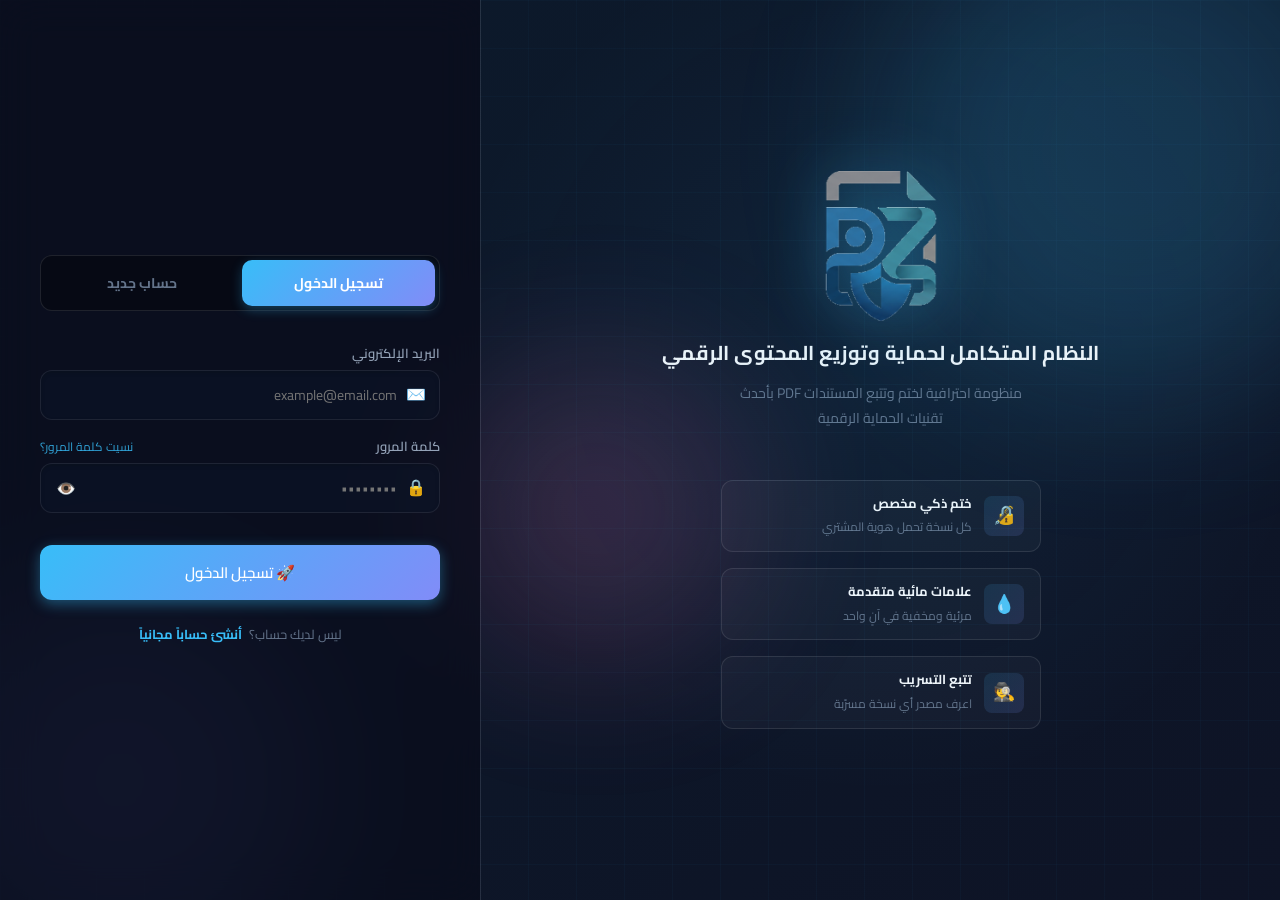
<file: frontend/pages/admin.html>
<!DOCTYPE html>
<html lang="ar" dir="rtl">

<head>
    <meta charset="UTF-8" />
    <meta name="viewport" content="width=device-width, initial-scale=1.0" />
    <title>لوحة التحكم — Z-PACT</title>
  <link rel="icon" href="/frontend/assets/logo.png">

    <!-- Fonts -->
    <link rel="preconnect" href="https://fonts.googleapis.com">
    <link href="https://fonts.googleapis.com/css2?family=Cairo:wght@400;600;700;800&family=Outfit:wght@600;800&display=swap" rel="stylesheet">


    <!-- API Core -->
    <script src="/frontend/js/api.js?v=2.1.0"></script>
    <script src="/frontend/js/chat_notif.js?v=2.1.0"></script>

    <!-- Local Libraries (Zero Tracking Prevention blocks & 100% Offline) -->
    <script src="/frontend/js/vendor/fabric.min.js"></script>
    <script src="/frontend/js/vendor/pdf.min.js"></script>
    <script>
        const pdfjsLib = window['pdfjs-dist/build/pdf'];
        if (pdfjsLib) {
            pdfjsLib.GlobalWorkerOptions.workerSrc = '/frontend/js/vendor/pdf.worker.min.js';
        }
    </script>
    <script src="/frontend/js/vendor/chart.min.js"></script>

    <!-- Global Styles -->
    <link rel="stylesheet" href="/frontend/css/global.css?v=2.1.0">

    <style>
        :root {
            --sidebar-width: 290px;
            --admin-bg-base: #070b16;
            --admin-surface: rgba(13, 20, 38, 0.78);
            --admin-surface-hover: rgba(22, 33, 62, 0.85);
            --admin-border: rgba(255, 255, 255, 0.08);
            --admin-border-glow: rgba(56, 189, 248, 0.3);
            --admin-primary: #38bdf8;
            --admin-secondary: #818cf8;
            --admin-emerald: #10b981;
            --admin-amber: #f59e0b;
            --admin-purple: #a855f7;
            --admin-rose: #f43f5e;
        }

        * {
            box-sizing: border-box;
        }

        body {
            display: flex;
            background: var(--admin-bg-base);
            background-image: 
                radial-gradient(circle at 15% 15%, rgba(56, 189, 248, 0.07) 0%, transparent 45%),
                radial-gradient(circle at 85% 85%, rgba(129, 140, 248, 0.07) 0%, transparent 45%),
                linear-gradient(rgba(255, 255, 255, 0.018) 1px, transparent 1px),
                linear-gradient(90deg, rgba(255, 255, 255, 0.018) 1px, transparent 1px);
            background-size: 100% 100%, 100% 100%, 48px 48px, 48px 48px;
            background-attachment: fixed;
            min-height: 100vh;
            overflow-x: hidden;
            color: #f1f5f9;
            font-family: 'Cairo', sans-serif;
            margin: 0;
            padding: 0;
        }

        /* Ambient Glow Backdrop */
        .ambient-mesh {
            position: fixed;
            inset: 0;
            pointer-events: none;
            z-index: 0;
            overflow: hidden;
        }
        .ambient-orb {
            position: absolute;
            border-radius: 50%;
            filter: blur(100px);
            opacity: 0.15;
            pointer-events: none;
        }
        .ambient-orb-1 { width: 500px; height: 500px; background: #38bdf8; top: -150px; right: -100px; }
        .ambient-orb-2 { width: 450px; height: 450px; background: #6366f1; bottom: -100px; left: -100px; }

        /* ===== Executive Sidebar ===== */
        aside {
            width: var(--sidebar-width);
            background: rgba(10, 15, 30, 0.92);
            backdrop-filter: blur(28px) saturate(190%);
            -webkit-backdrop-filter: blur(28px) saturate(190%);
            border-left: 1px solid var(--admin-border);
            color: var(--text-primary);
            display: flex;
            flex-direction: column;
            position: fixed;
            top: 0;
            bottom: 0;
            right: 0;
            z-index: 100;
            box-shadow: -10px 0 40px rgba(0, 0, 0, 0.65);
        }

        .sidebar-header {
            padding: 1.8rem 1.75rem 1.25rem;
            border-bottom: 1px solid var(--admin-border);
        }

        .sidebar-brand-wrap {
            display: flex;
            align-items: center;
            gap: 12px;
        }

        .sidebar-brand-wrap img {
            width: 42px;
            height: 42px;
            object-fit: contain;
            filter: drop-shadow(0 0 10px rgba(56, 189, 248, 0.5));
            border-radius: 10px;
        }

        .sidebar-brand-title {
            font-family: 'Outfit', sans-serif;
            font-size: 26px;
            font-weight: 900;
            background: linear-gradient(135deg, var(--admin-primary) 0%, var(--admin-secondary) 100%);
            -webkit-background-clip: text;
            background-clip: text;
            -webkit-text-fill-color: transparent;
            letter-spacing: -0.5px;
            margin: 0;
            line-height: 1;
        }

        .sidebar-badge-hq {
            display: inline-flex;
            align-items: center;
            gap: 5px;
            margin-top: 8px;
            padding: 3px 10px;
            border-radius: 20px;
            font-size: 11px;
            font-weight: 800;
            background: rgba(56, 189, 248, 0.1);
            color: var(--admin-primary);
            border: 1px solid rgba(56, 189, 248, 0.25);
            letter-spacing: 0.5px;
        }

        .sidebar-store-link {
            display: flex;
            align-items: center;
            justify-content: space-between;
            margin: 1rem 1.25rem 0.5rem;
            padding: 10px 14px;
            border-radius: 12px;
            background: linear-gradient(135deg, rgba(245, 158, 11, 0.12), rgba(217, 119, 6, 0.05));
            border: 1px solid rgba(245, 158, 11, 0.3);
            color: #fbbf24;
            font-size: 13px;
            font-weight: 800;
            text-decoration: none;
            transition: all 0.25s ease;
        }
        .sidebar-store-link:hover {
            background: linear-gradient(135deg, rgba(245, 158, 11, 0.22), rgba(217, 119, 6, 0.12));
            border-color: rgba(245, 158, 11, 0.6);
            transform: translateY(-2px);
            box-shadow: 0 4px 15px rgba(245, 158, 11, 0.2);
            color: #fff;
        }

        nav {
            flex: 1;
            padding: 1rem 1rem;
            display: flex;
            flex-direction: column;
            gap: 6px;
            overflow-y: auto;
        }

        .nav-item {
            display: flex;
            align-items: center;
            gap: 12px;
            padding: 11px 16px;
            border-radius: 14px;
            color: rgba(255, 255, 255, 0.65);
            font-weight: 700;
            font-size: 14px;
            text-decoration: none;
            transition: all 0.22s cubic-bezier(0.4, 0, 0.2, 1);
            position: relative;
        }

        .nav-item i {
            font-size: 18px;
            display: flex;
            align-items: center;
            justify-content: center;
            width: 28px;
            height: 28px;
            border-radius: 8px;
            background: rgba(255, 255, 255, 0.04);
            transition: all 0.2s;
        }

        .nav-item:hover {
            background: rgba(56, 189, 248, 0.08);
            color: #ffffff;
            transform: translateX(-4px);
        }
        .nav-item:hover i {
            background: rgba(56, 189, 248, 0.18);
            transform: scale(1.1);
        }

        .nav-item.active {
            background: linear-gradient(135deg, rgba(56, 189, 248, 0.16) 0%, rgba(99, 102, 241, 0.1) 100%);
            border-right: 3px solid var(--admin-primary);
            color: #38bdf8;
            font-weight: 800;
            box-shadow: 0 4px 20px rgba(56, 189, 248, 0.12);
        }
        .nav-item.active i {
            background: rgba(56, 189, 248, 0.25);
            color: #fff;
            filter: drop-shadow(0 0 6px rgba(56, 189, 248, 0.6));
        }

        .sidebar-footer {
            padding: 1.25rem 1.25rem;
            border-top: 1px solid var(--admin-border);
            display: flex;
            flex-direction: column;
            gap: 10px;
            background: rgba(7, 11, 24, 0.6);
        }

        .admin-profile-pill {
            display: flex;
            align-items: center;
            gap: 10px;
            padding: 8px 12px;
            border-radius: 12px;
            background: rgba(255, 255, 255, 0.03);
            border: 1px solid rgba(255, 255, 255, 0.06);
        }

        .admin-avatar {
            width: 34px;
            height: 34px;
            border-radius: 50%;
            background: linear-gradient(135deg, #0284c7, #6366f1);
            display: flex;
            align-items: center;
            justify-content: center;
            font-size: 16px;
            box-shadow: 0 0 10px rgba(56, 189, 248, 0.4);
            flex-shrink: 0;
        }

        .admin-info-text {
            flex: 1;
            overflow: hidden;
        }
        .admin-info-name {
            font-size: 13px;
            font-weight: 800;
            color: #fff;
            white-space: nowrap;
            overflow: hidden;
            text-overflow: ellipsis;
        }
        .admin-info-role {
            font-size: 11px;
            color: var(--admin-primary);
            font-weight: 700;
        }

        /* ===== Main Content Area ===== */
        main {
            flex: 1;
            margin-right: var(--sidebar-width);
            padding: 2rem 2.5rem;
            max-width: 1400px;
            width: calc(100% - var(--sidebar-width));
            position: relative;
            z-index: 1;
        }

        /* Executive Header */
        .executive-header {
            display: flex;
            justify-content: space-between;
            align-items: center;
            margin-bottom: 2rem;
            padding-bottom: 1.25rem;
            border-bottom: 1px solid var(--admin-border);
            flex-wrap: wrap;
            gap: 1rem;
        }

        .header-title-box h1 {
            font-size: 26px;
            font-weight: 900;
            margin: 0;
            color: #fff;
            letter-spacing: -0.5px;
            display: flex;
            align-items: center;
            gap: 12px;
        }

        .header-meta-box {
            display: flex;
            align-items: center;
            gap: 12px;
            flex-wrap: wrap;
        }

        .system-pulse-badge {
            display: inline-flex;
            align-items: center;
            gap: 8px;
            background: rgba(16, 185, 129, 0.1);
            border: 1px solid rgba(16, 185, 129, 0.25);
            padding: 6px 14px;
            border-radius: 20px;
            font-size: 12px;
            font-weight: 800;
            color: #10b981;
        }
        .pulse-dot {
            width: 8px;
            height: 8px;
            border-radius: 50%;
            background: #10b981;
            box-shadow: 0 0 10px #10b981;
            animation: pulseDot 2s infinite ease-in-out;
        }
        @keyframes pulseDot {
            0% { transform: scale(0.9); opacity: 0.7; }
            50% { transform: scale(1.3); opacity: 1; box-shadow: 0 0 15px #10b981; }
            100% { transform: scale(0.9); opacity: 0.7; }
        }

        .date-live-badge {
            display: inline-flex;
            align-items: center;
            gap: 6px;
            background: rgba(255, 255, 255, 0.04);
            border: 1px solid var(--admin-border);
            padding: 6px 14px;
            border-radius: 20px;
            font-size: 12px;
            font-weight: 700;
            color: #94a3b8;
        }

        .header-store-btn {
            display: inline-flex;
            align-items: center;
            gap: 6px;
            background: linear-gradient(135deg, rgba(56, 189, 248, 0.15), rgba(99, 102, 241, 0.1));
            border: 1px solid rgba(56, 189, 248, 0.35);
            color: #38bdf8;
            padding: 7px 16px;
            border-radius: 12px;
            font-size: 13px;
            font-weight: 800;
            text-decoration: none;
            transition: all 0.2s;
        }
        .header-store-btn:hover {
            background: linear-gradient(135deg, rgba(56, 189, 248, 0.25), rgba(99, 102, 241, 0.2));
            border-color: #38bdf8;
            color: #fff;
            transform: translateY(-2px);
            box-shadow: 0 4px 15px rgba(56, 189, 248, 0.3);
        }

        /* ===== Quick Actions Hub ===== */
        .admin-quick-hub {
            background: linear-gradient(145deg, rgba(17, 24, 46, 0.7) 0%, rgba(11, 17, 33, 0.85) 100%);
            border: 1px solid var(--admin-border);
            border-radius: 20px;
            padding: 1.25rem 1.5rem;
            margin-bottom: 2rem;
            box-shadow: 0 8px 30px rgba(0, 0, 0, 0.35);
            backdrop-filter: blur(16px);
        }
        .quick-hub-title {
            font-size: 14px;
            font-weight: 800;
            color: #cbd5e1;
            margin-bottom: 12px;
            display: flex;
            align-items: center;
            gap: 8px;
        }
        .quick-hub-actions {
            display: flex;
            gap: 12px;
            flex-wrap: wrap;
        }
        .quick-hub-btn {
            border: none;
            padding: 10px 18px;
            border-radius: 14px;
            font-size: 13px;
            font-weight: 800;
            display: flex;
            align-items: center;
            gap: 8px;
            cursor: pointer;
            transition: all 0.22s cubic-bezier(0.4, 0, 0.2, 1);
            font-family: inherit;
            text-decoration: none;
        }
        .quick-hub-btn:hover {
            transform: translateY(-2px);
        }
        .btn-glow-primary {
            background: linear-gradient(135deg, #0ea5e9, #2563eb);
            color: #fff;
            box-shadow: 0 4px 18px rgba(14, 165, 233, 0.4);
        }
        .btn-glow-cyan {
            background: rgba(56, 189, 248, 0.1);
            border: 1px solid rgba(56, 189, 248, 0.35);
            color: #38bdf8;
        }
        .btn-glow-amber {
            background: rgba(245, 158, 11, 0.1);
            border: 1px solid rgba(245, 158, 11, 0.35);
            color: #fbbf24;
        }
        .btn-glow-emerald {
            background: rgba(16, 185, 129, 0.1);
            border: 1px solid rgba(16, 185, 129, 0.35);
            color: #34d399;
        }

        /* ===== Bento-Grid KPI Stat Cards ===== */
        .stats-grid {
            display: grid;
            grid-template-columns: repeat(auto-fit, minmax(230px, 1fr));
            gap: 1.25rem;
            margin-bottom: 2rem;
        }

        .stat-card {
            background: linear-gradient(145deg, rgba(17, 24, 46, 0.8) 0%, rgba(11, 17, 33, 0.95) 100%);
            border: 1px solid var(--admin-border);
            border-radius: 20px;
            padding: 1.4rem;
            display: flex;
            align-items: center;
            gap: 1rem;
            position: relative;
            overflow: hidden;
            box-shadow: 0 8px 30px rgba(0, 0, 0, 0.35);
            backdrop-filter: blur(16px);
            transition: all 0.25s cubic-bezier(0.34, 1.56, 0.64, 1);
        }

        .stat-card:hover {
            transform: translateY(-4px);
            box-shadow: 0 16px 40px rgba(0, 0, 0, 0.55);
        }

        .stat-icon {
            width: 54px;
            height: 54px;
            border-radius: 16px;
            display: flex;
            align-items: center;
            justify-content: center;
            font-size: 24px;
            flex-shrink: 0;
            transition: transform 0.25s ease;
        }
        .stat-card:hover .stat-icon {
            transform: scale(1.1);
        }

        .stat-info {
            flex: 1;
            overflow: hidden;
        }

        .stat-info h3 {
            font-size: 13px;
            color: #94a3b8;
            margin: 0 0 4px;
            font-weight: 700;
        }

        .stat-info div {
            font-family: 'Outfit', 'Cairo', sans-serif;
            font-size: 28px;
            font-weight: 900;
            color: #fff;
            line-height: 1.1;
            letter-spacing: -0.5px;
        }

        .stat-trend {
            display: inline-flex;
            align-items: center;
            gap: 4px;
            margin-top: 6px;
            font-size: 11px;
            font-weight: 700;
            color: #cbd5e1;
            opacity: 0.85;
        }

        /* Neon Color Variations for KPI Cards */
        .stat-card.stat-cyan {
            border-color: rgba(56, 189, 248, 0.25);
        }
        .stat-card.stat-cyan .stat-icon {
            background: rgba(56, 189, 248, 0.12);
            color: #38bdf8;
            border: 1px solid rgba(56, 189, 248, 0.3);
            box-shadow: 0 0 16px rgba(56, 189, 248, 0.25);
        }
        .stat-card.stat-cyan:hover {
            border-color: rgba(56, 189, 248, 0.5);
            box-shadow: 0 16px 40px rgba(56, 189, 248, 0.2);
        }

        .stat-card.stat-emerald {
            border-color: rgba(16, 185, 129, 0.25);
        }
        .stat-card.stat-emerald .stat-icon {
            background: rgba(16, 185, 129, 0.12);
            color: #10b981;
            border: 1px solid rgba(16, 185, 129, 0.3);
            box-shadow: 0 0 16px rgba(16, 185, 129, 0.25);
        }
        .stat-card.stat-emerald:hover {
            border-color: rgba(16, 185, 129, 0.5);
            box-shadow: 0 16px 40px rgba(16, 185, 129, 0.2);
        }

        .stat-card.stat-amber {
            border-color: rgba(245, 158, 11, 0.25);
        }
        .stat-card.stat-amber .stat-icon {
            background: rgba(245, 158, 11, 0.12);
            color: #fbbf24;
            border: 1px solid rgba(245, 158, 11, 0.3);
            box-shadow: 0 0 16px rgba(245, 158, 11, 0.25);
        }
        .stat-card.stat-amber:hover {
            border-color: rgba(245, 158, 11, 0.5);
            box-shadow: 0 16px 40px rgba(245, 158, 11, 0.2);
        }

        .stat-card.stat-purple {
            border-color: rgba(168, 85, 247, 0.25);
        }
        .stat-card.stat-purple .stat-icon {
            background: rgba(168, 85, 247, 0.12);
            color: #c084fc;
            border: 1px solid rgba(168, 85, 247, 0.3);
            box-shadow: 0 0 16px rgba(168, 85, 247, 0.25);
        }
        .stat-card.stat-purple:hover {
            border-color: rgba(168, 85, 247, 0.5);
            box-shadow: 0 16px 40px rgba(168, 85, 247, 0.2);
        }

        .stat-card.stat-rose {
            border-color: rgba(244, 63, 94, 0.25);
        }
        .stat-card.stat-rose .stat-icon {
            background: rgba(244, 63, 94, 0.12);
            color: #fb7185;
            border: 1px solid rgba(244, 63, 94, 0.3);
            box-shadow: 0 0 16px rgba(244, 63, 94, 0.25);
        }
        .stat-card.stat-rose:hover {
            border-color: rgba(244, 63, 94, 0.5);
            box-shadow: 0 16px 40px rgba(244, 63, 94, 0.2);
        }

        /* ===== Cards & Containers ===== */
        .card {
            background: linear-gradient(145deg, rgba(17, 24, 46, 0.75) 0%, rgba(11, 17, 33, 0.9) 100%);
            border: 1px solid var(--admin-border);
            border-radius: 20px;
            padding: 1.6rem;
            box-shadow: 0 10px 30px rgba(0, 0, 0, 0.35);
            backdrop-filter: blur(20px);
            margin-bottom: 1.5rem;
        }

        .panel {
            display: none;
            animation: panelFadeIn 0.32s cubic-bezier(0.4, 0, 0.2, 1);
        }
        .panel.active {
            display: block;
        }
        @keyframes panelFadeIn {
            from { opacity: 0; transform: translateY(8px); }
            to { opacity: 1; transform: translateY(0); }
        }

        /* ===== Tables Styling ===== */
        .table-container {
            background: rgba(11, 17, 33, 0.75);
            border-radius: 18px;
            border: 1px solid var(--admin-border);
            overflow: hidden;
            margin-top: 1.25rem;
            box-shadow: 0 8px 30px rgba(0, 0, 0, 0.3);
        }

        table {
            width: 100%;
            border-collapse: collapse;
            text-align: right;
        }

        th {
            background: rgba(255, 255, 255, 0.035);
            padding: 14px 18px;
            font-size: 13px;
            font-weight: 800;
            color: #94a3b8;
            border-bottom: 1px solid var(--admin-border);
            letter-spacing: 0.3px;
        }

        td {
            padding: 14px 18px;
            border-bottom: 1px solid rgba(255, 255, 255, 0.05);
            font-size: 14px;
            vertical-align: middle;
            color: #e2e8f0;
            transition: background 0.15s ease;
        }

        tr:hover td {
            background: rgba(56, 189, 248, 0.03);
        }

        tr:last-child td {
            border-bottom: none;
        }

        .material-title {
            font-weight: 800;
            display: flex;
            align-items: center;
            gap: 12px;
            color: #fff;
        }

        .material-icon {
            font-size: 24px;
            width: 38px;
            height: 38px;
            border-radius: 10px;
            background: rgba(56, 189, 248, 0.1);
            display: flex;
            align-items: center;
            justify-content: center;
            border: 1px solid rgba(56, 189, 248, 0.2);
            flex-shrink: 0;
        }

        .actions {
            display: flex;
            gap: 8px;
            align-items: center;
        }

        /* Advanced Designer Essentials */
        #layout-modal.show {
            display: block;
            opacity: 1;
            pointer-events: auto;
        }

        .designer-overlay {
            position: fixed;
            inset: 0;
            background: #1e293b;
            z-index: 2000;
            display: flex;
            flex-direction: column;
            color: #f1f5f9;
            opacity: 0;
            pointer-events: none;
            transition: opacity 0.3s ease;
            width: 100vw;
            height: 100vh;
            overflow: hidden; /* Overlay itself never scrolls */
        }

        .designer-overlay.show {
            opacity: 1;
            pointer-events: all;
        }

        .designer-header {
            height: 60px;
            background: #0f172a;
            border-bottom: 1px solid #334155;
            display: flex;
            align-items: center;
            padding: 0 1.5rem;
            justify-content: space-between;
        }

        .designer-body {
            position: relative;
            flex: 1;
            display: flex;
            flex-direction: row;
            width: 100%;
            height: calc(100vh - 60px); /* Explicit height limit */
            min-height: 0;
            overflow: hidden;
        }

        /* Sidebars */
        .designer-sidebar {
            width: 300px;
            height: 100%;
            background: #1e293b;
            border-left: 1px solid #334155;
            border-right: 1px solid #334155;
            display: flex;
            flex-direction: column;
            padding: 1.5rem;
            overflow-y: auto;
            flex-shrink: 0;
            min-height: 0;
        }

        .designer-tool-btn {
            width: 100%;
            background: #334155;
            border: 1px solid #475569;
            color: #fff;
            padding: 12px;
            border-radius: 8px;
            margin-bottom: 10px;
            display: flex;
            align-items: center;
            gap: 10px;
            font-weight: 600;
            transition: all 0.2s;
        }

        .designer-tool-btn:hover {
            background: #475569;
        }

        /* Canvas Workspace */
        .designer-workspace {
            flex: 1;
            height: 100%;
            background: #0f172a;
            display: flex;
            flex-direction: column;
            position: relative;
            overflow: hidden;
            min-width: 0;
            min-height: 0;
        }

        .canvas-container-wrapper {
            flex: 1;
            overflow: auto !important;
            padding: 100px;
            background: #020617;
            /* Extra styles for debug scrollbar prominence */
            scrollbar-width: thick;
            scrollbar-color: #4338ca #1e293b;
            display: flex; /* Still flex, but we'll use margin:auto on child */
        }

        /* Make scrollbars clearly visible */
        .canvas-container-wrapper::-webkit-scrollbar {
            width: 12px;
            height: 12px;
        }
        .canvas-container-wrapper::-webkit-scrollbar-track {
            background: #1e293b;
        }
        .canvas-container-wrapper::-webkit-scrollbar-thumb {
            background: #475569;
            border-radius: 6px;
            border: 3px solid #1e293b;
        }
        .canvas-container-wrapper::-webkit-scrollbar-thumb:hover {
            background: #64748b;
        }

        .designer-canvas-container {
            background: #fff;
            box-shadow: 0 0 50px rgba(0, 0, 0, 0.5);
            position: relative;
            margin: auto; /* Force alignment but allow overflow scrolling */
        }

        /* HTML Overlay for Arabic stamp labels */
        #stamp-labels-overlay {
            position: absolute;
            top: 0; left: 0;
            width: 100%; height: 100%;
            pointer-events: none;
            overflow: hidden;
            z-index: 20;
        }
        .stamp-label-html {
            position: absolute;
            transform: translate(-50%, -50%);
            background: rgba(255,255,255,0.92);
            border: 2px solid #6366f1;
            border-radius: 6px;
            padding: 4px 10px;
            font-family: 'Cairo', Arial, sans-serif;
            font-size: 13px;
            font-weight: 700;
            color: #1e293b;
            white-space: nowrap;
            direction: rtl;
            unicode-bidi: embed;
            box-shadow: 0 2px 8px rgba(0,0,0,0.15);
            pointer-events: none;
        }
        .stamp-label-html.global {
            border-color: #3b82f6;
            background: rgba(239,246,255,0.95);
        }

        /* Responsive Controls in Header */
        .header-nav {
            display: flex;
            align-items: center;
            gap: 1.5rem;
            background: rgba(255, 255, 255, 0.05);
            padding: 4px 16px;
            border-radius: 8px;
            border: 1px solid rgba(255, 255, 255, 0.1);
        }

        .strip-btn {
            background: none;
            border: none;
            color: #fff;
            display: flex;
            align-items: center;
            gap: 8px;
            font-size: 13px;
            font-weight: 700;
            cursor: pointer;
            padding: 8px 12px;
            border-radius: 20px;
            transition: background 0.2s;
        }

        .strip-btn:hover {
            background: rgba(255, 255, 255, 0.1);
        }

        .strip-btn.primary {
            background: var(--primary);
            color: #fff;
            padding: 8px 20px;
        }

        .strip-btn.primary:hover {
            background: #4f46e5;
        }

        /* Properties Panel */
        .prop-group {
            margin-bottom: 1.5rem;
        }

        .prop-label {
            display: block;
            font-size: 12px;
            color: #94a3b8;
            margin-bottom: 6px;
        }

        .prop-input {
            width: 100%;
            background: #0f172a;
            border: 1px solid #334155;
            color: #fff;
            padding: 8px;
            border-radius: 6px;
            font-size: 14px;
        }

        /* Pagination UI */
        .page-nav {
            display: flex;
            align-items: center;
            gap: 10px;
            color: #fff;
        }

        .page-btn {
            background: #334155;
            border: none;
            color: #fff;
            width: 30px;
            height: 30px;
            border-radius: 4px;
            display: flex;
            align-items: center;
            justify-content: center;
        }

        .page-btn:disabled {
            opacity: 0.3;
        }

        /* Tracking Results */
        #leak-results {
            margin-top: 2rem;
            padding: 2rem;
            border: 2px solid var(--success);
            background: var(--success-light);
            border-radius: var(--radius-lg);
        }

        .result-item {
            display: flex;
            justify-content: space-between;
            padding: 10px 0;
            border-bottom: 1px solid rgba(0, 0, 0, 0.05);
        }

        .result-item:last-child {
            border-bottom: none;
        }

        .result-label {
            font-weight: 700;
            color: var(--text-secondary);
        }

        /* Toast */
        #toast {
            position: fixed;
            bottom: 2rem;
            left: 2rem;
            z-index: 99999;
            animation: fadeIn 0.3s ease;
        }

        @media (max-width: 900px) {
            aside {
                transform: translateX(100%);
            }

            main {
                margin-right: 0;
            }
        }
        .modal-overlay.show {
            display: flex !important;
            opacity: 1;
            pointer-events: all;
        }
    
        /* Native-App Mobile Layout Optimization */
        @media (max-width: 768px) {
            aside {
                bottom: 0;
                top: auto;
                left: 0;
                right: 0;
                width: 100%;
                height: 75px;
                flex-direction: row;
                border-left: none;
                border-top: 1px solid var(--border);
                z-index: 1000;
                padding: 0;
                background: rgba(15, 23, 42, 0.95);
            }
            .sidebar-header, .sidebar-footer { display: none !important; }
            nav {
                flex-direction: row;
                justify-content: space-around;
                align-items: center;
                padding: 0;
                width: 100%;
            }
            .nav-item {
                flex-direction: column;
                gap: 4px;
                font-size: 11px;
                padding: 8px;
                background: transparent !important;
            }
            .nav-item i { font-size: 20px; margin-bottom: 2px; }
            .nav-item.active { color: var(--primary); }
            main {
                margin-right: 0;
                padding: 1rem;
                padding-bottom: 90px; /* space for bottom nav */
            }
            .stats-grid {
                grid-template-columns: 1fr;
            }
            .grid-2, .grid-3 { grid-template-columns: 1fr !important; }
            .table-container { overflow-x: auto; }
            .modal.card { width: 95% !important; margin: 10px; }
            .executive-header { flex-direction: column; align-items: flex-start; gap: 10px; }
            .header-meta-box { width: 100%; justify-content: space-between; }
        }

        /* Mobile Drawer for Aside */
        @media (max-width: 900px) {
            aside {
                position: fixed !important;
                top: 0 !important;
                bottom: 0 !important;
                right: 0 !important;
                width: 280px !important;
                height: 100vh !important;
                flex-direction: column !important;
                z-index: 3500 !important;
                transform: translateX(100%);
                transition: transform 0.3s cubic-bezier(0.4, 0, 0.2, 1);
                display: flex !important;
                background: rgba(10, 15, 30, 0.96) !important;
            }
            aside.show {
                transform: translateX(0) !important;
            }
            .sidebar-header, .sidebar-footer {
                display: flex !important;
            }
            nav {
                flex-direction: column !important;
                padding: 1rem !important;
            }
            .nav-item {
                flex-direction: row !important;
                font-size: 14px !important;
                padding: 11px 16px !important;
                gap: 12px !important;
            }
            main {
                margin-right: 0 !important;
                padding: 1.25rem !important;
                width: 100% !important;
            }
            .mobile-menu-btn {
                display: flex !important;
            }
        }
    </style>
</head>

<body>

    <!-- Ambient Background Lighting Mesh -->
    <div class="ambient-mesh">
        <div class="ambient-orb ambient-orb-1"></div>
        <div class="ambient-orb ambient-orb-2"></div>
    </div>

    <!-- Sidebar Overlay for Mobile -->
    <div id="sidebar-overlay" class="modal-overlay hidden" onclick="toggleSidebar()" style="background:rgba(0,0,0,0.65);z-index:3400;"></div>

    <!-- Fullscreen Loader (For Test Download) -->
    <div id="fullscreen-loader" class="modal-overlay hidden" style="z-index: 9999; flex-direction: column; background: rgba(15, 23, 42, 0.95); backdrop-filter: blur(12px);">
        <div class="spinner" style="width: 54px; height: 54px; border-width: 4px; border-top-color: var(--admin-primary);"></div>
        <h3 class="mt-2" style="color: white; font-weight: 800; font-size: 18px;">جاري تجهيز النسخة التجريبية...</h3>
        <p style="color: #94a3b8; font-size: 14px; margin-top: 5px;">قد تستغرق العملية بضع ثواني، يرجى الانتظار.</p>
    </div>

    <!-- Sidebar -->
    <aside id="sidebar">
        <div class="sidebar-header">
            <div class="sidebar-brand-wrap">
                <img id="admin-logo-img" src="/frontend/assets/logo.png" alt="Z-PACT">
                <div>
                    <h1 class="sidebar-brand-title" id="admin-logo-text">Z-PACT</h1>
                    <div class="sidebar-badge-hq"><span>🛡️</span> مركز القيادة والتحكم</div>
                </div>
            </div>
        </div>

        <!-- Direct Store Link -->
        <a href="store.html" class="sidebar-store-link" target="_blank" title="تصفح متجر المنصة">
            <span>🏪 متجر المواد المحمية</span>
            <span style="font-size:11px;opacity:0.85;">معاينة ↗</span>
        </a>

        <nav>
            <a href="#" class="nav-item active" onclick="switchPanel('dashboard', event)">
                <i>📊</i> <span>نظرة عامة</span>
            </a>
            <a href="#" class="nav-item" onclick="switchPanel('materials', event)">
                <i>📄</i> <span>الملفات والمعروضات</span>
            </a>
            <a href="#" class="nav-item" onclick="switchPanel('tracking', event)">
                <i>🔍</i> <span>تتبع التسريبات</span>
            </a>
            <a href="#" class="nav-item" onclick="switchPanel('users', event)">
                <i>👥</i> <span>إدارة المستخدمين</span>
            </a>
            <a href="#" class="nav-item" id="nav-spending" onclick="switchPanel('spending', event)">
                <i>💎</i> <span>مستويات الولاء</span>
            </a>
            <a href="#" class="nav-item" onclick="switchPanel('blacklist', event)">
                <i>🚫</i> <span>القائمة السوداء</span>
            </a>
            <a href="#" class="nav-item" onclick="switchPanel('downloads', event)">
                <i>📥</i> <span>سجل التحميلات</span>
            </a>
            <a href="#" class="nav-item" onclick="switchPanel('system-tools', event)">
                <i>🛠️</i> <span>أدوات النظام</span>
            </a>
            <a href="settings.html" class="nav-item">
                <i>⚙️</i> <span>الإعدادات</span>
            </a>
        </nav>

        <div class="sidebar-footer">
            <div class="admin-profile-pill">
                <div class="admin-avatar">👤</div>
                <div class="admin-info-text">
                    <div class="admin-info-name" id="sidebar-admin-name">مصطفى (المدير)</div>
                    <div class="admin-info-role">Super Admin</div>
                </div>
            </div>
            <button class="btn btn-ghost btn-full" style="color:#ef4444; border:1px solid rgba(239,68,68,0.25); background:rgba(239,68,68,0.06); font-weight:800; border-radius:12px;" onclick="handleLogout()">
                <i>🚪</i> تسجيل الخروج
            </button>
        </div>
    </aside>

    <!-- Main Content -->
    <main>

        <!-- Executive Top Command Bar -->
        <header class="executive-header">
            <div class="flex gap-2 align-center">
                <button class="btn btn-ghost mobile-menu-btn" onclick="toggleSidebar()" style="display:none; padding:8px 12px; font-size:20px; border:1px solid var(--admin-border); border-radius:10px;">☰</button>
                <div class="header-title-box">
                    <h1 id="panel-title">
                        <span>📊</span> <span>لوحة التحكم الإدارية</span>
                    </h1>
                </div>
            </div>
            <div class="header-meta-box">
                <div class="system-pulse-badge">
                    <span class="pulse-dot"></span>
                    <span>النظام متصل ومحمى بالكامل</span>
                </div>
                <div class="date-live-badge" id="admin-date-badge">
                    <span>📅</span> <span id="admin-current-date">اليوم</span>
                </div>
                <a href="store.html" target="_blank" class="header-store-btn">
                    <span>🏪</span> <span>زيارة المتجر</span>
                </a>
                <div class="badge badge-primary" style="background:linear-gradient(135deg, rgba(56,189,248,0.2), rgba(99,102,241,0.15)); border:1px solid rgba(56,189,248,0.4); color:#38bdf8; padding:6px 14px; border-radius:12px; font-weight:800; font-size:13px;">
                    <span id="admin-name">مصطفى</span> (مسؤول)
                </div>
            </div>
        </header>

        <!-- UI Alert -->
        <div id="ui-alert" class="hidden"></div>

        <!-- ===== PANEL: DASHBOARD ===== -->
        <div id="panel-dashboard" class="panel active">
            <!-- Quick Hub Actions -->
            <div class="admin-quick-hub">
                <div class="quick-hub-title">
                    <span>⚡ إجراءات المشرف السريعة</span>
                </div>
                <div class="quick-hub-actions">
                    <button class="quick-hub-btn btn-glow-primary" onclick="openUploadModal()">
                        <i>➕</i> <span>رفع مذكرة جديدة</span>
                    </button>
                    <button class="quick-hub-btn btn-glow-cyan" onclick="switchPanel('tracking', event)">
                        <i>🔍</i> <span>كشف تسريب ملف</span>
                    </button>
                    <button class="quick-hub-btn btn-glow-amber" onclick="switchPanel('users', event)">
                        <i>👥</i> <span>إدارة الأرصدة والمستخدمين</span>
                    </button>
                    <a href="store.html" class="quick-hub-btn btn-glow-emerald" target="_blank">
                        <i>🏪</i> <span>تصفح متجر المنصة</span>
                    </a>
                </div>
            </div>

            <!-- Bento-Grid KPI Stat Cards -->
            <div class="stats-grid">
                <div class="stat-card stat-cyan">
                    <div class="stat-icon">📄</div>
                    <div class="stat-info">
                        <h3>إجمالي الملفات</h3>
                        <div id="stat-total-materials">0</div>
                        <span class="stat-trend"><span>⚡</span> ملفات رقمية محمية</span>
                    </div>
                </div>
                <div class="stat-card stat-emerald">
                    <div class="stat-icon">✅</div>
                    <div class="stat-info">
                        <h3>ملفات منشورة</h3>
                        <div id="stat-published-materials">0</div>
                        <span class="stat-trend"><span>🟢</span> جاهزة للبيع بالمتجر</span>
                    </div>
                </div>
                <div class="stat-card stat-amber">
                    <div class="stat-icon">🪙</div>
                    <div class="stat-info">
                        <h3>متوسط السعر</h3>
                        <div id="stat-avg-price">0 كوينز</div>
                        <span class="stat-trend"><span>💎</span> تسعير متوازن</span>
                    </div>
                </div>
                <div class="stat-card stat-purple">
                    <div class="stat-icon">👥</div>
                    <div class="stat-info">
                        <h3>إجمالي المستخدمين</h3>
                        <div id="stat-total-users">0</div>
                        <span class="stat-trend"><span>📈</span> حسابات موثقة</span>
                    </div>
                </div>
                <div class="stat-card stat-rose">
                    <div class="stat-icon">💰</div>
                    <div class="stat-info">
                        <h3>إجمالي الأرباح والمبيعات</h3>
                        <div id="stat-total-revenue">0 ج.م</div>
                        <span class="stat-trend"><span>🔥</span> إجمالي العمليات</span>
                    </div>
                </div>
            </div>

            <div class="grid-2 gap-2 mb-3">
                <div class="card">
                    <h2 class="mb-2" style="font-size: 16px; font-weight: 800; color: #fff; display: flex; align-items: center; gap: 8px;">
                        <span>📊</span> <span>اتجاه الأرباح (آخر 30 يوم)</span>
                    </h2>
                    <canvas id="revenueChart" height="200"></canvas>
                </div>
                <div class="card">
                    <h2 class="mb-2" style="font-size: 16px; font-weight: 800; color: #fff; display: flex; align-items: center; gap: 8px;">
                        <span>👥</span> <span>نمو المستخدمين والعملاء</span>
                    </h2>
                    <canvas id="usersChart" height="200"></canvas>
                </div>
            </div>

            <div class="grid-2 gap-2">
                <div class="card">
                    <h2 class="mb-2" style="font-size: 16px; font-weight: 800; color: #fff; display: flex; align-items: center; gap: 8px;">
                        <span>🔝</span> <span>الأكثر طلباً ومبيعاً</span>
                    </h2>
                    <div id="top-selling-list" class="flex flex-column gap-2">
                        <!-- JS Injected -->
                    </div>
                </div>
                <div class="card">
                    <h2 class="mb-2" style="font-size: 16px; font-weight: 800; color: #fff; display: flex; align-items: center; gap: 8px;">
                        <span>🔔</span> <span>تنبيهات وحالة النظام</span>
                    </h2>
                    <div id="system-alerts" style="font-size: 13px; color: var(--text-muted); line-height: 1.6;">
                        لا توجد تنبيهات عاجلة حالياً. حماية التتبع والأختام الذكية تعمل بكفاءة 100%.
                    </div>
                </div>
            </div>
        </div>

        <!-- ===== PANEL: MATERIALS ===== -->
        <div id="panel-materials" class="panel">
            <div class="flex-between mb-2">
                <h2 style="font-size: 18px; font-weight: 700;">قائمة الملفات</h2>
                <button class="btn btn-primary" onclick="openUploadModal()">
                    <i>➕</i> رفع ملف جديد
                </button>
            </div>

            <div class="table-container">
                <table id="materials-table">
                    <thead>
                        <tr>
                            <th>الملف</th>
<!-- <th>السعر النقدي</th> -->
                            <th>سعر الكوينز</th>
                            <th>الصفحات</th>
                            <th>الحالة</th>
                            <th>الإجراءات</th>
                        </tr>
                    </thead>
                    <tbody id="materials-tbody">
                        <!-- Rows will be injected here -->
                    </tbody>
                </table>
                <div id="table-loader" class="text-center p-3 hidden">
                    <div class="spinner" style="margin: 0 auto;"></div>
                </div>
            </div>
        </div>

        <!-- ===== PANEL: TRACKING ===== -->
        <div id="panel-tracking" class="panel">
            <div class="card">
                <h2 class="mb-1" style="font-size: 18px;">تتبع مصدر الملف المسرّب</h2>
                <p class="text-muted mb-2">أدخل كود العلامة المخفية (Hidden Mark) المستخرج من الملف المسرّب للكشف عن هوية المشتري.</p>

                <div class="flex gap-2">
                    <input type="text" id="tracking-input" class="form-input"
                        placeholder="مثال: PID:123|PAGE:1|abc12345" style="flex:1">
                    <button class="btn btn-primary" id="track-btn" onclick="handleTrackLeak()">بحث وتتبع</button>
                </div>

                <div id="tracking-loader" class="text-center mt-3 hidden">
                    <div class="spinner" style="margin: 0 auto;"></div>
                    <p class="mt-1">جارِ البحث في قاعدة البيانات الرقمية...</p>
                </div>

                <div id="leak-results" class="hidden">
                    <h3 class="mb-2 text-success">✓ تم العثور على المسرّب!</h3>
                    <div class="grid-2 gap-2 mb-2">
                        <div style="background:var(--bg-input); padding:15px; border-radius:var(--radius-md); border:1px solid var(--border)">
                            <h4 style="margin-bottom:10px; font-weight:700; color:var(--primary)">👤 بيانات المستخدم الأصلية</h4>
                            <div class="result-item"><span class="result-label">ID النظام:</span> <span id="res-user-id"></span></div>
                            <div class="result-item"><span class="result-label">الاسم الحقيقي:</span> <span id="res-user-name"></span></div>
                            <div class="result-item"><span class="result-label">الإيميل:</span> <span id="res-user-email"></span></div>
                            <button id="ban-btn-leak" class="btn btn-sm btn-danger btn-full mt-2" onclick="handleBanUserFromLeak()">🚫 حظر هذا المستخدم فوراً</button>
                        </div>
                        <div style="background:rgba(239,68,68,0.1); padding:15px; border-radius:var(--radius-md); border:1px solid rgba(239,68,68,0.3)">
                            <h4 style="margin-bottom:10px; font-weight:700; color:#ef4444">📄 بيانات المذكرة المسرّبة</h4>
                            <div class="result-item"><span class="result-label">رقم العملية:</span> <span id="res-purchase-id"></span></div>
                            <div class="result-item"><span class="result-label">المذكرة:</span> <span id="res-mat-name"></span></div>
                            <div class="result-item"><span class="result-label">تاريخ الشراء:</span> <span id="res-date"></span></div>
                            <div class="result-item"><span class="result-label">اسم الختم:</span> <span id="res-stamp-name"></span></div>
                            <div class="result-item"><span class="result-label">هاتف الختم:</span> <span id="res-stamp-phone"></span></div>
                        </div>
                    </div>
                    <div style="background:var(--bg-input); padding:15px; border-radius:var(--radius-md); border:1px solid var(--border); margin-top:10px">
                        <h4 style="margin-bottom:10px; font-weight:700">📜 سجل الملفات المحتمل تسريبها (<span id="res-history-count">0</span>)</h4>
                        <div id="res-history-list" style="max-height: 200px; overflow-y:auto; font-size:13px;"></div>
                    </div>
                </div>
            </div>
        </div>

        <!-- ===== PANEL: USERS ===== -->
        <div id="panel-users" class="panel">
            <div class="card">
                <div class="flex-between mb-2">
                    <h2 style="font-size: 18px; font-weight: 700;">👥 إدارة الحسابات والأرصدة</h2>
                    <div style="display:flex; gap:10px;">
                        <input type="text" id="user-search" placeholder="ابحث بالاسم، الإيميل أو الـ ID..." class="input" style="width:250px" onkeyup="if(event.key==='Enter') loadUsers()">
                        <button class="btn btn-primary" onclick="loadUsers()">🔍 بحث</button>
                    </div>
                </div>
                <div class="table-container">
                    <table id="users-table">
                        <thead>
                            <tr>
                                <th>ID</th>
                                <th>المستخدم</th>
                                <th>الإيميل</th>
                                <th>الرصيد (كوينز)</th>
                                <th>التاريخ</th>
                                <th>الحالة</th>
                                <th>الأجهزة</th>
                                <th>الإجراءات</th>
                            </tr>
                        </thead>
                        <tbody id="users-tbody">
                            <!-- Rows injected via JS -->
                        </tbody>
                    </table>
                </div>
            </div>
        </div>

        <!-- ===== PANEL: SPENDING LEVELS ===== -->
        <div id="panel-spending" class="panel">
            <div class="card">
                <div class="flex-between mb-2">
                    <h2 style="font-size: 18px; font-weight: 700;">💎 مستويات الإنفاق والولاء</h2>
                    <button class="btn btn-primary" onclick="openSpendingModal()">+ إضافة مستوى جديد</button>
                </div>
                <p class="text-muted mb-3">حدد مستويات الإنفاق لتقديم كوبونات هدايا تلقائية للطلاب عند الوصول إليها.</p>
                <table class="table">
                    <thead>
                        <tr>
                            <th>الحد الأدنى (كوينز)</th>
                            <th>المكافأة (كوينز)</th>
                            <th>الإجراءات</th>
                        </tr>
                    </thead>
                    <tbody id="spending-tbody"></tbody>
                </table>
            </div>
        </div>

        <!-- ===== PANEL: BLACKLIST ===== -->
        <div id="panel-blacklist" class="panel">
            <div class="card">
                <div class="flex-between mb-2">
                    <h2 style="font-size: 18px; font-weight: 700;">🚫 القائمة السوداء (Blacklist)</h2>
                    <button class="btn btn-primary" onclick="openModal('blacklist-modal')">+ إضافة بيان محظور</button>
                </div>
                <p class="text-muted mb-3">هنا يمكنك حظر أرقام هواتف أو أسماء لمنع المسرّبين المعروفين من استخدام بياناتهم مرة أخرى.</p>
                
                <table class="table">
                    <thead>
                        <tr>
                            <th>النوع</th>
                            <th>القيمة المحظورة</th>
                            <th>السبب</th>
                            <th>التاريخ</th>
                            <th>الإجراءات</th>
                        </tr>
                    </thead>
                    <tbody id="blacklist-tbody">
                        <!-- Content via JS -->
                    </tbody>
                </table>
            </div>
        </div>

        <!-- ===== PANEL: DOWNLOADS ===== -->
        <div id="panel-downloads" class="panel">
            <div class="card">
                <div class="flex-between mb-2">
                    <div>
                        <h2 style="font-size: 18px; font-weight:700">📥 التحميلات الجاهزة</h2>
                        <p class="text-muted" style="font-size:13px">كل الملفات التي جربتها أو حملتها مؤخراً.</p>
                    </div>
                    <button class="btn btn-ghost btn-sm" onclick="loadRecentJobsList()">🔄 تحديث</button>
                </div>
                <div class="materials-grid" id="downloads-grid" style="grid-template-columns: repeat(auto-fill, minmax(280px, 1fr));">
                    <!-- JS Injected -->
                </div>
            </div>
        </div>

        <!-- ===== PANEL: SYSTEM TOOLS ===== -->
        <div id="panel-system-tools" class="panel">
            <div class="grid-2 gap-2">
                <!-- Database Management -->
                <div class="card">
                    <h2 class="mb-2" style="font-size: 18px; font-weight: 700;">🗄️ إدارة قاعدة البيانات</h2>
                    <p class="text-muted mb-3">يمكنك تحميل نسخة احتياطية كاملة من قاعدة البيانات الحالية (SQLite) مباشرة إلى جهازك.</p>
                    <button class="btn btn-primary btn-full" onclick="downloadDatabase()">
                        <i>📥</i> تحميل نسخة احتياطية (database.db)
                    </button>
                </div>

                <!-- GitHub Auto Sync -->
                <div class="card p-5 bg-card border border-border rounded-xl shadow-lg hover:shadow-cyan-500/20 transition-all">
                    <div style="display: flex; align-items: center; justify-content: space-between; margin-bottom: 0.5rem;">
                        <h2 style="font-size: 18px; font-weight: 700; color: #fff; margin: 0;">🚀 الرفع التلقائي إلى GitHub</h2>
                        <span style="background: rgba(56, 189, 248, 0.15); color: var(--admin-primary); padding: 2px 8px; border-radius: 6px; font-size: 11px; font-weight: 800;">1-CLICK</span>
                    </div>
                    <p class="text-muted mb-3" style="font-size: 13px;">يقوم بمسح كافة سكريبتات الاختبار والملفات المؤقتة ثم رفع المشروع بالكامل تلقائياً إلى مستودع GitHub بضغطة زر واحدة.</p>
                    <div style="display: flex; gap: 8px; align-items: center;">
                        <button id="btn-github-sync" class="btn btn-primary w-full flex items-center justify-center gap-2" style="background: linear-gradient(135deg, #0284c7 0%, #2563eb 100%); font-weight: 700;" onclick="handleSyncGitHub()">
                            <i id="github-sync-icon">⚡</i> <span id="github-sync-text">تنظيف ورفع المشروع الآن</span>
                        </button>
                        <a href="https://github.com/oooppp637849-creator/Z-PACT" target="_blank" class="btn" style="background: rgba(255,255,255,0.06); border: 1px solid var(--admin-border); color: #fff; padding: 8px 14px; text-decoration: none; border-radius: 8px;" title="فتح المستودع">
                            🔗
                        </a>
                    </div>
                </div>

                
                <!-- Restore DB -->
                <div class="card p-5 bg-card border border-border rounded-xl shadow-lg hover:shadow-cyan-500/20 transition-all">
                    <h2 class="mb-2 text-lg font-bold text-white">🔄 استعادة قاعدة البيانات</h2>
                    <p class="text-sm text-gray-400 mb-3">رفع ملف database.db لاستبدال القاعدة الحالية.</p>
                    <input type="file" id="db-upload" accept=".db,.sqlite" class="w-full text-sm text-gray-400 file:mr-4 file:py-2 file:px-4 file:rounded-md file:border-0 file:text-sm file:font-semibold file:bg-primary/20 file:text-primary hover:file:bg-primary/30 mb-3">
                    <button class="btn btn-danger w-full flex items-center justify-center gap-2" onclick="handleRestoreDB()">
                        <i>⚠️</i> استعادة الآن
                    </button>
                </div>

                <!-- Restore Materials -->
                <div class="card p-5 bg-card border border-border rounded-xl shadow-lg hover:shadow-indigo-500/20 transition-all">
                    <h2 class="mb-2 text-lg font-bold text-white">📚 استيراد المذكرات (ZIP)</h2>
                    <p class="text-sm text-gray-400 mb-3">رفع ملف بصيغة ZIP يحتوي على ملفات PDF الأصلية.</p>
                    <input type="file" id="materials-upload" accept=".zip" class="w-full text-sm text-gray-400 file:mr-4 file:py-2 file:px-4 file:rounded-md file:border-0 file:text-sm file:font-semibold file:bg-indigo-500/20 file:text-indigo-400 hover:file:bg-indigo-500/30 mb-3">
                    <button class="btn btn-primary w-full flex items-center justify-center gap-2" style="background: var(--secondary)" onclick="handleRestoreMaterials()">
                        <i>📦</i> رفع وفك الضغط
                    </button>
                </div>

                <!-- Broadcast System -->
                <div class="card">
                    <h2 class="mb-2" style="font-size: 18px; font-weight: 700;">📢 إشعارات النظام</h2>
                    <p class="text-muted mb-3">أرسل تنبيهاً أو رسالة هامة لجميع المستخدمين أو مستخدم محدد.</p>
                    <div class="form-group mb-2">
                        <input type="text" id="notif-target" class="input" placeholder="ID المستخدم (اتركه فارغاً للجميع)">
                    </div>
                    <div class="form-group mb-2">
                        <input type="text" id="notif-title" class="input" placeholder="عنوان الإشعار">
                    </div>
                    <div class="form-group mb-2">
                        <textarea id="notif-message" class="input" placeholder="نص الرسالة" rows="2"></textarea>
                    </div>
                    <button class="btn btn-secondary btn-full" onclick="sendAdminNotification()">
                        <i>🚀</i> إرسال الإشعار
                    </button>
                </div>
            </div>

            <div class="card mt-2">
                <h2 class="mb-2" style="font-size: 18px; font-weight: 700;">🔧 معلومات السيرفر</h2>
                <div id="system-stats-content">
                    <p class="text-muted">جاري الاتصال بالسيرفر...</p>
                </div>
            </div>
        </div>

    </main>

    <!-- ===== MODAL: UPLOAD/EDIT MATERIAL ===== -->
    <div id="material-modal" class="modal-overlay">
        <div class="modal">
            <div class="modal-header">
                <h2 class="modal-title" id="m-modal-title">رفع ملف جديد</h2>
                <button class="modal-close" onclick="closeModal('material-modal')">&times;</button>
            </div>
            <form id="material-form" onsubmit="handleMaterialSubmit(event)">
                <input type="hidden" id="m-id">
                <div class="form-group">
                    <label class="form-label">عنوان الملف</label>
                    <input type="text" id="m-title" class="form-input" placeholder="اسم الكتاب أو المذكرة" required>
                </div>
                <div class="form-group">
                    <label class="form-label">التاج (Tag) - للعلامة المائية (اختياري)</label>
                    <input type="text" id="m-tag" class="form-input" placeholder="مثال: الرياضيات، كيمياء... يستبدل {tag}">
                </div>
                <div class="form-group">
                    <label class="form-label">الوصف</label>
                    <textarea id="m-desc" class="form-input" rows="3" placeholder="وصف موجز للمحتوى"></textarea>
                </div>
                <div class="form-group" id="cover-field">
                    <label class="form-label">صورة الغلاف (Cover Image) - اختياري</label>
                    <input type="file" id="m-cover" class="form-input" accept="image/*">
                </div>
                <div class="grid-2">
                    <div class="form-group" style="display:none;">
                        <label class="form-label">السعر (ج.م)</label>
                        <input type="number" id="m-price" class="form-input" value="0.00" step="0.01">
                    </div>
                    <div class="form-group">
                        <label class="form-label">السعر (كوينز)</label>
                        <input type="number" id="m-price-coins" class="form-input" placeholder="0" step="1" required>
                    </div>
                </div>
                <div id="file-field" class="form-group">
                    <label class="form-label">ملف PDF</label>
                    <input type="file" id="m-file" class="form-input" accept="application/pdf">
                </div>
                <div class="form-group flex gap-2">
                    <input type="checkbox" id="m-compress" checked>
                    <label for="m-compress" style="font-size: 13px;">تفعيل ضغط الملف (لتقليل الحجم)</label>
                </div>
                <div class="mt-2 flex gap-2">
                    <button type="submit" id="m-submit-btn" class="btn btn-primary flex-1">حفظ البيانات</button>
                    <button type="button" class="btn btn-secondary"
                        onclick="closeModal('material-modal')">إلغاء</button>
                </div>
            </form>
        </div>
    </div>
    <!-- ===== MODAL: RECHARGE COINS ===== -->
    <div id="recharge-modal" class="modal-overlay">
        <div class="modal" style="max-width: 400px;">
            <div class="modal-header">
                <h2 class="modal-title">💰 شحن رصيد مستخدم</h2>
                <button class="modal-close" onclick="closeModal('recharge-modal')">&times;</button>
            </div>
            <form onsubmit="handleRechargeSubmit(event)">
                <input type="hidden" id="recharge-user-id">
                <div class="form-group">
                    <label class="form-label">المبلغ (كوينز)</label>
                    <input type="number" id="recharge-amount" class="form-input" placeholder="مثلاً: 50" required min="1">
                </div>
                <div class="form-group">
                    <label class="form-label">ملاحظات (اختياري)</label>
                    <input type="text" id="recharge-desc" class="form-input" placeholder="مثلاً: شحن رصيد مكافأة">
                </div>
                <div class="mt-2 flex gap-2">
                    <button type="submit" class="btn btn-primary flex-1">شحن الرصيد الآن</button>
                    <button type="button" class="btn btn-secondary" onclick="closeModal('recharge-modal')">إلغاء</button>
                </div>
            </form>
        </div>
    </div>

    <!-- ===== MODAL: PURCHASE DETAILS (Admin Only) ===== -->
    <div id="purchase-details-modal" class="modal-overlay" style="z-index: 4000;">
        <div class="modal" style="max-width: 500px;">
            <div class="modal-header">
                <h2 class="modal-title">📄 تفاصيل بيانات الختم</h2>
                <button class="modal-close" onclick="closeModal('purchase-details-modal')">&times;</button>
            </div>
            <div class="modal-body" id="pd-modal-content">
                <!-- Content injected here -->
            </div>
        </div>
    </div>

    <!-- ===== MODAL: ADD BLACKLIST ===== -->
    <div id="blacklist-modal" class="modal-overlay">
        <div class="modal" style="max-width: 400px;">
            <div class="modal-header">
                <h2 class="modal-title">🚫 إضافة للقائمة السوداء</h2>
                <button class="modal-close" onclick="closeModal('blacklist-modal')">&times;</button>
            </div>
            <div class="modal-body">
                <form id="blacklist-form" onsubmit="handleAddBlacklist(event)">
                    <div class="form-group">
                        <label>نوع البيان</label>
                        <select id="bl-type" class="input" required>
                            <option value="phone">رقم هاتف</option>
                            <option value="name">اسم شخص / مدرس</option>
                            <option value="text">نص مخصص / علامة مائية</option>
                        </select>
                    </div>
                    <div class="form-group">
                        <label>القيمة (الرقم أو الاسم)</label>
                        <input type="text" id="bl-value" class="input" placeholder="مثلاً: 01012345678" required>
                    </div>
                    <div class="form-group">
                        <label>السبب (اختياري)</label>
                        <input type="text" id="bl-reason" class="input" placeholder="مثلاً: مسرّب سابق لمذكرة س">
                    </div>
                    <button type="submit" id="bl-submit-btn" class="btn btn-primary btn-full mt-2">إضافة للحظر</button>
                </form>
            </div>
        </div>
    </div>

    <!-- ===== MODAL: CHOOSE LAYOUT TYPE ===== -->
    <div id="choose-layout-modal" class="modal" style="position:fixed;inset:0;z-index:9999;background:rgba(15,23,42,0.85);backdrop-filter:blur(8px);display:none;align-items:center;justify-content:center;padding:2rem;">
        <div class="modal-content" style="max-width: 500px; background: #0f172a; border: 1px solid #334155; border-radius: 16px; padding: 2rem; color: #fff; text-align: center; box-shadow: var(--shadow-lg);">
            <h3 style="font-size: 18px; font-weight: bold; margin-bottom: 1.5rem;">اختر نوع التنسيق المراد تعديله 🎨</h3>
            <p style="font-size: 13.5px; color: #94a3b8; margin-bottom: 2rem; line-height: 1.6;">كل مادة لها تنسيقان منفصلان تماماً لتسهيل ضبط الأماكن والشفافية لكل منهما بشكل مستقل:</p>
            <div style="display: flex; flex-direction: column; gap: 1rem; margin-bottom: 1.5rem;">
                <button class="btn btn-primary" onclick="selectLayoutAndOpen('default_text')" style="background: linear-gradient(135deg, #0ea5e9, #2563eb); border: none; padding: 16px; font-weight: bold; font-size: 14px; border-radius: 12px; cursor: pointer; color: white;">
                    🛡️ تنسيق العلامة المائية النصية (Text Watermark)
                </button>
                <button class="btn btn-primary" onclick="selectLayoutAndOpen('default_logo')" style="background: linear-gradient(135deg, #818cf8, #4f46e5); border: none; padding: 16px; font-weight: bold; font-size: 14px; border-radius: 12px; cursor: pointer; color: white;">
                    🖼️ تنسيق لوجو المنصة / المعلم (Logo Watermark)
                </button>
            </div>
            <button class="btn btn-ghost" onclick="document.getElementById('choose-layout-modal').style.display = 'none'" style="color: #94a3b8; font-weight: bold;">إلغلاق</button>
        </div>
    </div>

    <!-- ===== MODAL: LAYOUT DESIGNER ===== -->
    <!-- ===== ADVANCED STAMP DESIGNER OVERLAY ===== -->
    <div id="layout-modal" class="designer-overlay">
        <div class="designer-header">
            <div class="flex gap-2">
                <span class="badge badge-primary">محرر الأختام المتقدم</span>
                <h2 style="font-size: 14px;" id="designer-title">تحميل الملف...</h2>
            </div>

            <!-- Page & Zoom Controls in Header -->
            <div class="header-nav">
                <div class="page-nav">
                    <button class="page-btn" id="prev-page" onclick="designer.prevPage()">◀</button>
                    <span style="font-size: 13px; font-weight: bold; min-width: 90px; text-align: center;">
                        صفحة <span id="current-page">1</span> من <span id="total-pages">1</span>
                    </span>
                    <button class="page-btn" id="next-page" onclick="designer.nextPage()">▶</button>
                </div>
                <div style="width:1px; height:16px; background:rgba(255,255,255,0.1)"></div>
                <div class="page-nav">
                    <button class="page-btn" onclick="designer.zoomOut()">-</button>
                    <span id="zoom-level" style="font-size: 13px; font-weight: bold; min-width: 45px; text-align:center">100%</span>
                    <button class="page-btn" onclick="designer.zoomIn()">+</button>
                </div>
            </div>

            <div class="flex gap-2">
                <button class="btn btn-sm btn-primary" onclick="designer.downloadTest()" title="تحميل نسخة تجريبية لمعاينة الأختام">
                    <i>📥</i> تحميل نسخة تجريبية
                </button>
                <button class="btn btn-sm btn-success" onclick="designer.save()">حفظ التنسيق</button>
                <button class="btn btn-sm btn-danger" onclick="designer.close()">إغلاق</button>
            </div>
        </div>

        <div class="designer-body">
            <!-- Left Sidebar: Tools -->
            <div class="designer-sidebar" style="border-right: none; border-left: 1px solid #334155; overflow-y: auto;">
                <h3 class="mb-2" style="font-size: 14px; color: var(--primary); font-weight: bold;">أدوات الإضافة (النصوص)</h3>
                <button class="designer-tool-btn" onclick="designer.addStamp('name')">
                    <span>👤</span> الاسم الشخصي للمشتري
                </button>
                <button class="designer-tool-btn" onclick="designer.addStamp('phone')">
                    <span>📱</span> رقم هاتف المشتري
                </button>
                <button class="designer-tool-btn" onclick="designer.addStamp('doc_name')">
                    <span>📚</span> اسم المذكرة
                </button>
                
                <div class="divider" style="background: #334155;" id="watermark-text-tool-divider"></div>
                <h3 class="mb-2" style="font-size: 14px; color: var(--success); font-weight: bold;" id="watermark-text-tool-title">العلامة المائية (نص ثابت)</h3>
                <button class="designer-tool-btn" onclick="designer.addStamp('watermark')" id="add-watermark-btn">
                    <span>🛡️</span> إضافة علامة مائية
                </button>

                <div class="divider" style="background: #334155;" id="logo-tool-divider"></div>
                <h3 class="mb-2" style="font-size: 14px; color: #818cf8; font-weight: bold;" id="logo-tool-title">اللوجو / الشعار (صورة)</h3>
                <button class="designer-tool-btn" onclick="designer.addStamp('logo')" id="add-logo-btn">
                    <span>🖼️</span> إضافة اللوجو بالصفحة
                </button>
                <div style="padding: 0 8px; margin-top: 5px;" id="logo-upload-container">
                    <input type="file" id="logo-upload" accept="image/png, image/jpeg" style="display:none" onchange="designer.uploadLogo(event)">
                    <button class="designer-tool-btn" style="background:#1e293b; border-color:#334155; padding: 6px; font-size: 11px;" onclick="document.getElementById('logo-upload').click()">
                        <span>📤</span> رفع/تغيير اللوجو الخاص بك
                    </button>
                    <p style="font-size: 10px; color: #94a3b8; margin-top: 4px; text-align: center;">(يتم إزالة الخلفية البيضاء تلقائياً)</p>
                </div>

                <div class="divider" style="background: #334155;"></div>
                <h3 class="mb-2" style="font-size: 14px; opacity: 0.8;">قوالب الأختام</h3>
                <button class="designer-tool-btn" style="background: #0ea5e9; border-color: #0284c7" onclick="designer.openSavePresetModal()">
                    <span>💾</span> حفظ كقالب جديد
                </button>
                <button class="designer-tool-btn" style="background: #6366f1; border-color: #4f46e5" onclick="designer.openLoadPresetModal()">
                    <span>📂</span> تحميل قالب جاهز
                </button>

                <div class="divider" style="background: #334155;"></div>
                <p style="font-size: 12px; color: #94a3b8; line-height: 1.4;">
                    * الأختام المضافة ستظهر للمشتري ببياناته الحقيقية عند التحميل.
                </p>
            </div>

            <!-- Center: Workspace -->
            <div class="designer-workspace">
                <div class="canvas-container-wrapper" id="canvas-wrapper">
                    <div class="designer-canvas-container">
                        <canvas id="designer-canvas"></canvas>
                        <div id="stamp-labels-overlay"></div>
                    </div>
                </div>
            </div>

            <!-- Right Sidebar: Properties -->
            <div class="designer-sidebar" id="props-sidebar">
                <h3 class="mb-2" style="font-size: 14px; opacity: 0.8;">خصائص العنصر</h3>

                <div id="no-selection" class="text-center p-3 text-muted" style="font-size: 13px;">
                    حدد عنصراً لتعديله
                </div>

                <div id="selection-props" class="hidden">

                <div id="designer-tabs" style="display:flex; border-bottom:1px solid #334155; margin-bottom:15px;">
                    <button class="btn btn-ghost btn-sm active" style="flex:1; border-radius:0; border-bottom:2px solid var(--primary);" onclick="switchDesignerTab('text', this)">نص</button>
                    <button class="btn btn-ghost btn-sm" style="flex:1; border-radius:0; border-bottom:2px solid transparent;" onclick="switchDesignerTab('logo', this)">لوجو</button>
                </div>

                    <div class="prop-group">
                        <span style="font-size: 11px; opacity: 0.6;">النص (اختياري)</span>
                        <input type="text" id="prop-text" class="prop-input" placeholder="نص مخصص للختم..."
                            oninput="designer.updateFromUI()">
                    </div>

                    <div class="prop-group">
                        <span id="size-label" style="font-size: 11px; opacity: 0.6;">الحجم</span>
                        <input type="number" id="prop-size" class="prop-input" step="1"
                            oninput="designer.updateFromUI()">
                    </div>

                    <div class="prop-group">
                        <label class="prop-label">الموقع (نسبة مئوية)</label>
                        <div class="grid-2">
                            <div>
                                <span style="font-size: 11px; opacity: 0.6;">X%</span>
                                <input type="number" id="prop-x" class="prop-input" step="1"
                                    oninput="designer.updateFromUI()">
                            </div>
                            <div>
                                <span style="font-size: 11px; opacity: 0.6;">Y%</span>
                                <input type="number" id="prop-y" class="prop-input" step="0.1"
                                    oninput="designer.updateFromUI()">
                            </div>
                        </div>
                    </div>

                    <div class="prop-group">
                        <label class="prop-label">التنسيق والشكل</label>
                        <div class="grid-2">
                            <div>
                                <span style="font-size: 11px; opacity: 0.6;">الشفافية</span>
                                <input type="number" id="prop-opacity" class="prop-input" step="0.05" min="0" max="1"
                                    oninput="designer.updateFromUI()">
                            </div>
                            <div>
                                <span style="font-size: 11px; opacity: 0.6;">الدوران (درجة)</span>
                                <input type="number" id="prop-rotate" class="prop-input" oninput="designer.updateFromUI()">
                            </div>
                        </div>
                    </div>

                    <div class="prop-group">
                        <span style="font-size: 11px; opacity: 0.6;">اللون</span>
                        <input type="color" id="prop-color" class="prop-input" style="height: 38px; padding: 2px;"
                            oninput="designer.updateFromUI()">
                    </div>

                    <div class="prop-group" id="watermark-pattern-area" class="hidden">
                        <span style="font-size: 11px; opacity: 0.6;">نمط العلامة المائية</span>
                        <select id="prop-pattern" class="prop-input" onchange="designer.updateFromUI()">
                            <option value="single">ختم واحد</option>
                            <option value="diagonal">مائل (Diagonal)</option>
                            <option value="tiled">مكرر (Tiled)</option>
                        </select>
                    </div>

                    <div class="divider" style="background: #334155;"></div>

                    <div class="flex gap-2 mb-2">
                        <input type="checkbox" id="prop-global" onchange="designer.updateFromUI()">
                        <label for="prop-global" style="font-size: 13px;">على جميع الصفحات</label>
                    </div>

                    <div class="flex gap-2 mb-2">
                        <input type="checkbox" id="prop-under-content" onchange="designer.updateFromUI()">
                        <label for="prop-under-content" style="font-size: 13px;">خلفية (تحت محتوى المذكرة)</label>
                    </div>

                    <div id="exclusions-area" class="prop-group hidden">
                        <span style="font-size: 11px; opacity: 0.6;">استبعاد صفحات (مثلاً: 1, 2)</span>
                        <input type="text" id="prop-exclusions" class="prop-input" placeholder="1, 2, 5"
                            oninput="designer.updateFromUI()">
                    </div>

                    <button class="btn btn-danger btn-full btn-sm" onclick="designer.deleteSelected()">حذف
                        العنصر</button>
                </div>
            </div>
        </div>
    </div>

    <!-- ===== MODAL: SPENDING LEVEL ===== -->
    <div id="spending-modal" class="modal-overlay">
        <div class="modal" style="max-width: 400px;">
            <div class="modal-header">
                <h2 class="modal-title">إضافة مستوى إنفاق</h2>
                <button class="modal-close" onclick="closeModal('spending-modal')">&times;</button>
            </div>
            <div class="form-group">
                <label class="form-label">الحد الأدنى للإنفاق (كوينز)</label>
                <input type="number" id="spending-threshold" class="form-input" required>
            </div>
            <div class="form-group">
                <label class="form-label">قيمة المكافأة (كوينز)</label>
                <input type="number" id="spending-reward" class="form-input" required>
            </div>
            <button class="btn btn-primary btn-full" onclick="handleSpendingSubmit()">حفظ المستوى</button>
        </div>
    </div>

    <!-- ===== MODAL: AUDIT LOG ===== -->
    <div id="audit-modal" class="modal-overlay">
        <div class="modal" style="max-width: 600px;">
            <div class="modal-header">
                <h2 class="modal-title">سجل التعديلات والأمان</h2>
                <button class="modal-close" onclick="closeModal('audit-modal')">&times;</button>
            </div>
            <div id="audit-list" style="max-height: 400px; overflow-y: auto;"></div>
        </div>
    </div>

    <!-- Modal: Device Management -->
    <div id="devices-modal" class="modal-overlay hidden">
        <div class="modal card" style="width: 700px; max-width: 95%;">
            <div class="flex-between mb-2">
                <h2 style="font-size: 18px; font-weight: 700;">📱 الأجهزة المسجلة للطالب</h2>
                <button class="btn btn-ghost" onclick="closeModal('devices-modal')">✖</button>
            </div>
            <p class="text-muted mb-2" style="font-size: 13px;">هنا تظهر المتصفحات أو الأجهزة التي سجل منها الطالب دخوله. الحد الأقصى للطالب هو جهازين.</p>
            
            <div class="table-container mb-2">
                <table class="table">
                    <thead>
                        <tr>
                            <th>Device ID</th>
                            <th>المتصفح</th>
                            <th>آخر IP</th>
                            <th>الحالة</th>
                            <th>الإجراءات</th>
                        </tr>
                    </thead>
                    <tbody id="devices-tbody"></tbody>
                </table>
            </div>

            <div class="flex-between">
                <button class="btn btn-ghost" onclick="closeModal('devices-modal')">إغلاق</button>
                <button id="reset-devices-btn" class="btn btn-danger" onclick="handleResetAllDevices()">
                    🔄 إعادة تعيين كل الأجهزة
                </button>
            </div>
        </div>
    </div>

    <!-- Modal: Presets -->
    <div id="preset-modal" class="modal-overlay" style="z-index: 3000;">
        <div class="modal" style="max-width: 400px;">
            <div class="modal-header">
                <h2 class="modal-title" id="preset-modal-title">القوالب</h2>
                <button class="modal-close" onclick="closeModal('preset-modal')">&times;</button>
            </div>
            <div id="preset-save-ui" class="hidden">
                <div class="form-group">
                    <label class="form-label">اسم القالب</label>
                    <input type="text" id="preset-name" class="form-input" placeholder="مثلاً: ختم الحماية الأساسي">
                </div>
                <button class="btn btn-primary btn-full" onclick="designer.savePreset()">حفظ</button>
            </div>
            <div id="preset-load-ui" class="hidden">
                <div id="preset-list" style="max-height: 300px; overflow-y: auto;">
                    <!-- سيتم حقن القوالب هنا -->
                </div>
            </div>
        </div>
    </div>

    <!-- Toast -->
    <div id="toast" class="hidden"></div>

    <script>
        // استخدام الكائنات العالمية المحملة من api.js

        
        window.switchDesignerTab = (tab, btn) => {
            const btns = document.querySelectorAll('#designer-tabs button');
            btns.forEach(b => b.style.borderBottomColor = 'transparent');
            btn.style.borderBottomColor = 'var(--primary)';
            
            // Logic to hide/show logo vs text props
            const textProps = document.getElementById('prop-text').parentElement;
            const sizeProps = document.getElementById('prop-size').parentElement;
            const colorProps = document.getElementById('prop-color').parentElement;
            
            if(tab === 'logo') {
                textProps.style.display = 'none';
                colorProps.style.display = 'none';
                // logos usually still use size (width/height)
            } else {
                textProps.style.display = 'block';
                colorProps.style.display = 'block';
            }
        };

        
        window.uploadSmartMergeDB = async (e) => {
            const file = e.target.files[0];
            if (!file) return;
            if (!confirm("هل أنت متأكد من بدء عملية الدمج الذكي؟ قد تستغرق بعض الوقت بناءً على حجم الداتا بيز.")) return;
            
            const formData = new FormData();
            formData.append("file", file);
            
            showToast("جاري تحليل ودمج البيانات، يرجى الانتظار...", "info", 5000);
            try {
                const res = await window.apiCall("/api/admin-tools/merge-db", {
                    method: "POST",
                    body: formData
                });
                alert(`✅ اكتمل الدمج بنجاح!
الملخص:
` + JSON.stringify(res.summary, null, 2));
            } catch(err) {
                showToast("خطأ أثناء الدمج: " + err.message, "error", 5000);
            }
            e.target.value = "";
        };

        // 1. التحقق من الصلاحية
        if (!requireAuth(true)) {
            // سيتم التوجيه تلقائياً لو مش Admin
        }

        // الحالة العامة
        let materials = [];

        // عند التحميل
        window.onload = () => {
            const user = getCurrentUser();
            if (user) {
                const nameEl = document.getElementById("admin-name");
                if (nameEl) nameEl.textContent = user.full_name;
                const sideAdmin = document.getElementById("sidebar-admin-name");
                if (sideAdmin) sideAdmin.textContent = user.full_name;
            }
            
            // تحديث التاريخ الحالي بالعربية
            try {
                const dateEl = document.getElementById("admin-current-date");
                if (dateEl) {
                    const now = new Date();
                    dateEl.textContent = now.toLocaleDateString('ar-EG', { weekday: 'long', year: 'numeric', month: 'long', day: 'numeric' });
                }
            } catch(e) {}

            loadDashboard();
            checkPendingJobs(); // ← التحقق من وجود وظائف معلقة
        };

        // ===== UI Helpers =====
        window.switchPanel = (panelId, ev) => {
            if (ev && ev.preventDefault) ev.preventDefault();

            document.querySelectorAll(".panel").forEach(p => p.classList.remove("active"));
            document.querySelectorAll(".nav-item").forEach(n => n.classList.remove("active"));

            const panel = document.getElementById(`panel-${panelId}`);
            if (panel) panel.classList.add("active");

            // Safe activation of nav item
            const currentEv = ev || window.event;
            if (currentEv && currentEv.currentTarget && currentEv.currentTarget.classList) {
                currentEv.currentTarget.classList.add("active");
            } else {
                document.querySelectorAll(".nav-item").forEach(item => {
                    const attr = item.getAttribute("onclick") || "";
                    if (attr.includes(`'${panelId}'`)) {
                        item.classList.add("active");
                    }
                });
            }

            const titles = { 
                dashboard: "نظرة عامة", 
                materials: "إدارة الملفات والمذكرات", 
                tracking: "تتبع التسريبات",
                users: "إدارة المستخدمين والأرصدة",
                "system-tools": "أدوات النظام المتقدمة",
                downloads: "سجل التحميلات والوظائف",
                blacklist: "القائمة السوداء",
                spending: "مستويات الولاء"
            };
            document.getElementById("panel-title").textContent = titles[panelId] || "لوحة التحكم";

            if (panelId === "materials") loadMaterials();
            if (panelId === "dashboard") loadDashboard();
            if (panelId === "users") loadUsers();
            if (panelId === "downloads") loadRecentJobsList();
            if (panelId === "blacklist") loadBlacklist();
            if (panelId === "spending") loadSpendingLevels();
            if (panelId === "system-tools") loadSystemStats();
        };

        window.showToast = (msg, type = "info", duration = 3000) => {
            const t = document.getElementById("toast");
            if (!t) return;
            t.className = `alert alert-${type}`;
            t.innerHTML = `<span>${msg}</span>`;
            t.classList.remove("hidden");
            
            // Clear existing timeout if any to prevent overlapping
            if (window._toastTimeout) clearTimeout(window._toastTimeout);
            window._toastTimeout = setTimeout(() => t.classList.add("hidden"), duration);
        };

        window.openModal = (id) => document.getElementById(id).classList.add("show");
        window.closeModal = (id) => document.getElementById(id).classList.remove("show");

        // ── متغيرات الرسوم البيانية (Chart Instances) ──
        let revenueChart = null;
        let usersChart = null;

        // ===== Dashboard Logic =====
        async function loadDashboard() {
            try {
                const stats = await statsAPI.getDashboard();
                
                // 1. تحديث الأرقام السريعة (Summary Cards)
                if (document.getElementById("stat-total-materials")) {
                    document.getElementById("stat-total-materials").textContent = stats.summary.total_materials || 0;
                }
                if (document.getElementById("stat-published-materials")) {
                    document.getElementById("stat-published-materials").textContent = stats.summary.published_materials !== undefined ? stats.summary.published_materials : (stats.summary.total_materials || 0);
                }
                if (document.getElementById("stat-avg-price")) {
                    document.getElementById("stat-avg-price").textContent = stats.summary.avg_price !== undefined ? `${stats.summary.avg_price} كوينز` : `20 كوينز`;
                }
                if (document.getElementById("stat-total-users")) {
                    document.getElementById("stat-total-users").textContent = stats.summary.total_users || 0;
                }
                if (document.getElementById("stat-total-revenue")) {
                    document.getElementById("stat-total-revenue").textContent = `${(stats.summary.total_revenue || 0).toLocaleString()} ج.م`;
                }
                
                // 2. تحديث قائمة الأكثر مبيعاً
                const topList = document.getElementById("top-selling-list");
                topList.innerHTML = stats.top_selling.length > 0 
                    ? stats.top_selling.map((m, i) => `
                        <div class="flex-between p-1" style="border-bottom: 1px solid rgba(255,255,255,0.05)">
                            <div class="flex gap-2 align-center">
                                <span class="badge" style="background:rgba(255,255,255,0.05); width:24px; height:24px; padding:0; display:flex; align-items:center; justify-content:center; border-radius:50%">${i+1}</span>
                                <span style="font-size:13px; font-weight:600">${m.title}</span>
                            </div>
                            <span class="badge badge-success">${m.sales} مبيعات</span>
                        </div>
                    `).join('')
                    : '<p class="text-muted text-center p-2">لا توجد مبيعات حالياً</p>';

                // 3. رسم الرسوم البيانية (Charts)
                renderRevenueChart(stats.charts.revenue);
                renderUsersChart(stats.charts.users);

            } catch (err) {
                console.error("Dashboard Stats Error:", err);
            }
        }

        function renderRevenueChart(data) {
            const ctx = document.getElementById('revenueChart').getContext('2d');
            if (revenueChart) revenueChart.destroy();
            
            revenueChart = new Chart(ctx, {
                type: 'line',
                data: {
                    labels: data.map(d => d.date),
                    datasets: [{
                        label: 'الأرباح اليومية (ج.م)',
                        data: data.map(d => d.amount),
                        borderColor: '#10b981',
                        backgroundColor: 'rgba(16,185,129,0.1)',
                        fill: true,
                        tension: 0.4
                    }]
                },
                options: {
                    responsive: true,
                    plugins: { legend: { display: false } },
                    scales: {
                        y: { beginAtZero: true, grid: { color: 'rgba(255,255,255,0.05)' } },
                        x: { grid: { display: false } }
                    }
                }
            });
        }

        function renderUsersChart(data) {
            const ctx = document.getElementById('usersChart').getContext('2d');
            if (usersChart) usersChart.destroy();
            
            usersChart = new Chart(ctx, {
                type: 'bar',
                data: {
                    labels: data.map(d => d.date),
                    datasets: [{
                        label: 'المستخدمين الجدد',
                        data: data.map(d => d.count),
                        backgroundColor: '#38bdf8',
                        borderRadius: 4
                    }]
                },
                options: {
                    responsive: true,
                    plugins: { legend: { display: false } },
                    scales: {
                        y: { beginAtZero: true, grid: { color: 'rgba(255,255,255,0.05)' } },
                        x: { grid: { display: false } }
                    }
                }
            });
        }

        // ===== Materials Logic =====
        async function loadMaterials() {
            const tbody = document.getElementById("materials-tbody");
            const loader = document.getElementById("table-loader");

            tbody.innerHTML = "";
            loader.classList.remove("hidden");

            try {
                const data = await materialsAPI.listAll();
                materials = data.items;

                materials.forEach(m => {
                    const tr = document.createElement("tr");
                    tr.className = "fade-in";
                    tr.innerHTML = `
            <td>
              <div class="material-title">
                <span class="material-icon">📄</span>
                <div>
                  <div>${m.title}</div>
                  <div class="text-muted" style="font-size:11px">#${m.id}</div>
                </div>
              </div>
            </td>
            <!-- <td>
              <div>${parseFloat(m.price).toFixed(2)} ج.م</div>
            </td> -->
            <td>
              <div style="color:#f59e0b; font-weight:700"><img src='/frontend/assets/zpact_coin.png' class='coin-icon' alt='Z'> ${m.price_coins}</div>
            </td>
            <td>${m.total_pages || "—"}</td>
            <td>
              <span class="badge ${m.is_published ? 'badge-success' : 'badge-muted'}">
                ${m.is_published ? 'منشور' : 'مسودة'}
              </span>
            </td>
            <td>
              <div class="actions">
                <button type="button" class="btn btn-sm btn-ghost" onclick="togglePublish(${m.id}, ${m.is_published})" title="تغيير حالة النشر">
                  ${m.is_published ? '👁️‍🗨️' : '👁️'}
                </button>
                <button type="button" class="btn btn-sm btn-ghost" onclick="openDesigner(${m.id})" title="تنسيق الأختام">
                  🎨
                </button>
                <button type="button" class="btn btn-sm btn-ghost" onclick="downloadOriginal(${m.id})" title="تحميل الملف الأصلي">
                  📥
                </button>
                <button type="button" class="btn btn-sm btn-ghost" onclick="editMaterial(${m.id})" title="تعديل">
                  ✏️
                </button>
                <button type="button" class="btn btn-sm btn-ghost text-danger" onclick="deleteMaterial(${m.id})" title="حذف">
                  🗑️
                </button>
              </div>
            </td>
          `;
                    tbody.appendChild(tr);
                });
            } catch (err) {
                showToast(err.message, "error");
            } finally {
                loader.classList.add("hidden");
            }
        }

        window.openUploadModal = () => {
            document.getElementById("m-modal-title").textContent = "رفع ملف جديد";
            document.getElementById("material-form").reset();
            document.getElementById("m-id").value = "";
            document.getElementById("file-field").classList.remove("hidden");
            document.getElementById("material-modal").classList.add("show");
        };

        window.editMaterial = (id) => {
            const m = materials.find(x => x.id === id);
            if (!m) return;
            document.getElementById("m-modal-title").textContent = "تعديل بيانات الملف";
            document.getElementById("m-id").value = m.id;
            document.getElementById("m-title").value = m.title;
            document.getElementById("m-tag").value = m.tag || "";
            document.getElementById("m-desc").value = m.description || "";
            document.getElementById("m-price").value = m.price;
            document.getElementById("m-price-coins").value = m.price_coins;
            document.getElementById("m-compress").checked = m.compression_enabled !== false;
            document.getElementById("file-field").classList.add("hidden");
            document.getElementById("material-modal").classList.add("show");
        };

        window.downloadOriginal = async (id) => {
            const token = localStorage.getItem("access_token");
            try {
                // استخدام Fetch بدلاً من window.location مباشرة للتمكن من إرسال الـ Header
                const res = await fetch(`${BASE_URL}/materials/${id}/designer-file`, {
                    headers: { "Authorization": `Bearer ${token}` }
                });
                if (!res.ok) throw new Error("فشل تحميل الملف. ربما انتهت صلاحية الجلسة.");
                
                const blob = await res.blob();
                const url = window.URL.createObjectURL(blob);
                const a = document.createElement('a');
                a.href = url;
                a.download = `Original_Material_${id}.pdf`;
                document.body.appendChild(a);
                a.click();
                a.remove();
            } catch (err) {
                showToast(err.message, "error");
            }
        };

        window.handleMaterialSubmit = async (e) => {
            e.preventDefault();
            const id = document.getElementById("m-id").value;
            const btn = document.getElementById("m-submit-btn");
            btn.classList.add("btn-loading");

            try {
                if (id) {
                    await materialsAPI.update(id, {
                        title: document.getElementById("m-title").value,
                        tag: document.getElementById("m-tag").value || null,
                        description: document.getElementById("m-desc").value,
                        price: document.getElementById("m-price").value,
                        price_coins: document.getElementById("m-price-coins").value,
                        compression_enabled: document.getElementById("m-compress").checked
                    });
                    showToast("تم تحديث البيانات بنجاح", "success");
                } else {
                    const formData = new FormData();
                    formData.append("title", document.getElementById("m-title").value);
                    if (document.getElementById("m-tag").value) {
                        formData.append("tag", document.getElementById("m-tag").value);
                    }
                    formData.append("description", document.getElementById("m-desc").value);
                    formData.append("price", document.getElementById("m-price").value);
                    formData.append("price_coins", document.getElementById("m-price-coins").value);
                    formData.append("pdf_file", document.getElementById("m-file").files[0]);
                    formData.append("compression_enabled", document.getElementById("m-compress").checked);

                    await materialsAPI.upload(formData);
                    showToast("تم رفع الملف بنجاح", "success");
                }
                closeModal('material-modal');
                loadMaterials();
            } catch (err) {
                showToast(err.message, "error");
            } finally {
                btn.classList.remove("btn-loading");
            }
        };

        window.deleteMaterial = async (id) => {
            if (!confirm("هل أنت متأكد من حذف هذا الملف؟ لا يمكن التراجع عن هذه الخطوة.")) return;
            try {
                await materialsAPI.delete(id);
                showToast("تم حذف الملف", "success");
                loadMaterials();
            } catch (err) {
                showToast(err.message, "error");
            }
        };

        window.togglePublish = async (id, currentStatus) => {
            try {
                await materialsAPI.update(id, { is_published: !currentStatus });
                showToast(currentStatus ? "تم إلغاء النشر" : "تم نشر الملف بنجاح", "success");
                loadMaterials();
            } catch (err) {
                showToast(err.message, "error");
            }
        };

        // ===== Users & Coins Logic =====
        async function loadUsers() {
            const tbody = document.getElementById("users-tbody");
            const query = document.getElementById("user-search").value.trim();
            tbody.innerHTML = '<tr><td colspan="7" class="text-center"><div class="spinner" style="margin:20px auto"></div></td></tr>';

            try {
                const token = localStorage.getItem("access_token");
                const url = query 
                    ? `${BASE_URL}/coins/admin/users?q=${encodeURIComponent(query)}`
                    : `${BASE_URL}/coins/admin/users`;
                
                const res = await fetch(url, { headers: { "Authorization": `Bearer ${token}` } });
                const data = await res.json();
                
                tbody.innerHTML = "";
                data.items.forEach(u => {
                    const tr = document.createElement("tr");
                    tr.innerHTML = `
                        <td style="font-size:11px; color:var(--text-muted)">#${u.id}</td>
                        <td><strong>${u.full_name}</strong> ${u.role === 'admin' ? '<span class="badge badge-primary">مسؤول</span>' : ''}</td>
                        <td>${u.email}</td>
                        <td><span style="font-weight:800; color:#f59e0b"><img src='/frontend/assets/zpact_coin.png' class='coin-icon' alt='Z'> ${u.coins}</span></td>
                        <td class="text-muted">${new Date(u.created_at).toLocaleDateString("ar-EG")}</td>
                        <td>
                            <span class="badge ${u.is_active ? 'badge-success' : 'badge-danger'}">
                                ${u.is_active ? 'نشط' : 'محظور'}
                            </span>
                        </td>
                        <td>
                            <div class="actions">
                                <button class="btn btn-sm btn-ghost" onclick="showUserActivity(${u.id})" title="عرض النشاط">🔍</button>
                                <button class="btn btn-sm btn-primary" onclick="openRechargeModal(${u.id})" title="شحن رصيد">💰</button>
                                <button class="btn btn-sm btn-ghost" onclick="loadAuditHistory(${u.id})" title="سجل التعديلات">📋</button>
                                <button class="btn btn-sm btn-ghost" onclick="showUserDevices(${u.id})" title="الأجهزة المسجلة">📱</button>
                                ${window.getCurrentUser().id === 1 ? `
                                    <button class="btn btn-sm ${u.is_active ? 'btn-danger' : 'btn-success'}" onclick="toggleUserBan(${u.id})" title="${u.is_active ? 'حظر' : 'إلغاء حظر'}">
                                        ${u.is_active ? '🚫' : '✅'}
                                    </button>
                                    <button class="btn btn-sm btn-ghost" onclick="resetUserPassword(${u.id})" title="تغيير كلمة المرور">🔑</button>
                                    ${u.role !== 'admin' ? `
                                        <button class="btn btn-sm btn-ghost" style="border:1px solid var(--primary); color:var(--primary)" onclick="promoteToAdmin(${u.id})" title="ترقية لمدير">🛡️</button>
                                    ` : ''}
                                ` : ''}
                            </div>
                        </td>
                    `;
                    tbody.appendChild(tr);
                });
            } catch (err) {
                showToast(err.message, "error");
            }
        }

        window.showUserActivity = async (userId) => {
            try {
                const token = localStorage.getItem("access_token");
                const res = await fetch(`${BASE_URL}/layouts/users/${userId}/activity`, {
                    headers: { "Authorization": `Bearer ${token}` }
                });
                const data = await res.json();
                if (!res.ok) throw new Error(data.detail || "فشل جلب البيانات");

                userHistoryData = data.history;
                trackedUserId = data.user_details.id;

                // Open tracking panel view with user data
                document.getElementById("res-user-id").textContent = data.user_details.id;
                document.getElementById("res-user-name").textContent = data.user_details.name;
                document.getElementById("res-user-email").textContent = data.user_details.email;
                
                // Update Ban Button Status
                const banBtn = document.getElementById("ban-btn-leak");
                if (data.user_details.is_active === false) {
                    banBtn.innerHTML = "✅ هذا المستخدم محظور بالفعل";
                    banBtn.className = "btn btn-sm btn-success btn-full mt-2";
                    banBtn.onclick = () => toggleUserBan(trackedUserId, true);
                } else {
                    banBtn.innerHTML = "🚫 حظر هذا المستخدم فوراً";
                    banBtn.className = "btn btn-sm btn-danger btn-full mt-2";
                    banBtn.onclick = handleBanUserFromLeak;
                }

                document.getElementById("res-history-count").textContent = data.history.length;
                const historyHtml = data.history.map(h => `
                    <div onclick="showPurchaseDetails(${h.id})" style="display:flex; justify-content:space-between; padding:10px; border-bottom:1px solid var(--border); cursor:pointer; transition:0.2s; border-radius:6px; margin-bottom:4px;" class="history-row">
                        <div style="flex:1">
                            <div style="font-weight:600">${h.material_name}</div>
                            <div style="font-size:11px; opacity:0.6">${new Date(h.purchased_at).toLocaleDateString('ar-EG')}</div>
                        </div>
                        <div style="color:var(--primary); font-size:12px; align-self:center">بيانات الختم ←</div>
                    </div>
                `).join("");
                document.getElementById("res-history-list").innerHTML = historyHtml || '<div class="text-muted p-2">لا يوجد مشتريات</div>';

                switchPanel('tracking');
                document.getElementById("leak-results").classList.remove("hidden");
            } catch (err) {
                showToast(err.message, "error");
            }
        };

        window.resetUserPassword = async (userId) => {
            const newPass = prompt("أدخل كلمة المرور الجديدة:");
            if (!newPass) return;
            try {
                await window.adminAPI.resetPassword(userId, newPass);
                showToast("تم تغيير كلمة المرور بنجاح", "success");
            } catch (err) { showToast(err.message, "error"); }
        };

        window.loadAuditHistory = async (userId) => {
            try {
                const logs = await window.adminAPI.getAudit(userId);
                const list = document.getElementById("audit-list");
                if (logs.length === 0) {
                    list.innerHTML = "<p class='text-center p-3 text-muted'>لا يوجد سجلات لهذا المستخدم</p>";
                } else {
                    list.innerHTML = logs.map(l => `
                        <div style="padding:10px;border-bottom:1px solid var(--border)">
                            <div style="font-weight:bold">${l.action}</div>
                            <div style="font-size:12px;color:var(--text-muted)">${l.details} - ${new Date(l.created_at).toLocaleString('ar-EG')}</div>
                        </div>
                    `).join("");
                }
                openModal('audit-modal');
            } catch (err) { showToast(err.message, "error"); }
        };

        async function loadSpendingLevels() {
            const tbody = document.getElementById("spending-tbody");
            try {
                const levels = await window.adminAPI.getSpendingLevels();
                tbody.innerHTML = levels.map(l => `
                    <tr>
                        <td>${l.threshold} كوينز</td>
                        <td>${l.reward_coins} كوينز</td>
                        <td><button class="btn btn-sm btn-danger" onclick="deleteSpendingLevel(${l.id})">حذف</button></td>
                    </tr>
                `).join("");
            } catch (e) { showToast(e.message, "error"); }
        }
        window.loadSpendingLevels = loadSpendingLevels;

        window.openSpendingModal = () => openModal("spending-modal");
        
        window.handleSpendingSubmit = async () => {
            const threshold = document.getElementById("spending-threshold").value;
            const reward = document.getElementById("spending-reward").value;
            if (!threshold || !reward) return;
            try {
                await window.adminAPI.createSpendingLevel({ threshold: parseFloat(threshold), reward_coins: parseFloat(reward) });
                showToast("تم حفظ المستوى", "success");
                closeModal("spending-modal");
                loadSpendingLevels();
            } catch (err) { showToast(err.message, "error"); }
        };

        window.deleteSpendingLevel = async (id) => {
            if (!confirm("تأكيد الحذف؟")) return;
            try {
                await window.adminAPI.deleteSpendingLevel(id);
                showToast("تم الحذف", "success");
                loadSpendingLevels();
            } catch (err) { showToast(err.message, "error"); }
        };

        // ===== Blacklist Logic =====
        async function loadBlacklist() {
            const tbody = document.getElementById("blacklist-tbody");
            tbody.innerHTML = '<tr><td colspan="5" class="text-center"><div class="spinner"></div></td></tr>';
            try {
                const token = localStorage.getItem("access_token");
                const res = await fetch(`${BASE_URL}/coins/admin/blacklist`, {
                    headers: { "Authorization": `Bearer ${token}` }
                });
                const data = await res.json();
                tbody.innerHTML = "";
                data.forEach(item => {
                    const typeLabel = { phone: "📞 رقم هاتف", name: "👤 اسم", text: "📝 نص/علامة" }[item.type] || item.type;
                    const tr = document.createElement("tr");
                    tr.innerHTML = `
                        <td>${typeLabel}</td>
                        <td><code style="color:var(--primary); font-weight:700">${item.value}</code></td>
                        <td>${item.reason || "—"}</td>
                        <td class="text-muted">${new Date(item.created_at).toLocaleDateString("ar-EG")}</td>
                        <td>
                            <button class="btn btn-sm btn-ghost text-danger" onclick="handleRemoveBlacklist(${item.id})">🗑️ فك الحظر</button>
                        </td>
                    `;
                    tbody.appendChild(tr);
                });
            } catch (err) {
                showToast(err.message, "error");
            }
        }

        window.handleAddBlacklist = async (e) => {
            e.preventDefault();
            const btn = document.getElementById("bl-submit-btn");
            const type = document.getElementById("bl-type").value;
            const value = document.getElementById("bl-value").value.trim();
            const reason = document.getElementById("bl-reason").value.trim();

            if (!value) return;
            btn.disabled = true;
            try {
                const token = localStorage.getItem("access_token");
                const res = await fetch(`${BASE_URL}/coins/admin/blacklist?val_type=${type}&value=${encodeURIComponent(value)}&reason=${encodeURIComponent(reason)}`, {
                    method: "POST",
                    headers: { "Authorization": `Bearer ${token}` }
                });
                if (!res.ok) {
                    const err = await res.json();
                    throw new Error(err.detail || "فشل الإضافة");
                }
                showToast("تم إضافة البيان للقائمة السوداء", "success");
                closeModal('blacklist-modal');
                loadBlacklist();
            } catch (err) {
                showToast(err.message, "error");
            } finally {
                btn.disabled = false;
            }
        };

        window.handleRemoveBlacklist = async (id) => {
            if (!confirm("هل أنت متأكد من فك الحظر عن هذا البيان؟")) return;
            try {
                const token = localStorage.getItem("access_token");
                const res = await fetch(`${BASE_URL}/coins/admin/blacklist/${id}`, {
                    method: "DELETE",
                    headers: { "Authorization": `Bearer ${token}` }
                });
                if (!res.ok) throw new Error("فشل فك الحظر");
                showToast("تم فك الحظر بنجاح", "success");
                loadBlacklist();
            } catch (err) {
                showToast(err.message, "error");
            }
        };

        window.openRechargeModal = (userId) => {
            document.getElementById("recharge-user-id").value = userId;
            document.getElementById("recharge-amount").value = "";
            document.getElementById("recharge-desc").value = "";
            document.getElementById("recharge-modal").classList.add("show");
        };

        window.handleRechargeSubmit = async (e) => {
            e.preventDefault();
            const userId = document.getElementById("recharge-user-id").value;
            const amount = document.getElementById("recharge-amount").value;
            const desc = document.getElementById("recharge-desc").value;

            try {
                await coinsAPI.recharge(userId, amount, desc);
                showToast("تم شحن الرصيد بنجاح", "success");
                closeModal('recharge-modal');
                loadUsers();
            } catch (err) {
                showToast(err.message, "error");
            }
        };

        // ===== Downloads Logic =====
        async function loadRecentJobsList() {
            const grid = document.getElementById("downloads-grid");
            grid.innerHTML = '<div class="spinner" style="margin:20px auto"></div>';
            try {
                const jobs = await jobsAPI.recent();
                grid.innerHTML = "";
                if (jobs.length === 0) {
                    grid.innerHTML = '<p class="text-center p-3 text-muted" style="grid-column: 1/-1">لا توجد ملفات جاهزة للتحميل حالياً.</p>';
                    return;
                }
                jobs.forEach(job => {
                    const card = document.createElement("div");
                    card.className = "material-card fade-in";
                    card.innerHTML = `
                        <div class="card-body">
                            <div class="flex-between mb-1">
                                <span class="badge ${job.status === 'done' ? 'badge-success' : (job.status === 'failed' ? 'badge-danger' : 'badge-primary')}">
                                    ${job.status === 'done' ? 'جاهز' : (job.status === 'failed' ? 'فشل' : 'جاري العمل')}
                                </span>
                                <small class="text-muted">${new Date(job.created_at).toLocaleTimeString("ar-EG")}</small>
                            </div>
                            <div style="font-weight:700; margin-bottom:10px">${job.label || 'ملف مجهول'}</div>
                            ${job.status === 'done' ? `
                                <a href="${jobsAPI.downloadUrl(job.job_id)}" target="_blank" class="btn btn-primary btn-sm btn-full">📥 تحميل الآن</a>
                            ` : `
                                <div class="spinner spinner-sm"></div>
                            `}
                        </div>
                    `;
                    grid.appendChild(card);
                });
            } catch (err) {
                showToast("فشل تحميل القائمة: " + err.message, "error");
            }
        }

        class StampDesigner {
            constructor() {
                this.canvas = null;
                this.pdf = null;
                this.currentPage = 1;
                this.totalPages = 1;
                this.scale = 1.0;
                this.lastScale = 1.0;
                this.materialId = null;
                this.objects = []; 
            }



            async init(materialId, layoutType = 'default_text') {
                this.materialId = materialId;
                this.layoutType = layoutType;
                this.objects = [];
                this.currentPage = 1;

                const overlay = document.getElementById('layout-modal');
                overlay.classList.add('show');
                document.getElementById('designer-title').textContent = 'جارِ تحميل الملف...';

                // إخفاء الأدوات غير المسموحة بناءً على نوع التنسيق المختار
                const isLogoType = layoutType === 'default_logo';
                
                const wmDivider = document.getElementById('watermark-text-tool-divider');
                const wmTitle = document.getElementById('watermark-text-tool-title');
                const wmBtn = document.getElementById('add-watermark-btn');
                if (wmDivider) wmDivider.style.display = isLogoType ? 'none' : 'block';
                if (wmTitle) wmTitle.style.display = isLogoType ? 'none' : 'block';
                if (wmBtn) wmBtn.style.display = isLogoType ? 'none' : 'block';

                const logoDivider = document.getElementById('logo-tool-divider');
                const logoTitle = document.getElementById('logo-tool-title');
                const logoBtn = document.getElementById('add-logo-btn');
                const logoUpload = document.getElementById('logo-upload-container');
                if (logoDivider) logoDivider.style.display = isLogoType ? 'block' : 'none';
                if (logoTitle) logoTitle.style.display = isLogoType ? 'block' : 'none';
                if (logoBtn) logoBtn.style.display = isLogoType ? 'block' : 'none';
                if (logoUpload) logoUpload.style.display = isLogoType ? 'block' : 'none';

                try {
                    // 1. Initialize Fabric Canvas if not already done
                    if (!this.isInitialized) {
                        this.canvas = new fabric.Canvas('designer-canvas', {
                            backgroundColor: '#fff',
                            preserveObjectStacking: true,
                            uniScaleTransform: true
                        });
                        this.setupEvents();
                        this.isInitialized = true;
                    }

                    // 2. Load PDF (Base64 JSON Strategy - The most stable for local dev)
                    const token = localStorage.getItem('access_token');
                    const pdfUrl = `${BASE_URL}/materials/${materialId}/designer-base64`;

                    const response = await fetch(pdfUrl, {
                        headers: { 'Authorization': `Bearer ${token}` }
                    });
                    if (!response.ok) throw new Error(`فشل جلب البيانات (${response.status})`);

                    const data = await response.json();
                    if (!data.pdf_64) throw new Error("لم يتم استلام بيانات الملف بشكل صحيح");

                    // Convert Base64 to Uint8Array
                    const binaryString = atob(data.pdf_64);
                    const uint8Array = new Uint8Array(binaryString.length);
                    for (let i = 0; i < binaryString.length; i++) {
                        uint8Array[i] = binaryString.charCodeAt(i);
                    }

                    const loadingTask = pdfjsLib.getDocument({
                        data: uint8Array,
                        cMapUrl: 'https://cdn.jsdelivr.net/npm/pdfjs-dist@3.11.174/cmaps/',
                        cMapPacked: true,
                        standardFontDataUrl: 'https://cdn.jsdelivr.net/npm/pdfjs-dist@3.11.174/standard_fonts/',
                    });
                    this.pdf = await loadingTask.promise;
                    this.totalPages = this.pdf.numPages;
                    // Reset IDs to standard ones
                    document.getElementById('total-pages').textContent = this.totalPages;

                    // 3. Load Existing Layout
                    await this.loadExistingLayout();

                    // 4. Render First Page
                    await this.renderPage(1);

                    const layoutLabel = layoutType === 'default_logo' ? 'لوجو العلامة المائية' : 'العلامة المائية النصية';
                    document.getElementById('designer-title').textContent = `تنسيق أختام المادة #${materialId} — (${layoutLabel})`;
                } catch (err) {
                    console.error("DEBUG: StampDesigner Init Error:", err);
                    showToast("فشل تحميل المحرر: " + err.message, "error");
                    this.close();
                }
            }

            async loadExistingLayout() {
                try {
                    const layouts = await layoutsAPI.list(this.materialId);
                    if (layouts && layouts.length > 0) {
                        const targetLayout = layouts.find(l => l.layout_type === this.layoutType) || layouts.find(l => l.layout_type === 'default') || layouts[0];
                        if (targetLayout) {
                            this.objects = targetLayout.stamp_elements.map(el => ({
                                ...el,
                                id: el.id || Math.random().toString(36).substr(2, 9),
                                displayText: this.getStampLabel(el.type)
                            }));
                            showToast("تم تحميل التنسيق المحفوظ بنجاح", "info");
                        }
                    }
                } catch (err) {
                    console.warn("No existing layout found or error loading it.");
                    // We don't show error toast here because it might just be the first time designing
                }
            }

            getStampLabel(type) {
                const labels = {
                    name:      "أحمد محمد علي",
                    phone:     "01012345678",
                    watermark: "نسخة خاصة",
                    logo:      "لوجو / شعار",
                    logo_watermark: "لوجو مائي",
                    doc_name:  "اسم المذكرة"
                };
                return labels[type] || "ختم";
            }

            getStampColor(type) {
                const colors = {
                    name:      { bg: 'rgba(239,246,255,0.9)', border: '#3b82f6' },
                    phone:     { bg: 'rgba(240,253,244,0.9)', border: '#22c55e' },
                    watermark: { bg: 'rgba(250,250,250,0.9)', border: '#94a3b8' },
                    logo:      { bg: 'rgba(230,230,250,0.9)', border: '#818cf8' },
                    logo_watermark: { bg: 'rgba(230,230,250,0.9)', border: '#818cf8' },
                    doc_name:  { bg: 'rgba(245,243,255,0.9)', border: '#8b5cf6' },
                };
                return colors[type] || { bg: 'rgba(255,255,255,0.9)', border: '#6366f1' };
            }

            async renderPage(pageNum) {
                // 1. Sync current canvas state BACK to model using the scale they were rendered with
                this.syncCanvasToModel();

                this.currentPage = pageNum;
                // Update tracker for the new scale we are about to use
                this.lastScale = this.scale;

                document.getElementById('current-page').textContent = pageNum;
                document.getElementById('prev-page').disabled = (pageNum <= 1);
                document.getElementById('next-page').disabled = (pageNum >= this.totalPages);

                const page = await this.pdf.getPage(pageNum);
                // Standardize scale: Use 1.0 as the base for 100% zoom
                const viewport = page.getViewport({ scale: this.scale });

                // Match canvas size to PDF page
                this.canvas.setDimensions({ width: viewport.width, height: viewport.height });

                // Render PDF page for background
                const tempCanvas = document.createElement('canvas');
                const context = tempCanvas.getContext('2d');
                tempCanvas.width = viewport.width;
                tempCanvas.height = viewport.height;
                await page.render({ canvasContext: context, viewport }).promise;

                const bgImg = await new Promise(resolve => {
                    fabric.Image.fromURL(tempCanvas.toDataURL(), (img) => resolve(img));
                });

                // 2. Clear canvas
                this.canvas.clear();
                this.canvas.setBackgroundImage(bgImg, this.canvas.renderAll.bind(this.canvas));

                // 3. Redraw intended objects for this page (Local + Global)
                this.objects.forEach(data => {
                    if (data.page === pageNum) {
                        this.drawObjectOnCanvas(data);
                    } else if (data.page === 0) {
                        // Check exclusions
                        const exclusions = data.excluded_pages || [];
                        if (!exclusions.includes(pageNum)) {
                            this.drawObjectOnCanvas(data);
                        }
                    }
                });
                // تحديث الليبلز بعد رسم الصفحة
                this.updateStampLabels();
            }

            syncCanvasToModel() {
                if (!this.canvas || !this.isInitialized) return;
                const canvasObjects = this.canvas.getObjects();

                canvasObjects.forEach(obj => {
                    if (!obj.id) return;
                    const modelItem = this.objects.find(o => o.id === obj.id);
                    if (modelItem) {
                        // الحسابات الأساسية للنسب المئوية
                        let x_pct = (obj.left / this.canvas.width) * 100;
                        let y_pct = (obj.top / this.canvas.height) * 100;

                        // --- [الفحص الذكي للحدود - Smart Detector] ---
                        // يتم تجاهل العلامة المائية لأنها تتقاطع مع الشاشة بطبيعتها
                        if (obj.stampType !== 'watermark') {
                            const textLabel = obj.customText || this.getStampLabel(obj.stampType);
                            const estimatedW = textLabel.length * (modelItem.font_size * 0.7); 
                            const halfW_pct = ((estimatedW / 2) / this.canvas.width) * 100;
                            
                            if (x_pct - halfW_pct < 5) {
                                x_pct = 5 + halfW_pct;
                            }
                            if (x_pct + halfW_pct > 95) {
                                x_pct = 95 - halfW_pct;
                            }
                        }

                        // تقريب الرقم لأقرب منزلة عشرية واحدة لمنع انزياح الإحداثيات عند تقليب الصفحات
                        modelItem.x_pct = Math.round(x_pct * 10) / 10;
                        modelItem.y_pct = Math.round(y_pct * 10) / 10;
                        
                        // تحديث الحجم (بقسمة الحجم الحالي على الزوم للحصول على الحجم الأصلي)
                        if (obj.scaleY !== 1) {
                            // الحجم الموديل هو الحجم عند زوم 1.0
                            // لذا لو غيرنا الحجم وهو في زوم 1.5، نقسم على 1.5
                            modelItem.font_size = (modelItem.font_size * obj.scaleY);
                            obj.set({ scaleX: 1, scaleY: 1, height: obj.height * obj.scaleY, width: obj.width * obj.scaleX });
                        }

                        modelItem.opacity  = obj.opacity;
                        modelItem.rotation = Math.round(obj.angle);
                        modelItem.page     = obj.targetPage;
                        modelItem.custom_text    = obj.customText;
                        modelItem.excluded_pages = obj.excludedPages || [];
                        modelItem.pattern  = obj.pattern || "single";
                        modelItem.z_index_mode = obj.underContent ? 'background' : 'foreground';

                        // تحديث مكان العنصر على الكانفاس ليعكس التغيير الذكي
                        obj.set({
                            left: (modelItem.x_pct / 100) * this.canvas.width,
                            top:  (modelItem.y_pct / 100) * this.canvas.height
                        });
                    }
                });
                this.canvas.renderAll();
                this.updateStampLabels();
            }

            drawObjectOnCanvas(data) {
                const c = this.getStampColor(data.type);
                const activeColor = data.color || c.border;
                
                // حساب الحجم: لو النوع watermark أو logo_watermark بنعتبره نسبة (كل 10 وحدات = 1%)، غير كده بكسل
                let fontSizePx;
                if (data.type === 'watermark' || data.type === 'logo_watermark' || data.type === 'logo') {
                    fontSizePx = (data.font_size / 1000) * this.canvas.width;
                } else {
                    fontSizePx = data.font_size * this.scale;
                }

                const baseHeight = fontSizePx * 1.6;
                const isLogo = data.type === 'logo_watermark' || data.type === 'logo';

                const rect = new fabric.Rect({
                    left:    (data.x_pct / 100) * this.canvas.width,
                    top:     (data.y_pct / 100) * this.canvas.height,
                    width:   isLogo ? (fontSizePx * 6) : (fontSizePx * 6), 
                    height:  isLogo ? (fontSizePx * 6) : baseHeight,
                    fill:    c.bg,
                    stroke:  activeColor,
                    strokeWidth: 2,
                    rx: isLogo ? 12 : 6, ry: isLogo ? 12 : 6,
                    opacity:    data.opacity,
                    angle:      data.rotation,
                    originX:    'center',
                    originY:    'center',
                    borderColor: data.page === 0 ? '#3b82f6' : '#10b981',
                    borderDashArray: data.page === 0 ? [5, 5] : null
                });

                rect.id           = data.id || Math.random().toString(36).substr(2, 9);
                data.id           = rect.id;
                rect.stampType    = data.type;
                rect.targetPage   = data.page;
                rect.customText   = data.custom_text || "";
                rect.excludedPages = data.excluded_pages || [];
                rect.pattern      = data.pattern || "single";
                let underContent = false;
                if (data.z_index_mode) {
                    underContent = (data.z_index_mode === 'background');
                } else {
                    underContent = (data.type === 'watermark' || data.type === 'logo_watermark');
                }
                rect.underContent = underContent;

                this.canvas.add(rect);
                this.updateStampLabels();
            }

            // ---- مزامنة labels الـ HTML مع مواضع الـ rects ----
            
    async uploadLogo(event) {
        const file = event.target.files[0];
        if (!file) return;
        const formData = new FormData();
        formData.append('file', file);
        try {
            const res = await window.usersAPI.uploadWatermarkLogo(formData);
            if (res.message) alert('تم رفع اللوجو بنجاح! سيتم استخدامه عند ختم الملفات بختم اللوجو.');
            else alert('حدث خطأ أثناء رفع اللوجو');
        } catch (err) {
            console.error(err);
            alert('فشل الرفع');
        }
        event.target.value = '';
    }

    updateStampLabels() {
                const overlay = document.getElementById('stamp-labels-overlay');
                if (!overlay || !this.canvas) return;
                overlay.innerHTML = '';

                this.canvas.getObjects().forEach(obj => {
                    if (!obj.stampType) return;

                    // حساب المركز الحقيقي بعد الـ transform
                    const center = obj.getCenterPoint();
                    const labelText = obj.customText || this.getStampLabel(obj.stampType);
                    const isGlobal  = (obj.targetPage === 0);

                    const el = document.createElement('div');
                    el.className = 'stamp-label-html' + (isGlobal ? ' global' : '');
                    el.style.left    = center.x + 'px';
                    el.style.top     = center.y + 'px';
                    // حساب حجم الخط بناءً على الارتفاع الفعلي للمستطيل (بعد التكبير)
                    const effectiveHeight = (obj.height * obj.scaleY);
                    el.style.fontSize = Math.max(8, effectiveHeight * 0.55) + 'px';
                    el.style.opacity = obj.opacity;
                    el.style.transform = `translate(-50%, -50%) rotate(${obj.angle || 0}deg)`;
                    el.style.borderColor = isGlobal ? '#3b82f6' : (obj.stroke || '#ff0000');
                    el.style.color = obj.stroke || '#ff0000';
                    el.textContent = labelText;
                    overlay.appendChild(el);
                });
            }

            addStamp(type) {
                const actualType = type === 'logo' ? 'logo_watermark' : type;
                const defaultData = {
                    id: Math.random().toString(36).substr(2, 9),
                    type: actualType,
                    page: this.currentPage,
                    x_pct: 50,
                    y_pct: 50,
                    font_size: actualType === 'watermark' ? 32 : (actualType === 'logo_watermark' ? 40 : 20),
                    color: actualType === 'watermark' ? '#cccccc' : (actualType === 'logo_watermark' ? '#818cf8' : '#ff0000'),
                    opacity: actualType === 'watermark' ? 0.3 : (actualType === 'logo_watermark' ? 0.15 : 0.6),
                    rotation: actualType === 'watermark' ? -45 : 0,
                    custom_text: "",
                    excluded_pages: [],
                    pattern: "single"
                };
                this.objects.push(defaultData);
                this.drawObjectOnCanvas(defaultData);
                this.canvas.setActiveObject(this.canvas.getObjects().slice(-1)[0]);
            }

            setupEvents() {
                this.canvas.on('selection:created', (e) => this.updateSidebar(e.selected[0]));
                this.canvas.on('selection:updated', (e) => this.updateSidebar(e.selected[0]));
                this.canvas.on('selection:cleared', () => {
                    document.getElementById('no-selection').classList.remove('hidden');
                    document.getElementById('selection-props').classList.add('hidden');
                    this.updateStampLabels();
                });

                const syncAll = (e) => {
                    this.updateSidebar(e.target);
                    this.updateStampLabels();
                };

                this.canvas.on('object:moving',  syncAll);
                this.canvas.on('object:rotating', syncAll);
                this.canvas.on('object:modified', () => {
                    this.syncCanvasToModel();
                    this.updateStampLabels();
                });
            }

            updateSidebar(obj) {
                document.getElementById('no-selection').classList.add('hidden');
                document.getElementById('selection-props').classList.remove('hidden');

                document.getElementById('prop-text').value   = obj.customText || "";
                document.getElementById('prop-x').value      = ((obj.left / this.canvas.width) * 100).toFixed(1);
                document.getElementById('prop-y').value      = ((obj.top / this.canvas.height) * 100).toFixed(1);
                // الآن بنستخدم rect بدل text — font_size بيتمثيله بـ height الـ rect
                const storedModel = this.objects.find(o => o.id === obj.id);
                document.getElementById('prop-size').value   = storedModel ? storedModel.font_size : 20;
                document.getElementById('prop-opacity').value = obj.opacity;
                document.getElementById('prop-color').value  = obj.stroke || '#ff0000';
                document.getElementById('prop-rotate').value = Math.round(obj.angle);

                const isLogo = obj.stampType === 'logo_watermark' || obj.stampType === 'logo';
                const isWatermark = obj.stampType === 'watermark' || isLogo;

                // التبديل التلقائي للتبويب بناءً على نوع العنصر المحدد
                const tabBtn = document.querySelectorAll('#designer-tabs button')[isLogo ? 1 : 0];
                if (tabBtn) {
                    window.switchDesignerTab(isLogo ? 'logo' : 'text', tabBtn);
                }
                const sizeLabel = document.getElementById('size-label');
                if (sizeLabel) sizeLabel.textContent = isWatermark ? "الحجم (% من العرض)" : "الحجم (بكسل)";
                document.getElementById('watermark-pattern-area').classList.toggle('hidden', !isWatermark);
                if (isWatermark) {
                    document.getElementById('prop-pattern').value = obj.pattern || "single";
                }

                const isGlobal = (obj.targetPage === 0);
                document.getElementById('prop-global').checked = isGlobal;

                const excArea = document.getElementById('exclusions-area');
                if (isGlobal) {
                    excArea.classList.remove('hidden');
                    document.getElementById('prop-exclusions').value = (obj.excludedPages || []).join(', ');
                } else {
                    excArea.classList.add('hidden');
                }

                let underContent = false;
                if (storedModel) {
                    if (storedModel.z_index_mode) {
                        underContent = (storedModel.z_index_mode === 'background');
                    } else {
                        underContent = (storedModel.type === 'watermark' || storedModel.type === 'logo_watermark');
                    }
                }
                document.getElementById('prop-under-content').checked = underContent;
            }

            updateFromUI() {
                const obj = this.canvas.getActiveObject();
                if (!obj) return;

                const text = document.getElementById('prop-text').value;
                const x_pct = parseFloat(document.getElementById('prop-x').value);
                const y_pct = parseFloat(document.getElementById('prop-y').value);
                const size = parseInt(document.getElementById('prop-size').value);
                const opacity = parseFloat(document.getElementById('prop-opacity').value);
                const color = document.getElementById('prop-color').value;
                const rotate = parseFloat(document.getElementById('prop-rotate').value);
                const isGlobal = document.getElementById('prop-global').checked;
                const isLogo = obj.stampType === 'logo_watermark' || obj.stampType === 'logo';
                const isWatermark = obj.stampType === 'watermark' || isLogo;
                const pattern = isWatermark ? document.getElementById('prop-pattern').value : "single";

                const excStr = document.getElementById('prop-exclusions').value;
                const exclusions = isGlobal ? excStr.split(',').map(s => parseInt(s.trim())).filter(n => !isNaN(n)) : [];

                // --- [Smart Detector Logic] ---
                let fontSizePx;
                if (obj.stampType === 'watermark' || obj.stampType === 'logo_watermark' || obj.stampType === 'logo') {
                    fontSizePx = (size / 1000) * this.canvas.width;
                } else {
                    fontSizePx = size;
                }
                
                let final_x = Math.round(x_pct * 10) / 10;
                const final_y = Math.round(y_pct * 10) / 10;
                
                if (obj.stampType !== 'watermark' && obj.stampType !== 'logo_watermark' && obj.stampType !== 'logo') {
                    const textLabel = text || this.getStampLabel(obj.stampType);
                    const estimatedW = textLabel.length * (fontSizePx * 0.7);
                    const halfW_pct = ((estimatedW / 2) / this.canvas.width) * 100;
                    
                    if (final_x - halfW_pct < 5) final_x = 5 + halfW_pct;
                    if (final_x + halfW_pct > 95) final_x = 95 - halfW_pct;
                }
                
                final_x = Math.round(final_x * 10) / 10;

                obj.set({
                    left:       (final_x / 100) * this.canvas.width,
                    top:        (final_y / 100) * this.canvas.height,
                    opacity:    opacity,
                    stroke:     color,
                    angle:      rotate,
                    scaleX:     1, scaleY: 1,
                    height:     isLogo ? (fontSizePx * 6) : (fontSizePx * 1.6),
                    width:      fontSizePx * 6,
                    targetPage:      isGlobal ? 0 : this.currentPage,
                    borderColor:     isGlobal ? '#3b82f6' : '#10b981',
                    borderDashArray: isGlobal ? [5, 5] : null
                });

                const underContent = document.getElementById('prop-under-content').checked;

                obj.customText    = text;
                obj.excludedPages = exclusions;
                obj.pattern       = pattern;
                obj.underContent  = underContent;

                // تحديث الموديل مباشرة للحفظ الصحيح
                const m = this.objects.find(o => o.id === obj.id);
                if (m) {
                    m.x_pct       = final_x;
                    m.y_pct       = final_y;
                    m.font_size   = size;
                    m.color       = color;
                    m.custom_text = text;
                    m.opacity     = opacity;
                    m.rotation    = rotate;
                    m.page        = isGlobal ? 0 : this.currentPage;
                    m.excluded_pages = exclusions;
                    m.pattern     = pattern;
                    m.z_index_mode = underContent ? 'background' : 'foreground';
                }

                // Show/Hide exclusions UI
                const excArea = document.getElementById('exclusions-area');
                if (isGlobal) excArea.classList.remove('hidden');
                else excArea.classList.add('hidden');

                this.canvas.renderAll();
                this.updateStampLabels();
            }

            deleteSelected() {
                const obj = this.canvas.getActiveObject();
                if (obj) {
                    if (obj.id) {
                        this.objects = this.objects.filter(o => o.id !== obj.id);
                    }
                    this.canvas.remove(obj);
                    this.canvas.discardActiveObject();
                    this.canvas.renderAll();
                    this.updateStampLabels();
                }
            }

            async save() {
                // Sync current page state to model first!
                this.syncCanvasToModel();

                if (this.objects.length === 0) {
                    return showToast("يرجى إضافة ختم واحد على الأقل", "warning");
                }

                const finalElements = this.objects.map(obj => ({
                    type: obj.type,
                    page: parseInt(obj.page),
                    x_pct: parseFloat(obj.x_pct),
                    y_pct: parseFloat(obj.y_pct),
                    font_size: parseInt(obj.font_size),
                    color: obj.color,
                    opacity: parseFloat(obj.opacity),
                    rotation: parseFloat(obj.rotation),
                    custom_text: obj.custom_text || null,
                    excluded_pages: (obj.excluded_pages || []).map(p => parseInt(p)),
                    pattern: obj.pattern || "single"
                }));

                try {
                    // Note: Backend now handles "Upsert" logic in crud.py
                    await layoutsAPI.create({
                        material_id: parseInt(this.materialId),
                        layout_type: this.layoutType,
                        stamp_elements: finalElements
                    });
                    showToast("تم حفظ التنسيق بنجاح", "success");
                    this.close();
                } catch (err) {
                    console.error("Layout Save Error:", err);
                    let errorMessage = err.message;
                    
                    // If 422, attempt to extract detail
                    if (errorMessage.includes('[') && errorMessage.includes(']')) {
                        try {
                            const details = JSON.parse(errorMessage.match(/\[.*\]/)[0]);
                            errorMessage = details.map(d => `${d.loc[d.loc.length-1]}: ${d.msg}`).join(' | ');
                        } catch(e) {}
                    }
                    
                    showToast("فشل الحفظ: " + errorMessage, "error");
                }
            }

            async downloadTest() {
                this.syncCanvasToModel();
                if (this.objects.length === 0) {
                    return showToast("يرجى إضافة ختم واحد على الأقل", "warning");
                }

                const stampElements = this.objects.map(obj => ({
                    type: obj.type,
                    page: parseInt(obj.page),
                    x_pct: parseFloat(obj.x_pct),
                    y_pct: parseFloat(obj.y_pct),
                    font_size: parseInt(obj.font_size),
                    color: obj.color,
                    opacity: parseFloat(obj.opacity),
                    rotation: parseFloat(obj.rotation),
                    custom_text: obj.custom_text || null,
                    excluded_pages: (obj.excluded_pages || []).map(p => parseInt(p)),
                    pattern: obj.pattern || "single"
                }));

                try {
                    showToast("⏳ جاري بدء عملية التجهيز...", "info", 4000);
                    const result = await jobsAPI.startTestDownload(this.materialId, stampElements);

                    // حفظ الـ job في localStorage وإغلاق الـ designer
                    const pendingJobs = JSON.parse(localStorage.getItem('pending_jobs') || '[]');
                    pendingJobs.push({ jobId: result.job_id, label: result.label, startedAt: Date.now() });
                    localStorage.setItem('pending_jobs', JSON.stringify(pendingJobs));

                    // إغلاق الـ designer والعودة للصفحة الرئيسية
                    this.close();
                    showToast("✅ بدأت العملية! راجع البانر أسفل الصفحة للتحميل", "success", 5000);
                    checkPendingJobs();

                } catch (err) {
                    showToast("خطأ في بدء التحميل: " + err.message, "error");
                }
            }

            close() {
                document.getElementById('layout-modal').classList.remove('show');
                if (this.canvas) this.canvas.clear();
            }

            prevPage() { if (this.currentPage > 1) this.renderPage(this.currentPage - 1); }
            nextPage() { if (this.currentPage < this.totalPages) this.renderPage(this.currentPage + 1); }
            zoomIn() { 
                this.scale += 0.1; 
                this.renderPage(this.currentPage); 
                const z = `${Math.round(this.scale * 100)}%`;
                document.getElementById('zoom-level').textContent = z;
            }
            zoomOut() { 
                if (this.scale > 0.5) { 
                    this.scale -= 0.1; 
                    this.renderPage(this.currentPage); 
                    const z = `${Math.round(this.scale * 100)}%`;
                    document.getElementById('zoom-level').textContent = z;
                } 
            }

            // ================= PRESETS LOGIC =================
            openSavePresetModal() {
                if (this.objects.length === 0) return showToast("أضف أختاماً أولاً لحفظها كقالب", "warning");
                document.getElementById('preset-modal-title').textContent = "حفظ كقالب جديد";
                document.getElementById('preset-save-ui').classList.remove('hidden');
                document.getElementById('preset-load-ui').classList.add('hidden');
                document.getElementById('preset-modal').classList.add('show');
            }

            async savePreset() {
                const name = document.getElementById('preset-name').value.trim();
                if (!name) return showToast("يرجى إدخال اسم للقالب", "warning");

                this.syncCanvasToModel();
                const elements = this.objects.map(obj => ({
                    type: obj.type,
                    page: obj.page,
                    x_pct: obj.x_pct,
                    y_pct: obj.y_pct,
                    font_size: obj.font_size,
                    color: obj.color,
                    opacity: obj.opacity,
                    rotation: obj.rotation,
                    custom_text: obj.custom_text,
                    excluded_pages: obj.excluded_pages,
                    pattern: obj.pattern || "single"
                }));

                try {
                    await presetsAPI.create({ name, stamp_elements: elements });
                    showToast("تم حفظ القالب بنجاح", "success");
                    closeModal('preset-modal');
                } catch (err) { showToast(err.message, "error"); }
            }

            async openLoadPresetModal() {
                document.getElementById('preset-modal-title').textContent = "تحميل قالب جاهز";
                document.getElementById('preset-save-ui').classList.add('hidden');
                document.getElementById('preset-load-ui').classList.remove('hidden');
                document.getElementById('preset-modal').classList.add('show');
                
                const list = document.getElementById('preset-list');
                list.innerHTML = '<div class="spinner" style="margin:20px auto"></div>';

                try {
                    const presets = await presetsAPI.list();
                    if (presets.length === 0) {
                        list.innerHTML = '<p class="text-center p-3 text-muted">لا توجد قوالب محفوظة</p>';
                        return;
                    }
                    list.innerHTML = presets.map(p => `
                        <div class="flex-between p-2 mb-1" style="background:#0f172a; border-radius:6px; border:1px solid #334155">
                            <span style="font-weight:600">${p.name}</span>
                            <div class="flex gap-1">
                                <button class="btn btn-sm btn-primary" onclick="designer.loadPreset(${p.id})">تطبيق</button>
                                <button class="btn btn-sm btn-ghost text-danger" onclick="designer.deletePreset(${p.id})">🗑️</button>
                            </div>
                        </div>
                    `).join('');
                } catch (err) { list.innerHTML = `<p class="text-danger p-3">${err.message}</p>`; }
            }

            async loadPreset(id) {
                try {
                    const presets = await presetsAPI.list();
                    const p = presets.find(x => x.id === id);
                    if (!p) return;

                    if (confirm(`هل تريد تطبيق القالب "${p.name}"؟ سيتم مسح الأختام الحالية.`)) {
                        this.objects = p.stamp_elements.map(el => ({
                            ...el,
                            id: Math.random().toString(36).substr(2, 9)
                        }));
                        await this.renderPage(this.currentPage);
                        showToast("تم تطبيق القالب بنجاح", "success");
                        closeModal('preset-modal');
                    }
                } catch (err) { showToast(err.message, "error"); }
            }

            async deletePreset(id) {
                if (!confirm("هل أنت متأكد من حذف هذا القالب؟")) return;
                try {
                    await presetsAPI.delete(id);
                    showToast("تم حذف القالب", "info");
                    this.openLoadPresetModal(); // Refresh list
                } catch (err) { showToast(err.message, "error"); }
            }
        }

        // Initialize Global Designer Instance
        window.designer = new StampDesigner();
        
        let currentMaterialIdForLayout = null;
        window.openDesigner = (id) => {
            currentMaterialIdForLayout = id;
            document.getElementById('choose-layout-modal').style.display = 'flex';
        };

        window.selectLayoutAndOpen = (layoutType) => {
            document.getElementById('choose-layout-modal').style.display = 'none';
            designer.init(currentMaterialIdForLayout, layoutType);
        };

        // ===== Leak Tracking Logic =====
        let trackedUserId = null;
        window.handleTrackLeak = async () => {
            const code = document.getElementById("tracking-input").value.trim();
            if (!code) return showToast("يرجى إدخال كود العلامة المخفية", "warning");

            const btn = document.getElementById("track-btn");
            const loader = document.getElementById("tracking-loader");
            const results = document.getElementById("leak-results");

            btn.disabled = true;
            loader.classList.remove("hidden");
            results.classList.add("hidden");

            try {
                const token = localStorage.getItem("access_token");
                const res = await fetch(`${BASE_URL}/layouts/leaks/track?mark_code=${encodeURIComponent(code)}`, {
                    headers: { "Authorization": `Bearer ${token}` }
                });
                const data = await res.json();

                if (!res.ok) throw new Error(data.detail || "لم يتم العثور على تطابق");

                userHistoryData = data.user_history;
                trackedUserId = data.user_details.id;

                // User details
                document.getElementById("res-user-id").textContent = data.user_details.id;
                document.getElementById("res-user-name").textContent = data.user_details.name;
                document.getElementById("res-user-email").textContent = data.user_details.email;
                
                // Update Ban Button Status
                const banBtn = document.getElementById("ban-btn-leak");
                if (data.user_details.is_active === false) {
                    banBtn.innerHTML = "✅ هذا المستخدم محظور بالفعل";
                    banBtn.className = "btn btn-sm btn-success btn-full mt-2";
                    banBtn.onclick = () => toggleUserBan(trackedUserId, true);
                } else {
                    banBtn.innerHTML = "🚫 حظر هذا المستخدم فوراً";
                    banBtn.className = "btn btn-sm btn-danger btn-full mt-2";
                    banBtn.onclick = handleBanUserFromLeak;
                }
                
                // Leak details
                document.getElementById("res-purchase-id").textContent = data.leak_details.purchase_id;
                document.getElementById("res-mat-name").textContent = data.leak_details.material_name;
                document.getElementById("res-date").textContent = new Date(data.leak_details.purchased_at).toLocaleString("ar-EG");
                document.getElementById("res-stamp-name").textContent = data.leak_details.stamp_name;
                document.getElementById("res-stamp-phone").textContent = data.leak_details.stamp_phone;
                
                // History
                document.getElementById("res-history-count").textContent = data.user_history.length;
                const historyHtml = data.user_history.map(h => `
                    <div onclick="showPurchaseDetails(${h.id})" style="display:flex; justify-content:space-between; padding:10px; border-bottom:1px solid var(--border); cursor:pointer; transition:0.2s; border-radius:6px; margin-bottom:4px;" class="history-row">
                        <div style="flex:1">
                            <div style="font-weight:600">${h.material_name}</div>
                            <div style="font-size:11px; opacity:0.6">${new Date(h.purchased_at).toLocaleDateString('ar-EG')}</div>
                        </div>
                        <div style="color:var(--primary); font-size:12px; align-self:center">بيانات الختم ←</div>
                    </div>
                `).join("");
                document.getElementById("res-history-list").innerHTML = historyHtml || '<div class="text-muted p-2">لا يوجد مشتريات أخرى</div>';

                results.classList.remove("hidden");
            } catch (err) {
                showToast(err.message, "error");
            } finally {
                btn.disabled = false;
                loader.classList.add("hidden");
            }
        };

        window.handleBanUserFromLeak = () => {
            if (!trackedUserId) return;
            toggleUserBan(trackedUserId, true);
        };

        window.toggleUserBan = async (userId, fromLeak = false) => {
            if (!confirm("هل أنت متأكد من تغيير حالة هذا الحساب؟")) return;
            try {
                const token = localStorage.getItem("access_token");
                const res = await fetch(`${BASE_URL}/coins/admin/users/${userId}/toggle-ban`, {
                    method: "POST",
                    headers: { "Authorization": `Bearer ${token}` }
                });
                const data = await res.json();
                if (!res.ok) throw new Error(data.detail || "فشل تغيير الحالة");

                showToast(data.is_active ? "تم إلغاء الحظر" : "تم حظر المستخدم بنجاح", "success");
                
                if (fromLeak) handleTrackLeak(); // Refresh leak view
                loadUsers(); // Refresh users table
            } catch (err) {
                showToast(err.message, "error");
            }
        };

        window.promoteToAdmin = async (userId) => {
            if (!confirm("هل أنت متأكد من ترقية هذا المستخدم إلى مدير؟ لا يمكن التراجع عن هذه الخطوة إلا من قاعدة البيانات.")) return;
            try {
                const token = localStorage.getItem("access_token");
                const res = await fetch(`${BASE_URL}/coins/admin/users/${userId}/make-admin`, {
                    method: "POST",
                    headers: { "Authorization": `Bearer ${token}` }
                });
                const data = await res.json();
                if (!res.ok) throw new Error(data.detail || "فشل الترقية");

                showToast("تم ترقية المستخدم إلى مدير بنجاح", "success");
                loadUsers();
            } catch (err) {
                showToast(err.message, "error");
            }
        };

        window.showPurchaseDetails = (id) => {
            const p = userHistoryData.find(x => x.id === id);
            if (!p) return;

            const itemBg = "#1e293b"; // لون صلب غير شفاف
            const content = `
                <div style="display:grid; gap:12px;">
                    <div style="padding:12px; background:${itemBg}; border-radius:10px; border:1px solid var(--border);">
                        <label style="display:block; font-size:12px; color:var(--text-muted); margin-bottom:4px;">الملف</label>
                        <div style="font-weight:700; font-size:15px;">${p.material_name}</div>
                    </div>
                    <div style="display:grid; grid-template-columns:1fr 1fr; gap:10px;">
                        <div style="padding:12px; background:${itemBg}; border-radius:10px; border:1px solid var(--border);">
                            <label style="display:block; font-size:12px; color:var(--text-muted); margin-bottom:4px;">الاسم المختوم</label>
                            <div style="font-weight:700; color:var(--primary); font-size:14px;">${p.buyer_name_stamp || '—'}</div>
                        </div>
                        <div style="padding:12px; background:${itemBg}; border-radius:10px; border:1px solid var(--border);">
                            <label style="display:block; font-size:12px; color:var(--text-muted); margin-bottom:4px;">الهاتف المختوم</label>
                            <div style="font-weight:700; color:var(--primary); font-size:14px;">${p.buyer_phone_stamp || '—'}</div>
                        </div>
                    </div>
                    <div style="padding:12px; background:${itemBg}; border-radius:10px; border:1px solid var(--border);">
                        <label style="display:block; font-size:12px; color:var(--text-muted); margin-bottom:4px;">العلامة المائية المخصصة</label>
                        <div style="font-weight:700;">${p.watermark_text || 'لا يوجد'}</div>
                    </div>
                    <div style="padding:12px; background:${itemBg}; border-radius:10px; border:1px solid var(--border);">
                        <label style="display:block; font-size:12px; color:var(--text-muted); margin-bottom:4px;">اسم المذكرة المخصص</label>
                        <div style="font-weight:700;">${p.doc_name_stamp || 'لا يوجد'}</div>
                    </div>
                    <div style="padding:12px; background:${itemBg}; border-radius:10px; border:1px solid var(--border);">
                        <label style="display:block; font-size:12px; color:var(--text-muted); margin-bottom:4px;">تاريخ الشراء</label>
                        <div style="font-weight:700;">${new Date(p.purchased_at).toLocaleString('ar-EG')}</div>
                    </div>
                </div>
            `;
            document.getElementById("pd-modal-content").innerHTML = content;
            openModal('purchase-details-modal');
        };

        // ===== Background Jobs Banner Logic =====
        let _jobPollingIntervals = {};

        function checkPendingJobs() {
            const pending = JSON.parse(localStorage.getItem('pending_jobs') || '[]');
            // حذف الوظائف القديمة أكثر من ساعة
            const fresh = pending.filter(j => Date.now() - j.startedAt < 3600000);
            if (fresh.length !== pending.length) localStorage.setItem('pending_jobs', JSON.stringify(fresh));

            // تحديث البانر
            updateJobsBanner(fresh);

            // بدء polling لكل وظيفة pending
            fresh.forEach(job => {
                if (!_jobPollingIntervals[job.jobId]) {
                    _jobPollingIntervals[job.jobId] = setInterval(() => pollJob(job.jobId), 3000);
                }
            });
        }

        async function pollJob(jobId) {
            try {
                const status = await jobsAPI.status(jobId);

                if (status.status === 'done') {
                    clearInterval(_jobPollingIntervals[jobId]);
                    delete _jobPollingIntervals[jobId];

                    // تحديث القائمة في localStorage
                    let pending = JSON.parse(localStorage.getItem('pending_jobs') || '[]');
                    pending = pending.map(j => j.jobId === jobId ? { ...j, done: true, downloadUrl: jobsAPI.downloadUrl(jobId) } : j);
                    localStorage.setItem('pending_jobs', JSON.stringify(pending));
                    updateJobsBanner(pending);

                } else if (status.status === 'error') {
                    clearInterval(_jobPollingIntervals[jobId]);
                    delete _jobPollingIntervals[jobId];

                    let pending = JSON.parse(localStorage.getItem('pending_jobs') || '[]');
                    pending = pending.map(j => j.jobId === jobId ? { ...j, error: true, errorMsg: status.error } : j);
                    localStorage.setItem('pending_jobs', JSON.stringify(pending));
                    updateJobsBanner(pending);
                }
            } catch (e) {
                // السيرفر مش جاهز بعد، نكمل polling
            }
        }

        function updateJobsBanner(jobs) {
            let banner = document.getElementById('jobs-banner');
            if (!banner) {
                banner = document.createElement('div');
                banner.id = 'jobs-banner';
                banner.style.cssText = `
                    position: fixed; bottom: 0; left: 0; right: 0;
                    z-index: 99998;
                    padding: 0 16px 12px;
                    display: flex; flex-direction: column; gap: 8px;
                    pointer-events: none;
                `;
                document.body.appendChild(banner);
            }

            if (!jobs || jobs.length === 0) {
                banner.innerHTML = '';
                return;
            }

            banner.innerHTML = jobs.map(job => {
                if (job.done) {
                    return `
                        <div style="
                            background: #064e3b; border: 1px solid #059669; border-radius: 10px;
                            padding: 12px 16px; display: flex; align-items: center; gap: 12px;
                            color: white; font-size: 14px; pointer-events: all;
                            box-shadow: 0 4px 16px rgba(0,0,0,0.3); max-width: 480px; margin: 0 auto;
                        ">
                            <span style="font-size:20px;">✅</span>
                            <div style="flex:1;">
                                <div style="font-weight:700; margin-bottom:3px;">${job.label}</div>
                                <div style="font-size:12px; color:#6ee7b7;">جاهز للتحميل</div>
                            </div>
                            <a href="${job.downloadUrl}" 
                               style="background:#059669; color:white; padding:8px 16px; border-radius:6px; font-weight:700; text-decoration:none;"
                               onclick="dismissJob('${job.jobId}')">
                                📥 تحميل
                            </a>
                            <button onclick="dismissJob('${job.jobId}')" 
                                style="background:transparent; border:none; color:#6ee7b7; font-size:18px; cursor:pointer;">✕</button>
                        </div>`;
                } else if (job.error) {
                    return `
                        <div style="
                            background: #450a0a; border: 1px solid #dc2626; border-radius: 10px;
                            padding: 12px 16px; display: flex; align-items: center; gap: 12px;
                            color: white; font-size: 14px; pointer-events: all;
                            box-shadow: 0 4px 16px rgba(0,0,0,0.3); max-width: 480px; margin: 0 auto;
                        ">
                            <span style="font-size:20px;">❌</span>
                            <div style="flex:1;">
                                <div style="font-weight:700; margin-bottom:3px;">${job.label}</div>
                                <div style="font-size:12px; color:#fca5a5;">${job.errorMsg || 'حدث خطأ في التوليد'}</div>
                            </div>
                            <button onclick="dismissJob('${job.jobId}')" 
                                style="background:transparent; border:none; color:#fca5a5; font-size:18px; cursor:pointer;">✕</button>
                        </div>`;
                } else {
                    // جاري المعالجة
                    return `
                        <div style="
                            background: #1e3a5f; border: 1px solid #1a56db; border-radius: 10px;
                            padding: 12px 16px; display: flex; align-items: center; gap: 12px;
                            color: white; font-size: 14px; pointer-events: all;
                            box-shadow: 0 4px 16px rgba(0,0,0,0.3); max-width: 480px; margin: 0 auto;
                        ">
                            <div class="spinner" style="width:20px;height:20px;border-width:2px;border-top-color:#60a5fa;flex-shrink:0;"></div>
                            <div style="flex:1;">
                                <div style="font-weight:700; margin-bottom:3px;">${job.label}</div>
                                <div style="font-size:12px; color:#93c5fd;">جاري التجهيز... سيظهر رابط التحميل تلقائياً</div>
                            </div>
                            <button onclick="dismissJob('${job.jobId}')" 
                                style="background:transparent; border:none; color:#93c5fd; font-size:18px; cursor:pointer;">✕</button>
                        </div>`;
                }
            }).join('');
        }

        window.dismissJob = (jobId) => {
            clearInterval(_jobPollingIntervals[jobId]);
            delete _jobPollingIntervals[jobId];
            let pending = JSON.parse(localStorage.getItem('pending_jobs') || '[]');
            pending = pending.filter(j => j.jobId !== jobId);
            localStorage.setItem('pending_jobs', JSON.stringify(pending));
            updateJobsBanner(pending);
        };

        window.handleLogout = () => {
            if (confirm("هل تريد تسجيل الخروج؟")) authAPI.logout();
        };

        // ===== Admin Tools Logic =====
        window.downloadDatabase = async () => {
            const token = localStorage.getItem("access_token");
            try {
                showToast("⏳ جاري تحضير قاعدة البيانات...", "info");
                const response = await fetch(`${BASE_URL}/admin-tools/download-db`, {
                    headers: { "Authorization": `Bearer ${token}` }
                });

                if (!response.ok) throw new Error("فشل تحميل قاعدة البيانات");

                const blob = await response.blob();
                const url = window.URL.createObjectURL(blob);
                const a = document.createElement('a');
                a.href = url;
                a.download = `backup_db_${new Date().toISOString().slice(0, 10)}.db`;
                document.body.appendChild(a);
                a.click();
                window.URL.revokeObjectURL(url);
                showToast("✅ تم التحميل بنجاح", "success");
            } catch (err) {
                showToast(err.message, "error");
            }
        };

        window.sendAdminNotification = async () => {
            const target = document.getElementById('notif-target').value.trim();
            const title = document.getElementById('notif-title').value.trim();
            const message = document.getElementById('notif-message').value.trim();

            if (!title || !message) return showToast("يرجى ملء العنوان والرسالة", "warning");

            try {
                const token = localStorage.getItem("access_token");
                const res = await fetch(`${BASE_URL}/admin-tools/broadcast`, {
                    method: "POST",
                    headers: { 
                        "Authorization": `Bearer ${token}`,
                        "Content-Type": "application/json"
                    },
                    body: JSON.stringify({
                        user_id: target ? parseInt(target) : null,
                        title,
                        message
                    })
                });

                if (!res.ok) throw new Error("فشل إرسال الإشعار");

                showToast("🚀 تم إرسال الإشعار بنجاح", "success");
                document.getElementById('notif-target').value = '';
                document.getElementById('notif-title').value = '';
                document.getElementById('notif-message').value = '';
            } catch (err) {
                showToast(err.message, "error");
            }
        };

        async function loadSystemStats() {
            try {
                const token = localStorage.getItem("access_token");
                const res = await fetch(`${BASE_URL}/admin-tools/system-info`, {
                    headers: { "Authorization": `Bearer ${token}` }
                });
                const data = await res.json();
                
                document.getElementById('system-stats-content').innerHTML = `
                    <div class="grid-2 gap-1" style="font-size:14px;">
                        <div><strong>نظام التشغيل:</strong> ${data.os}</div>
                        <div><strong>المسار الرئيسي:</strong> ${data.base_dir}</div>
                        <div><strong>رابط القاعدة (URL):</strong> ${data.database_url}</div>
                        <div><strong>المسار المحسوب للملف:</strong> ${data.resolved_db_path}</div>
                        <div><strong>هل الملف موجود؟:</strong> ${data.db_exists ? '<span class="text-success">نعم ✅</span>' : '<span class="text-danger">لا ❌</span>'}</div>
                        <div><strong>قاعدة البيانات:</strong> ${data.database_type}</div>
                        <div><strong>حالة السيرفر:</strong> <span class="text-success">متصل ✅</span></div>
                    </div>
                `;
            } catch (err) {
                document.getElementById('system-stats-content').innerHTML = `<p class="text-danger">فشل جلب المعلومات: ${err.message}</p>`;
            }
        }

        window.toggleSidebar = () => {
            const sidebar = document.getElementById("sidebar");
            const overlay = document.getElementById("sidebar-overlay");
            if (!sidebar) return;
            const isShowing = sidebar.classList.toggle("show");
            if (overlay) {
                if (isShowing) overlay.classList.remove("hidden");
                else overlay.classList.add("hidden");
            }
        };

        // Close sidebar when clicking outside on mobile
        document.addEventListener('click', (e) => {
            if (window.innerWidth <= 900) {
                const sidebar = document.getElementById("sidebar");
                const menuBtn = document.querySelector(".mobile-menu-btn");
                const overlay = document.getElementById("sidebar-overlay");
                if (sidebar && !sidebar.contains(e.target) && (!menuBtn || !menuBtn.contains(e.target)) && sidebar.classList.contains("show")) {
                    sidebar.classList.remove("show");
                    if (overlay) overlay.classList.add("hidden");
                }
            }
        });

        // ── Device Management Handlers ──
        let currentManagingUserId = null;

        window.showUserDevices = async (userId) => {
            currentManagingUserId = userId;
            const tbody = document.getElementById("devices-tbody");
            tbody.innerHTML = '<tr><td colspan="5" class="text-center"><div class="spinner" style="margin:10px auto"></div></td></tr>';
            openModal("devices-modal");
            try {
                const token = localStorage.getItem("access_token");
                const res = await fetch(`${BASE_URL}/users/admin/${userId}/devices`, {
                    headers: { "Authorization": `Bearer ${token}` }
                });
                if (!res.ok) throw new Error("فشل جلب أجهزة المستخدم");
                const devices = await res.json();
                if (!devices || devices.length === 0) {
                    tbody.innerHTML = '<tr><td colspan="5" class="text-center text-muted" style="padding: 20px;">لا توجد أجهزة مسجلة لهذا الطالب</td></tr>';
                    return;
                }
                tbody.innerHTML = devices.map(d => `
                    <tr>
                        <td style="font-size: 11px; font-family: monospace;">${d.device_id ? d.device_id.slice(0, 16) + '...' : 'غير معروف'}</td>
                        <td>${d.browser || 'غير محدد'}</td>
                        <td style="font-family: monospace;">${d.ip_address || '—'}</td>
                        <td>
                            <span class="badge ${d.is_blocked ? 'badge-danger' : 'badge-success'}">
                                ${d.is_blocked ? 'محظور' : 'نشط'}
                            </span>
                        </td>
                        <td>
                            <button class="btn btn-sm ${d.is_blocked ? 'btn-success' : 'btn-danger'}" onclick="handleToggleDeviceBlock(${d.id})">
                                ${d.is_blocked ? 'إلغاء الحظر' : 'حظر الجهاز'}
                            </button>
                        </td>
                    </tr>
                `).join('');
            } catch (err) {
                tbody.innerHTML = `<tr><td colspan="5" class="text-center text-danger">${err.message}</td></tr>`;
                showToast(err.message, "error");
            }
        };

        window.handleResetAllDevices = async () => {
            if (!currentManagingUserId) return;
            if (!confirm("هل أنت متأكد من إعادة تعيين جميع أجهزة هذا الطالب؟ سيسمح له ذلك بالدخول من أجهزة جديدة.")) return;
            try {
                const token = localStorage.getItem("access_token");
                const res = await fetch(`${BASE_URL}/users/admin/${currentManagingUserId}/devices`, {
                    method: "DELETE",
                    headers: { "Authorization": `Bearer ${token}` }
                });
                const data = await res.json();
                if (!res.ok) throw new Error(data.detail || "فشل إعادة تعيين الأجهزة");
                showToast(data.message || "تمت إعادة تعيين الأجهزة بنجاح", "success");
                showUserDevices(currentManagingUserId);
            } catch (err) {
                showToast(err.message, "error");
            }
        };

        window.handleToggleDeviceBlock = async (recordId) => {
            try {
                const token = localStorage.getItem("access_token");
                const res = await fetch(`${BASE_URL}/users/admin/devices/${recordId}/toggle-block`, {
                    method: "POST",
                    headers: { "Authorization": `Bearer ${token}` }
                });
                const data = await res.json();
                if (!res.ok) throw new Error(data.detail || "فشل تحديث حالة الجهاز");
                showToast(data.message || "تم تحديث حالة الجهاز", "success");
                if (currentManagingUserId) showUserDevices(currentManagingUserId);
            } catch (err) {
                showToast(err.message, "error");
            }
        };

        // ── Database & Materials Restoration Handlers ──
        window.handleRestoreDB = async () => {
            const input = document.getElementById("db-upload");
            if (!input.files || input.files.length === 0) {
                return showToast("يرجى اختيار ملف قاعدة بيانات (.db)", "warning");
            }
            if (!confirm("تحذير أمني شديد: سيتم استبدال قاعدة البيانات الحالية بالكامل بالملف المرفوع! هل أنت متأكد؟")) {
                return;
            }
            const file = input.files[0];
            const formData = new FormData();
            formData.append("file", file);
            try {
                showToast("جاري استعادة قاعدة البيانات...", "info");
                const token = localStorage.getItem("access_token");
                const res = await fetch(`${BASE_URL}/admin-tools/restore-db`, {
                    method: "POST",
                    headers: { "Authorization": `Bearer ${token}` },
                    body: formData
                });
                const data = await res.json();
                if (!res.ok) throw new Error(data.detail || "فشل استعادة قاعدة البيانات");
                showToast(data.message || "تمت استعادة قاعدة البيانات بنجاح", "success");
                input.value = "";
                setTimeout(() => location.reload(), 1500);
            } catch (err) {
                showToast(err.message, "error");
            }
        };

        window.handleRestoreMaterials = async () => {
            const input = document.getElementById("materials-upload");
            if (!input.files || input.files.length === 0) {
                return showToast("يرجى اختيار ملف ZIP يحتوي على المذكرات", "warning");
            }
            const file = input.files[0];
            const formData = new FormData();
            formData.append("file", file);
            try {
                showToast("جاري رفع واستخراج المذكرات...", "info");
                const token = localStorage.getItem("access_token");
                const res = await fetch(`${BASE_URL}/admin-tools/restore-materials`, {
                    method: "POST",
                    headers: { "Authorization": `Bearer ${token}` },
                    body: formData
                });
                const data = await res.json();
                if (!res.ok) throw new Error(data.detail || "فشل استيراد المذكرات");
                showToast(data.message || "تم استيراد المذكرات بنجاح", "success");
                input.value = "";
                loadMaterials();
            } catch (err) {
                showToast(err.message, "error");
            }
        };

        // ── 1-Click GitHub Auto-Sync Handler ──
        window.handleSyncGitHub = async () => {
            const btn = document.getElementById("btn-github-sync");
            const icon = document.getElementById("github-sync-icon");
            const text = document.getElementById("github-sync-text");
            
            if (!confirm("هل تريد تنظيف الملفات المؤقتة وسكريبتات الاختبار ورفع المشروع بالكامل إلى GitHub الآن؟")) {
                return;
            }

            try {
                if (btn) btn.disabled = true;
                if (icon) icon.textContent = "⏳";
                if (text) text.textContent = "جاري التنظيف والرفع...";
                showToast("جاري تنظيف الملفات ورفع المشروع إلى GitHub...", "info");

                const token = localStorage.getItem("access_token");
                const res = await fetch(`${BASE_URL}/admin-tools/sync-github`, {
                    method: "POST",
                    headers: { 
                        "Authorization": `Bearer ${token}`,
                        "Content-Type": "application/json"
                    }
                });
                const data = await res.json();
                if (!res.ok || data.status === "error") {
                    throw new Error(data.message || data.detail || data.details || "فشل الرفع إلى GitHub");
                }
                showToast("✅ تم تنظيف السكريبتات ورفع المشروع بنجاح إلى GitHub!", "success");
            } catch (err) {
                showToast(`❌ ${err.message}`, "error");
            } finally {
                if (btn) btn.disabled = false;
                if (icon) icon.textContent = "⚡";
                if (text) text.textContent = "تنظيف ورفع المشروع الآن";
            }
        };
    </script>
</body>

</html>
</file>
<file: frontend/css/global.css>
/* ================================================================
   frontend/css/global.css — Z-PACT Brand Identity
================================================================ */

:root {
  /* Z-PACT Premium Palette */
  --primary:        #38bdf8; /* Neon Sky */
  --primary-dark:   #0ea5e9;
  --primary-glow:   rgba(56, 189, 248, 0.4);
  --primary-light:  rgba(56, 189, 248, 0.12);
  --secondary:      #818cf8; /* Electric Indigo */
  --accent:         #f472b6; /* Cyber Pink */
  
  --danger:         #f43f5e;
  --danger-light:   rgba(244, 63, 94, 0.12);
  --success:        #10b981;
  --success-light:  rgba(16, 185, 129, 0.12);
  --warning:        #f59e0b;
  --warning-light:  rgba(245, 158, 11, 0.12);

  /* Neutrals & Surfaces */
  --bg-page:        #0f172a; /* Deep Space */
  --bg-card:        rgba(30, 41, 59, 0.7); /* Glass Slate */
  --bg-input:       rgba(15, 23, 42, 0.6);
  --bg-sidebar:     #1e293b;
  
  --text-primary:   #f1f5f9;
  --text-secondary: #94a3b8;
  --text-muted:     #64748b;
  --text-inverse:   #0f172a;

  --border:         rgba(255, 255, 255, 0.1);
  --border-focus:   #38bdf8;

  /* Glows & Shadows */
  --shadow-sm:      0 2px 4px rgba(0,0,0,0.2);
  --shadow-md:      0 8px 16px rgba(0,0,0,0.3);
  --shadow-lg:      0 12px 32px rgba(0,0,0,0.4);
  --glass-blur:     blur(12px);

  /* Dimensions */
  --radius-sm:      8px;
  --radius-md:      12px;
  --radius-lg:      20px;
  --radius-xl:      28px;
  
  /* Fonts */
  --font-ar:        'Cairo', sans-serif;
  --font-en:        'Outfit', sans-serif;
  --font:           var(--font-ar);
}

/* Z-PACT Premium Light Theme Override */
body.light-theme {
  --bg-page:        #f8fafc;
  --bg-card:        rgba(255, 255, 255, 0.95);
  --bg-input:       #ffffff;
  --bg-sidebar:     #f1f5f9;
  
  --text-primary:   #0f172a;
  --text-secondary: #334155;
  --text-muted:     #64748b;
  --text-inverse:   #ffffff;

  --border:         rgba(0, 0, 0, 0.08);
  --border-focus:   #0ea5e9;
  
  background:       #f8fafc !important;
  color:            #0f172a !important;
}

body.light-theme .card,
body.light-theme .recharge-box,
body.light-theme .coupon-box,
body.light-theme .purchase-box {
  background: #ffffff !important;
  box-shadow: 0 4px 20px rgba(0,0,0,0.04) !important;
  border-color: rgba(0, 0, 0, 0.06) !important;
}

body.light-theme input,
body.light-theme select,
body.light-theme textarea,
body.light-theme .form-input,
body.light-theme .input {
  background: #ffffff !important;
  color: #0f172a !important;
  border-color: rgba(0, 0, 0, 0.12) !important;
}

body.light-theme aside {
  background: #ffffff !important;
  border-left-color: rgba(0, 0, 0, 0.08) !important;
}

body.light-theme .nav-item {
  color: #334155 !important;
}

body.light-theme .nav-item.active,
body.light-theme .nav-item:hover {
  background: rgba(14, 165, 233, 0.08) !important;
  color: #0ea5e9 !important;
}

body.light-theme .section-title {
  color: #0f172a !important;
}

/* body is defined once below after the reset */

/* ---------------------------------------------------------------
   Reset
--------------------------------------------------------------- */
*, *::before, *::after { box-sizing: border-box; margin: 0; padding: 0; }

html { font-size: 16px; scroll-behavior: smooth; overflow-x: hidden; }

body {
  font-family:      var(--font);
  background:       radial-gradient(circle at 50% 0%, #1e1b4b 0%, #0f172a 60%, #020617 100%);
  background-attachment: fixed;
  color:            var(--text-primary);
  direction:        rtl;
  line-height:      1.6;
  min-height:       100vh;
  overflow-x:       hidden;
}

/* ---------------------------------------------------------------
   Custom Scrollbar (Premium Mac-Style)
--------------------------------------------------------------- */
::-webkit-scrollbar {
  width: 12px;
  height: 12px;
}

::-webkit-scrollbar-track {
  background: var(--bg-page);
}

::-webkit-scrollbar-thumb {
  /* خفي وشفاف في الوضع العادي، لون أزرق خافت */
  background: rgba(56, 189, 248, 0.2); 
  border-radius: 10px;
  border: 3px solid var(--bg-page);
}

::-webkit-scrollbar-thumb:hover {
  /* يظهر ويضيء عندما يقترب الماوس منه */
  background: rgba(56, 189, 248, 0.8); 
}

::-webkit-scrollbar-thumb:active {
  background: var(--primary);
}

a  { text-decoration: none; color: inherit; }
ul { list-style: none; }
img { max-width: 100%; display: block; }
button { cursor: pointer; font-family: var(--font); }
input, select, textarea {
  font-family: var(--font);
  font-size:   14px;
  outline:     none;
  direction:   rtl;
}

/* ---------------------------------------------------------------
   مكونات مشتركة
--------------------------------------------------------------- */

/* البطاقة */
.card {
  background:    var(--bg-card);
  backdrop-filter: blur(24px);
  -webkit-backdrop-filter: blur(24px);
  border:        1px solid rgba(255, 255, 255, 0.08);
  border-radius: var(--radius-lg);
  padding:       1.75rem;
  box-shadow:    0 10px 30px rgba(0, 0, 0, 0.25), inset 0 1px 0 rgba(255, 255, 255, 0.03);
  transition:    transform 0.3s cubic-bezier(0.34, 1.56, 0.64, 1), border-color 0.3s, box-shadow 0.3s;
}
.card:hover {
  border-color: rgba(56, 189, 248, 0.25);
  box-shadow: 0 15px 40px rgba(56, 189, 248, 0.06), inset 0 1px 0 rgba(255, 255, 255, 0.05);
}

/* الأزرار */
.btn {
  display:         inline-flex;
  align-items:     center;
  gap:             8px;
  padding:         10px 20px;
  border-radius:   var(--radius-md);
  font-size:       14px;
  font-weight:     600;
  border:          none;
  transition:      background 0.2s, transform 0.1s, box-shadow 0.2s;
  white-space:     nowrap;
}
.btn:active { transform: scale(0.98); }

.btn-primary { 
  background: linear-gradient(135deg, var(--primary), var(--secondary)); 
  color: #fff;
  box-shadow: 0 4px 14px var(--primary-glow);
}
.btn-primary:hover { 
  transform: translateY(-2px);
  box-shadow: 0 6px 20px var(--primary-glow);
  opacity: 0.9;
}

.btn-secondary {
  background: var(--bg-input);
  color:      var(--text-primary);
  border:     1px solid var(--border);
  backdrop-filter: var(--glass-blur);
}
.btn-secondary:hover { background: var(--border); }

.btn-danger { background: var(--danger); color: #fff; }
.btn-danger:hover { background: #dc2626; }

.btn-success { background: var(--success); color: #fff; }
.btn-success:hover { background: #059669; }

.btn-ghost {
  background: transparent;
  color:      var(--text-secondary);
  border:     1px solid var(--border);
}
.btn-ghost:hover { background: var(--bg-input); color: var(--text-primary); }

.btn-sm  { padding: 6px 14px; font-size: 13px; }
.btn-lg  { padding: 13px 28px; font-size: 15px; }
.btn-full { width: 100%; justify-content: center; }

.btn-loading { position: relative; color: transparent !important; pointer-events: none; }
.btn-loading::after {
  content:       '';
  position:      absolute;
  width:         16px; height: 16px;
  border:        2px solid rgba(255,255,255,0.4);
  border-top-color: #fff;
  border-radius: 50%;
  animation:     spin 0.7s linear infinite;
}

/* حقول الإدخال */
.form-group { display: flex; flex-direction: column; gap: 6px; margin-bottom: 1rem; }
.form-label { font-size: 13px; font-weight: 600; color: var(--text-secondary); }
.form-input {
  width:         100%;
  background:    rgba(15, 23, 42, 0.45);
  border:        1px solid rgba(255, 255, 255, 0.08);
  border-radius: var(--radius-md);
  padding:       11px 15px;
  color:         var(--text-primary);
  font-size:     14px;
  transition:    all 0.3s cubic-bezier(0.4, 0, 0.2, 1);
  box-shadow:    inset 0 2px 4px rgba(0, 0, 0, 0.1);
}
.form-input:focus {
  border-color: var(--primary);
  box-shadow:   0 0 16px rgba(56, 189, 248, 0.25), inset 0 2px 4px rgba(0, 0, 0, 0.1);
  background:   rgba(15, 23, 42, 0.7);
}
.form-input.error { border-color: var(--danger); }
.form-error { font-size: 12px; color: var(--danger); margin-top: 4px; }
.form-hint  { font-size: 12px; color: var(--text-muted); margin-top: 4px; }

/* الشارات */
.badge {
  display:       inline-block;
  padding:       3px 10px;
  border-radius: 20px;
  font-size:     12px;
  font-weight:   600;
}
.badge-primary { background: var(--primary-light); color: var(--primary); }
.badge-success { background: var(--success-light); color: var(--success); }
.badge-danger  { background: var(--danger-light);  color: var(--danger);  }
.badge-warning { background: var(--warning-light); color: var(--warning); }
.badge-muted   { background: var(--bg-input);      color: var(--text-muted); }

/* رسائل التنبيه */
.alert {
  padding:       12px 16px;
  border-radius: var(--radius-md);
  font-size:     14px;
  display:       flex;
  align-items:   center;
  gap:           10px;
  margin-bottom: 1rem;
}
.alert-error   { background: var(--danger-light);  color: #fca5a5; border: 1px solid rgba(244,63,94,0.3); }
.alert-success { background: var(--success-light); color: #6ee7b7; border: 1px solid rgba(16,185,129,0.3); }
.alert-info    { background: var(--primary-light); color: var(--primary);      border: 1px solid rgba(56,189,248,0.3); }

/* اللودر */
.spinner {
  width:  24px; height: 24px;
  border: 3px solid var(--border);
  border-top-color: var(--primary);
  border-radius: 50%;
  animation: spin 0.7s linear infinite;
  flex-shrink: 0;
}
.spinner-lg { width: 48px; height: 48px; border-width: 4px; }

/* Skeleton Loading */
.skeleton {
  background: linear-gradient(90deg, var(--bg-input) 25%, var(--border) 50%, var(--bg-input) 75%);
  background-size: 200% 100%;
  animation: skeleton-slide 1.2s infinite;
  border-radius: var(--radius-md);
}

/* Modal */
.modal-overlay {
  position:    fixed; inset: 0;
  background:  rgba(0,0,0,0.5);
  z-index:     1000;
  display:     flex;
  align-items: center;
  justify-content: center;
  padding:     1rem;
  opacity:     0;
  transition:  opacity 0.2s;
  pointer-events: none;
}
.modal-overlay.show { opacity: 1; pointer-events: all; }
.modal {
  background:    var(--bg-card);
  border-radius: var(--radius-xl);
  padding:       2rem;
  max-width:     520px;
  width:         100%;
  transform:     translateY(20px);
  transition:    transform 0.2s;
  max-height:    90vh;
  overflow-y:    auto;
}
.modal-overlay.show .modal { transform: translateY(0); }
.modal-header {
  display:         flex;
  justify-content: space-between;
  align-items:     center;
  margin-bottom:   1.5rem;
}
.modal-title { font-size: 18px; font-weight: 700; }
.modal-close {
  background: var(--bg-input); border: none;
  width: 32px; height: 32px; border-radius: 50%;
  font-size: 18px; color: var(--text-muted);
  display: flex; align-items: center; justify-content: center;
}

/* Divider */
.divider { height: 1px; background: var(--border); margin: 1rem 0; }

/* Grid مشترك */
.grid-2 { display: grid; grid-template-columns: 1fr 1fr;     gap: 1rem; }
.grid-3 { display: grid; grid-template-columns: repeat(3,1fr); gap: 1rem; }
.grid-4 { display: grid; grid-template-columns: repeat(4,1fr); gap: 1rem; }

/* Animations */
@keyframes spin          { to { transform: rotate(360deg); } }
@keyframes skeleton-slide { to { background-position: -200% 0; } }
@keyframes fadeIn        { from { opacity: 0; transform: translateY(8px); } to { opacity: 1; transform: none; } }
.fade-in { animation: fadeIn 0.3s ease forwards; }

/* Utilities */
.text-center { text-align: center; }
.text-left   { text-align: left; }
.text-muted  { color: var(--text-muted); }
.text-danger { color: var(--danger); }
.text-success{ color: var(--success); }
.font-bold   { font-weight: 700; }
.mt-1 { margin-top: 0.5rem; }
.mt-2 { margin-top: 1rem; }
.mt-3 { margin-top: 1.5rem; }
.mb-1 { margin-bottom: 0.5rem; }
.mb-2 { margin-bottom: 1rem; }
.flex { display: flex; align-items: center; }
.flex-between { display: flex; justify-content: space-between; align-items: center; }
.gap-1 { gap: 0.5rem; }
.gap-2 { gap: 1rem; }
.hidden { display: none !important; }

/* Z-PACT Coin Icon */
.coin-icon {
  width:          22px;
  height:         22px;
  object-fit:     contain;
  vertical-align: middle;
  margin-bottom:  2px;
  display:        inline-block;
  flex-shrink:    0;
  clip-path:      circle(50%);  /* يقطع الزوايا البيضاء حتى لو الصورة مش transparent */
}

/* ===== Shared Notifications styles ===== */
.notif-bell {
  position: relative;
  cursor: pointer;
  display: flex;
  align-items: center;
  justify-content: center;
  width: 40px;
  height: 40px;
  border-radius: 50%;
  background: rgba(255, 255, 255, 0.05);
  transition: all 0.2s;
}
.notif-bell:hover {
  background: rgba(255, 255, 255, 0.1);
  transform: scale(1.05);
}
.notif-badge {
  position: absolute;
  top: 0px;
  right: 0px;
  background: #ef4444;
  color: white;
  font-size: 10px;
  font-weight: bold;
  width: 16px;
  height: 16px;
  border-radius: 50%;
  display: flex;
  align-items: center;
  justify-content: center;
  box-shadow: 0 0 8px rgba(239, 68, 68, 0.5);
}
.notif-dropdown {
  position: absolute;
  top: 60px;
  left: 20px;
  width: 320px;
  background: var(--bg-card);
  backdrop-filter: var(--glass-blur);
  -webkit-backdrop-filter: var(--glass-blur);
  border: 1px solid var(--border);
  border-radius: var(--radius-md);
  box-shadow: var(--shadow-lg), 0 10px 25px rgba(0,0,0,0.4);
  display: none;
  flex-direction: column;
  z-index: 2000;
}
.notif-dropdown.show {
  display: flex;
}
.notif-header {
  padding: 12px;
  border-bottom: 1px solid var(--border);
  display: flex;
  justify-content: space-between;
  align-items: center;
  font-weight: 700;
}
.notif-list {
  max-height: 300px;
  overflow-y: auto;
}
.notif-item {
  padding: 12px;
  border-bottom: 1px solid rgba(255, 255, 255, 0.05);
  cursor: pointer;
  transition: background 0.2s;
}
.notif-item:hover {
  background: rgba(255, 255, 255, 0.03);
}
.notif-item.unread {
  border-right: 3px solid var(--primary);
  background: rgba(56, 189, 248, 0.02);
}

/* ===== Premium Z-PACT Navbar ===== */
.navbar {
  background: rgba(10, 15, 30, 0.85);
  backdrop-filter: blur(24px);
  -webkit-backdrop-filter: blur(24px);
  border-bottom: 1px solid var(--border);
  padding: 0 2rem; height: 72px;
  display: flex; align-items: center; justify-content: space-between;
  position: sticky; top: 0; z-index: 1000;
}
.navbar::after {
  content: '';
  position: absolute;
  bottom: 0; left: 0; right: 0; height: 1px;
  background: linear-gradient(90deg, transparent, var(--primary-glow), transparent);
}
/* Logo Container (wrapper) */
.nav-logo-container {
  display: flex;
  align-items: center;
  gap: 10px;
}
.nav-logo-container img {
  height: 36px;
  width: 36px;
  object-fit: cover;
  border-radius: 8px;
  border: 1px solid rgba(255, 255, 255, 0.15);
  flex-shrink: 0;
  transition: all 0.3s;
}
.nav-logo {
  font-family: 'Outfit', sans-serif;
  font-size: 26px; font-weight: 900; letter-spacing: -1px;
  background: linear-gradient(135deg, var(--primary), var(--secondary));
  -webkit-background-clip: text;
  background-clip: text;
  -webkit-text-fill-color: transparent;
  filter: drop-shadow(0 0 8px rgba(56,189,248,0.3));
  display: inline-block;
  transition: all 0.3s;
}
.nav-links { display: flex; gap: 0.5rem; }
.nav-links a {
  font-size: 14px; font-weight: 600; color: var(--text-secondary);
  padding: 8px 16px; border-radius: var(--radius-md);
  transition: all 0.25s;
}
.nav-links a:hover, .nav-links a.active {
  background: rgba(56,189,248,0.08);
  color: var(--primary);
}
.nav-actions { display: flex; align-items: center; gap: 1rem; }

.coins-badge {
  display: inline-flex;
  align-items: center;
  gap: 6px;
  background: linear-gradient(135deg, rgba(245, 158, 11, 0.22), rgba(217, 119, 6, 0.08));
  border: 1px solid rgba(245, 158, 11, 0.4);
  padding: 6px 14px;
  border-radius: 20px;
  font-size: 13px;
  font-weight: 800;
  color: #fbbf24;
  box-shadow: 0 0 15px rgba(245, 158, 11, 0.15);
  position: relative;
  overflow: hidden;
  transition: all 0.3s ease;
}

/* Shine Sweep Animation */
.coins-badge::before {
  content: '';
  position: absolute;
  top: -50%;
  left: -60%;
  width: 30%;
  height: 200%;
  background: rgba(255, 255, 255, 0.35);
  transform: rotate(30deg);
  transition: none;
  animation: shineSweep 4s infinite ease-in-out;
}

@keyframes shineSweep {
  0% { left: -60%; }
  15%, 100% { left: 130%; }
}

.coins-badge:hover {
  transform: translateY(-2px);
  box-shadow: 0 4px 20px rgba(245, 158, 11, 0.3);
  border-color: rgba(245, 158, 11, 0.6);
}
.user-pill {
  background: rgba(255,255,255,0.04);
  padding: 6px 16px; border-radius: 30px;
  display: flex; align-items: center; gap: 10px;
  border: 1px solid var(--border); font-size: 13px;
}
/* ===== Floating Chat ===== */
.chat-widget {
  position: fixed;
  bottom: 24px;
  right: 24px;
  z-index: 9999;
  display: flex;
  flex-direction: column;
  align-items: flex-end;
  gap: 12px;
}
.chat-btn {
  width: 58px; height: 58px;
  border-radius: 50%;
  background: linear-gradient(135deg, #00f2ff, #7b00ff);
  color: #fff;
  display: flex; align-items: center; justify-content: center;
  font-size: 26px;
  cursor: pointer;
  box-shadow: 0 4px 20px rgba(0,242,255,0.5);
  transition: transform 0.2s, box-shadow 0.2s;
  border: none;
  flex-shrink: 0;
}
.chat-btn:hover { transform: scale(1.08); box-shadow: 0 6px 28px rgba(0,242,255,0.7); }
.chat-window {
  width: 340px; height: 460px;
  background: #07080c;
  border: 1px solid rgba(0,242,255,0.25);
  border-radius: 18px;
  box-shadow: 0 12px 40px rgba(0,0,0,0.9), 0 0 20px rgba(0,242,255,0.1);
  display: none; flex-direction: column; overflow: hidden;
}
.chat-window.show { display: flex; }
.chat-header {
  background: linear-gradient(135deg, #0d0f18, #130026);
  padding: 14px 18px;
  display: flex; justify-content: space-between; align-items: center;
  font-weight: bold;
  border-bottom: 1px solid rgba(0,242,255,0.15);
  color: #00f2ff; font-size: 14px; flex-shrink: 0;
}
.chat-messages {
  flex: 1; padding: 14px; overflow-y: auto;
  display: flex; flex-direction: column; gap: 10px;
  background: #07080c;
}
.chat-msg { max-width: 80%; padding: 8px 12px; border-radius: 12px; font-size: 13px; }
.chat-msg.me { background: #00f2ff; color: #07080c; align-self: flex-end; border-bottom-right-radius: 0; }
.chat-msg.other { background: rgba(125,0,255,0.2); align-self: flex-start; border-bottom-left-radius: 0; }
.chat-input-area {
  padding: 12px; border-top: 1px solid rgba(0,242,255,0.15);
  display: flex; gap: 8px; background: #0a0b10; flex-shrink: 0;
}
.chat-input {
  flex: 1; background: rgba(255,255,255,0.05);
  border: 1px solid rgba(255,255,255,0.1); border-radius: 8px;
  color: white; outline: none; font-size: 14px; padding: 8px 12px;
  font-family: var(--font-ar);
}
.chat-input:focus { border-color: rgba(0,242,255,0.4); }

/* Mobile: button stays at corner, window becomes a full-screen, native-feeling modal */
@media (max-width: 768px) {
  body.chat-open-scroll-lock {
    overflow: hidden !important;
    position: fixed !important;
    width: 100% !important;
    height: 100% !important;
  }

  .chat-widget {
    position: fixed !important;
    bottom: 88px !important;
    right: 16px !important;
    z-index: 2500 !important; /* Above mobile bottom-nav (2000) */
    transform: none !important;
  }

  .chat-btn {
    width: 56px !important;
    height: 56px !important;
    font-size: 26px !important;
    box-shadow: 0 8px 24px rgba(0, 242, 255, 0.4) !important;
  }

  /* When chat is open on mobile */
  .chat-widget.chat-open {
    position: fixed !important;
    inset: 0 !important;
    top: 0 !important;
    left: 0 !important;
    right: 0 !important;
    bottom: 0 !important;
    width: 100vw !important;
    height: 100% !important;
    height: 100dvh !important;
    max-height: 100dvh !important;
    z-index: 10000000 !important; /* Above EVERYTHING (navbar, bottom-nav, headers) */
    transform: none !important;
    align-items: stretch !important;
    gap: 0 !important;
    padding: 0 !important;
  }

  .chat-widget.chat-open .chat-btn {
    display: none !important; /* Hide floating button so it doesn't block the input/send button */
  }

  .chat-widget.chat-open .chat-window,
  .chat-window.show {
    display: flex !important;
    position: fixed !important;
    inset: 0 !important;
    top: 0 !important;
    left: 0 !important;
    right: 0 !important;
    bottom: 0 !important;
    width: 100vw !important;
    height: 100% !important;
    height: 100dvh !important;
    max-height: 100dvh !important;
    border-radius: 0 !important;
    border: none !important;
    box-shadow: none !important;
    z-index: 10000001 !important;
    background: #090d16 !important;
    flex-direction: column !important;
    overflow: hidden !important;
  }

  .chat-header {
    padding: 12px 16px !important;
    background: #0d1424 !important;
    border-bottom: 1px solid rgba(56, 189, 248, 0.2) !important;
    display: flex !important;
    justify-content: space-between !important;
    align-items: center !important;
    flex-shrink: 0 !important;
    min-height: 56px !important;
  }

  .chat-close-btn {
    width: 40px !important;
    height: 40px !important;
    min-width: 40px !important;
    min-height: 40px !important;
    border-radius: 12px !important;
    background: rgba(255, 255, 255, 0.08) !important;
    color: #fff !important;
    display: flex !important;
    align-items: center !important;
    justify-content: center !important;
    font-size: 20px !important;
    font-weight: bold !important;
    border: 1px solid rgba(255, 255, 255, 0.15) !important;
    cursor: pointer !important;
    touch-action: manipulation !important;
  }

  .chat-messages {
    flex: 1 1 auto !important;
    min-height: 0 !important;
    overflow-y: auto !important;
    -webkit-overflow-scrolling: touch !important;
    padding: 14px 16px !important;
    gap: 12px !important;
    background: #090d16 !important;
  }

  .chat-input-area {
    flex-shrink: 0 !important;
    padding: 10px 14px calc(10px + env(safe-area-inset-bottom, 0px)) !important;
    background: #0d1424 !important;
    border-top: 1px solid rgba(56, 189, 248, 0.2) !important;
    display: flex !important;
    flex-direction: column !important;
    gap: 8px !important;
    z-index: 10 !important;
  }

  .chat-input-area > div {
    display: flex !important;
    gap: 8px !important;
    width: 100% !important;
    align-items: center !important;
  }

  .chat-input {
    font-size: 16px !important; /* Prevents auto-zoom in iOS Safari */
    min-height: 46px !important;
    border-radius: 12px !important;
    padding: 10px 14px !important;
    background: rgba(255, 255, 255, 0.07) !important;
    border: 1px solid rgba(56, 189, 248, 0.3) !important;
    color: #fff !important;
    flex: 1 !important;
    box-sizing: border-box !important;
  }

  .chat-send-btn {
    min-height: 46px !important;
    padding: 0 18px !important;
    border-radius: 12px !important;
    font-size: 15px !important;
    font-weight: 700 !important;
    flex-shrink: 0 !important;
    background: linear-gradient(135deg, #00f2ff, #7b00ff) !important;
    border: none !important;
    color: #fff !important;
  }

  #chat-messages-container > div {
    margin-bottom: 12px !important;
    max-width: 90% !important;
  }

  #chat-messages-container > div > img {
    width: 36px !important;
    height: 36px !important;
    min-width: 36px !important;
    min-height: 36px !important;
  }

  .chat-bubble-content {
    font-size: 14px !important;
    padding: 10px 14px !important;
    border-radius: 14px !important;
    max-width: 100% !important;
  }
}


/* ================================================================
   الاستجابة للشاشات (Responsive Design - Comprehensive Overhaul)
================================================================ */

/* تحسينات عامة للموبايل */
@media (max-width: 768px) {
  #admin-dash-link-desktop {
    display: none !important;
  }
  html { font-size: 14px; }
  
  body {
    padding-bottom: 100px; /* مساحة كافية للـ Bottom Nav العائم والـ Widgets */
  }

  .container {
    padding: 0 1rem;
  }

  /* منع خروج الكروت والكونتينرات عن حدود الشاشة */
  .card, .modal-content, .container, .panel {
    width: 100% !important;
    max-width: 100% !important;
    box-sizing: border-box !important;
  }

  /* تحسين وتكبير حقول الإدخال لتفادي الزوم التلقائي في iOS */
  input, select, textarea {
    font-size: 16px !important;
    padding: 12px 14px !important;
    min-height: 48px !important;
    box-sizing: border-box !important;
  }

  /* جعل الأزرار أكبر وأسهل في الضغط */
  .btn {
    padding: 12px 18px;
    font-size: 15px;
    min-height: 48px;
  }
  .btn-sm {
    padding: 8px 14px;
    min-height: 38px;
  }

  /* الجريد في الموبايل */
  .grid-2, .grid-3, .grid-4 { 
    grid-template-columns: 1fr; 
    gap: 1rem;
  }

  /* البطاقات */
  .card { 
    padding: 1.25rem;
    border-radius: var(--radius-md);
  }

  /* النوافذ المنبثقة (Modals) - شبه كامل الشاشة في الموبايل */
  .modal {
    padding: 1.25rem;
    max-height: 92vh;
    border-radius: var(--radius-lg) var(--radius-lg) 0 0;
    position: fixed;
    bottom: 0;
    margin: 0;
    max-width: 100% !important;
  }
  .modal-overlay {
    align-items: flex-end;
    padding: 0;
  }

  /* إخفاء لينكات الهيدر العادية في الموبايل */
  .nav-links {
    display: none !important;
  }

  /* تحسين شكل الهيدر في الموبايل */
  .navbar {
    padding: 0 1.25rem;
    height: 64px;
    background: rgba(10, 15, 30, 0.85);
    border-bottom: 1px solid rgba(255, 255, 255, 0.08);
  }
  .nav-logo-container {
    gap: 6px !important;
  }
  .nav-logo-container img {
    height: 28px !important;
    width: 28px !important;
    border-radius: 6px !important;
  }
  .nav-logo {
    font-size: 20px !important;
  }
  .nav-actions {
    gap: 0.75rem;
  }
  .user-pill {
    background: transparent;
    border: none;
    padding: 0;
  }
  .user-pill > span:not(.coins-badge) {
    display: none !important; /* إخفاء الاسم والترحيب وإظهار شارة الرصيد فقط */
  }

  /* ===== Premium Floating Bottom Navigation Bar (Mobile Only) ===== */
  .bottom-nav {
    display: flex !important;
    position: fixed;
    bottom: 12px;
    left: 12px;
    right: 12px;
    height: 64px;
    background: rgba(15, 23, 42, 0.75);
    backdrop-filter: blur(24px) saturate(180%);
    -webkit-backdrop-filter: blur(24px) saturate(180%);
    border: 1px solid rgba(255, 255, 255, 0.08);
    border-radius: 20px;
    justify-content: space-around;
    align-items: center;
    z-index: 2000;
    padding: 0 8px;
    box-shadow: 0 10px 30px rgba(0, 0, 0, 0.5), 0 1px 0 rgba(255, 255, 255, 0.1) inset;
    transition: all 0.3s cubic-bezier(0.4, 0, 0.2, 1);
  }
  
  .bottom-nav-item {
    display: flex;
    flex-direction: column;
    align-items: center;
    justify-content: center;
    gap: 2px;
    color: var(--text-secondary);
    font-size: 10px;
    font-weight: 700;
    text-decoration: none;
    transition: all 0.3s cubic-bezier(0.4, 0, 0.2, 1);
    height: 48px;
    padding: 4px 8px;
    position: relative;
    border-radius: 14px;
    flex: 1;
  }
  
  .bottom-nav-item i, .bottom-nav-item span.icon {
    font-size: 18px;
    transition: transform 0.3s cubic-bezier(0.34, 1.56, 0.64, 1);
  }
  
  .bottom-nav-item:active {
    transform: scale(0.95);
  }
  
  .bottom-nav-item.active {
    color: var(--primary);
    background: rgba(56, 189, 248, 0.08);
    box-shadow: inset 0 0 12px rgba(56, 189, 248, 0.12);
    border: 1px solid rgba(56, 189, 248, 0.15);
  }
  
  .bottom-nav-item.active i, .bottom-nav-item.active span.icon {
    transform: translateY(-2px) scale(1.1);
  }
  
  /* Glowing Active Dot */
  .bottom-nav-item.active::after {
    content: '';
    position: absolute;
    bottom: 4px;
    left: 50%;
    transform: translateX(-50%);
    width: 4px;
    height: 4px;
    background: var(--primary);
    border-radius: 50%;
    box-shadow: 0 0 8px var(--primary);
    animation: pulseGlow 1.5s infinite alternate;
  }

  /* ترقية أيقونة الشات العائم على الموبايل */
  .chat-widget:not(.chat-open) {
    bottom: 88px !important; /* فوق الشريط السفلي العائم */
    right: 16px !important;
  }
  .chat-widget:not(.chat-open) .chat-btn {
    width: 54px !important;
    height: 54px !important;
    font-size: 24px !important;
    box-shadow: 0 8px 24px rgba(0, 242, 255, 0.3) !important;
    animation: chatPulse 2.5s infinite alternate ease-in-out !important;
  }

  /* تحسين قوائم المشتريات والمواد */
  .materials-grid {
    grid-template-columns: 1fr !important;
  }
  .material-card {
    display: flex;
    flex-direction: column;
  }
  
  /* الجداول في الموبايل */
  .table-container {
    margin: 0 -1rem;
    width: calc(100% + 2rem);
    border-radius: 0;
    overflow-x: auto !important;
    -webkit-overflow-scrolling: touch !important;
  }
  table {
    font-size: 13px;
  }
}

/* Default state for Bottom Nav */
.bottom-nav {
  display: none;
}

@keyframes pulseGlow {
  from { opacity: 0.6; box-shadow: 0 0 4px var(--primary); }
  to { opacity: 1; box-shadow: 0 0 10px var(--primary); }
}

@keyframes chatPulse {
  0% {
    transform: scale(1);
    box-shadow: 0 8px 24px rgba(0, 242, 255, 0.3);
  }
  100% {
    transform: scale(1.05);
    box-shadow: 0 8px 32px rgba(0, 242, 255, 0.5), 0 0 15px rgba(123, 0, 255, 0.3);
  }
}

/* تحسينات خاصة للوحة الإدارة (Admin Dashboard) */
@media (max-width: 900px) {
    aside {
        transform: translateX(100%);
        transition: transform 0.3s ease;
        width: 260px !important;
        position: fixed !important;
        z-index: 3000;
        top: 0;
        bottom: 0;
        right: 0;
        background: var(--bg-sidebar);
        box-shadow: -10px 0 30px rgba(0,0,0,0.5);
    }
    aside.show {
        transform: translateX(0);
    }
    main {
        margin-right: 0 !important;
        padding: 1rem;
    }
    
    .mobile-menu-btn {
        display: flex !important;
        align-items: center;
        justify-content: center;
        width: 40px;
        height: 40px;
        background: var(--bg-input);
        border: 1px solid var(--border);
        border-radius: var(--radius-md);
        font-size: 20px;
    }
}

/* حماية الصور والجداول من الخروج عن الحدود */
.table-container table {
    width: 100%;
    border-collapse: collapse;
}

.table-container::-webkit-scrollbar {
    height: 6px;
}
.table-container::-webkit-scrollbar-thumb {
    background: var(--primary-glow);
    border-radius: 3px;
}

/* Animations */
@keyframes fadeInUp {
  from { opacity: 0; transform: translateY(20px); }
  to { opacity: 1; transform: translateY(0); }
}

/* Premium Range Slider Styling */
input[type="range"] {
  -webkit-appearance: none;
  width: 100%;
  background: rgba(255, 255, 255, 0.08) !important;
  height: 6px !important;
  border-radius: 3px !important;
  outline: none !important;
  border: none !important;
  cursor: pointer;
}

input[type="range"]::-webkit-slider-thumb {
  -webkit-appearance: none;
  appearance: none;
  width: 16px;
  height: 16px;
  border-radius: 50%;
  background: var(--primary) !important;
  box-shadow: 0 0 8px rgba(56, 189, 248, 0.6) !important;
  cursor: pointer;
  transition: transform 0.15s ease;
}

input[type="range"]::-webkit-slider-thumb:hover {
  transform: scale(1.25);
}

input[type="range"]::-moz-range-thumb {
  width: 16px;
  height: 16px;
  border-radius: 50%;
  background: var(--primary) !important;
  box-shadow: 0 0 8px rgba(56, 189, 248, 0.6) !important;
  cursor: pointer;
  border: none !important;
  transition: transform 0.15s ease;
}

input[type="range"]::-moz-range-thumb:hover {
  transform: scale(1.25);
}

@media (max-width: 768px) {
  .navbar, .mobile-header, #mobile-sticky-header {
    z-index: 999999 !important;
  }
}

/* ================================================================
   Z-PACT ELITE: PROFESSIONAL REVIEWS & RATINGS DESIGN SYSTEM
================================================================ */

/* Review Summary Dashboard */
.review-dashboard {
  background: linear-gradient(135deg, rgba(30, 41, 59, 0.7) 0%, rgba(15, 23, 42, 0.8) 100%);
  border: 1px solid rgba(56, 189, 248, 0.2);
  border-radius: var(--radius-lg);
  padding: 1.5rem;
  margin-bottom: 1.5rem;
  box-shadow: 0 8px 32px rgba(0, 0, 0, 0.3), inset 0 1px 0 rgba(255, 255, 255, 0.05);
  backdrop-filter: blur(12px);
  position: relative;
  overflow: hidden;
}

.review-dashboard::before {
  content: '';
  position: absolute;
  top: -50px;
  right: -50px;
  width: 150px;
  height: 150px;
  background: radial-gradient(circle, rgba(245, 158, 11, 0.15) 0%, transparent 70%);
  pointer-events: none;
}

.review-dashboard-grid {
  display: grid;
  grid-template-columns: 200px 1fr;
  gap: 1.5rem;
  align-items: center;
}

@media (max-width: 768px) {
  .review-dashboard-grid {
    grid-template-columns: 1fr;
    text-align: center;
  }
}

.overall-score-box {
  display: flex;
  flex-direction: column;
  align-items: center;
  justify-content: center;
  padding: 1.25rem;
  background: rgba(15, 23, 42, 0.6);
  border: 1px solid rgba(245, 158, 11, 0.25);
  border-radius: var(--radius-md);
  box-shadow: 0 4px 20px rgba(245, 158, 11, 0.1);
}

.overall-score-num {
  font-size: 44px;
  font-weight: 900;
  line-height: 1;
  color: #fbbf24;
  text-shadow: 0 0 20px rgba(251, 191, 36, 0.4);
  font-family: var(--font-en), var(--font-ar);
  margin-bottom: 6px;
}

.overall-stars-row {
  color: #fbbf24;
  font-size: 18px;
  letter-spacing: 2px;
  margin-bottom: 6px;
}

.overall-count-label {
  font-size: 12px;
  color: var(--text-secondary);
  font-weight: 600;
}

/* Metric Bars */
.review-metric-item {
  margin-bottom: 12px;
}
.review-metric-item:last-child {
  margin-bottom: 0;
}

.review-metric-header {
  display: flex;
  justify-content: space-between;
  align-items: center;
  font-size: 13px;
  font-weight: 700;
  color: var(--text-primary);
  margin-bottom: 6px;
}

.review-metric-header span.metric-name {
  display: flex;
  align-items: center;
  gap: 6px;
}

.review-metric-header span.metric-val {
  color: #fbbf24;
  font-weight: 800;
}

.metric-bar-track {
  width: 100%;
  height: 8px;
  background: rgba(255, 255, 255, 0.06);
  border-radius: 99px;
  overflow: hidden;
  position: relative;
}

.metric-bar-fill {
  height: 100%;
  border-radius: 99px;
  transition: width 0.8s cubic-bezier(0.4, 0, 0.2, 1);
  box-shadow: 0 0 10px currentColor;
}

.metric-bar-fill.content {
  background: linear-gradient(90deg, #38bdf8, #0ea5e9);
  color: rgba(56, 189, 248, 0.5);
}

.metric-bar-fill.print {
  background: linear-gradient(90deg, #a855f7, #818cf8);
  color: rgba(168, 85, 247, 0.5);
}

.metric-bar-fill.stamp {
  background: linear-gradient(90deg, #f59e0b, #fbbf24);
  color: rgba(245, 158, 11, 0.5);
}

/* Individual Review Card */
.review-card-pro {
  background: rgba(30, 41, 59, 0.45);
  border: 1px solid rgba(255, 255, 255, 0.08);
  border-radius: var(--radius-md);
  padding: 1.25rem;
  margin-bottom: 1rem;
  transition: all 0.25s ease;
  backdrop-filter: blur(8px);
}

.review-card-pro:hover {
  border-color: rgba(56, 189, 248, 0.3);
  transform: translateY(-2px);
  box-shadow: 0 8px 24px rgba(0, 0, 0, 0.25);
}

.reviewer-header {
  display: flex;
  justify-content: space-between;
  align-items: flex-start;
  margin-bottom: 10px;
}

.reviewer-info-wrap {
  display: flex;
  align-items: center;
  gap: 12px;
}

.reviewer-avatar-circle {
  width: 44px;
  height: 44px;
  border-radius: 50%;
  background: linear-gradient(135deg, #0ea5e9 0%, #818cf8 100%);
  display: flex;
  align-items: center;
  justify-content: center;
  font-weight: 800;
  font-size: 16px;
  color: #fff;
  border: 2px solid rgba(255, 255, 255, 0.15);
  box-shadow: 0 0 12px rgba(14, 165, 233, 0.3);
  flex-shrink: 0;
}

.reviewer-meta {
  display: flex;
  flex-direction: column;
  gap: 3px;
}

.reviewer-name {
  font-weight: 800;
  font-size: 15px;
  color: #fff;
  display: flex;
  align-items: center;
  gap: 8px;
  flex-wrap: wrap;
}

.reviewer-title-badge {
  font-size: 11px;
  font-weight: 700;
  background: rgba(56, 189, 248, 0.12);
  color: var(--primary);
  padding: 2px 8px;
  border-radius: 6px;
  border: 1px solid rgba(56, 189, 248, 0.25);
}

.verified-buyer-tag {
  font-size: 11px;
  font-weight: 700;
  color: #10b981;
  background: rgba(16, 185, 129, 0.1);
  border: 1px solid rgba(16, 185, 129, 0.25);
  padding: 2px 8px;
  border-radius: 6px;
  display: inline-flex;
  align-items: center;
  gap: 4px;
}

.review-date-text {
  font-size: 11px;
  color: var(--text-muted);
}

.review-card-stars {
  color: #fbbf24;
  font-size: 15px;
  letter-spacing: 1px;
  font-weight: 800;
  display: flex;
  align-items: center;
  gap: 4px;
}

.review-card-comment {
  font-size: 14px;
  color: #e2e8f0;
  line-height: 1.6;
  margin: 10px 0 12px;
  padding: 8px 12px;
  background: rgba(15, 23, 42, 0.35);
  border-radius: var(--radius-sm);
  border-right: 3px solid var(--primary);
}

.review-pills-row {
  display: flex;
  gap: 8px;
  flex-wrap: wrap;
}

.review-pill {
  font-size: 11px;
  font-weight: 700;
  padding: 4px 10px;
  border-radius: 20px;
  background: rgba(255, 255, 255, 0.04);
  border: 1px solid rgba(255, 255, 255, 0.08);
  color: var(--text-secondary);
  display: inline-flex;
  align-items: center;
  gap: 5px;
}

.review-pill strong {
  color: #fbbf24;
}

/* Interactive Star Picker */
.interactive-stars-wrap {
  display: flex;
  align-items: center;
  gap: 6px;
  direction: ltr; /* To fill stars left-to-right on hover */
  justify-content: flex-end;
}

.star-interactive-btn {
  background: none;
  border: none;
  font-size: 26px;
  color: rgba(255, 255, 255, 0.2);
  cursor: pointer;
  padding: 2px;
  transition: all 0.15s cubic-bezier(0.34, 1.56, 0.64, 1);
  outline: none;
}

.star-interactive-btn:hover,
.star-interactive-btn.active {
  color: #fbbf24;
  transform: scale(1.2);
  text-shadow: 0 0 12px rgba(251, 191, 36, 0.6);
}

.star-rating-hint {
  font-size: 12px;
  font-weight: 700;
  color: #fbbf24;
  min-width: 65px;
  text-align: right;
  margin-right: 8px;
}

.title-chips-row {
  display: flex;
  gap: 8px;
  flex-wrap: wrap;
  margin-top: 8px;
}

.title-chip-btn {
  background: rgba(255, 255, 255, 0.04);
  border: 1px solid var(--border);
  color: var(--text-secondary);
  font-size: 12px;
  font-weight: 700;
  padding: 5px 12px;
  border-radius: 20px;
  cursor: pointer;
  font-family: var(--font-ar);
  transition: all 0.2s ease;
}

.title-chip-btn:hover,
.title-chip-btn.active {
  background: rgba(56, 189, 248, 0.15);
  border-color: var(--primary);
  color: var(--primary);
  box-shadow: 0 0 10px rgba(56, 189, 248, 0.2);
}

/* ================================================================
   SKELETON SHIMMER LOADING
================================================================ */
.skeleton {
  background: linear-gradient(90deg, rgba(255, 255, 255, 0.03) 25%, rgba(255, 255, 255, 0.09) 50%, rgba(255, 255, 255, 0.03) 75%);
  background-size: 200% 100%;
  animation: skeletonShimmer 1.5s infinite ease-in-out;
  border-radius: var(--radius-sm);
}

@keyframes skeletonShimmer {
  0% { background-position: 200% 0; }
  100% { background-position: -200% 0; }
}

.skeleton-card {
  background: rgba(30, 41, 59, 0.4);
  border: 1px solid var(--border);
  border-radius: var(--radius-md);
  overflow: hidden;
  display: flex;
  flex-direction: column;
}

.skeleton-card-cover {
  width: 100%;
  height: 160px;
}

.skeleton-card-body {
  padding: 1rem;
  display: flex;
  flex-direction: column;
  gap: 10px;
}

/* ================================================================
   FLOATING TOAST NOTIFICATION SYSTEM
================================================================ */
.z-toast-container {
  position: fixed;
  top: 18px;
  left: 50%;
  transform: translateX(-50%);
  z-index: 9999999;
  display: flex;
  flex-direction: column;
  gap: 10px;
  width: 90%;
  max-width: 420px;
  pointer-events: none;
}

.z-toast {
  pointer-events: auto;
  background: rgba(15, 23, 42, 0.92);
  border: 1px solid rgba(255, 255, 255, 0.12);
  backdrop-filter: blur(20px);
  -webkit-backdrop-filter: blur(20px);
  border-radius: 16px;
  padding: 12px 16px;
  box-shadow: 0 12px 36px rgba(0, 0, 0, 0.6), 0 0 20px rgba(0, 0, 0, 0.4);
  display: flex;
  align-items: center;
  gap: 12px;
  color: #fff;
  animation: toastSlideIn 0.35s cubic-bezier(0.34, 1.56, 0.64, 1);
  transition: all 0.3s ease;
  position: relative;
  overflow: hidden;
}

.z-toast.toast-success {
  border-color: rgba(16, 185, 129, 0.5);
  box-shadow: 0 8px 24px rgba(16, 185, 129, 0.2);
}

.z-toast.toast-error {
  border-color: rgba(244, 63, 94, 0.5);
  box-shadow: 0 8px 24px rgba(244, 63, 94, 0.2);
}

.z-toast.toast-info {
  border-color: rgba(56, 189, 248, 0.5);
  box-shadow: 0 8px 24px rgba(56, 189, 248, 0.2);
}

.z-toast.toast-warning {
  border-color: rgba(245, 158, 11, 0.5);
  box-shadow: 0 8px 24px rgba(245, 158, 11, 0.2);
}

.z-toast-icon {
  font-size: 22px;
  flex-shrink: 0;
}

.z-toast-content {
  flex: 1;
  font-size: 13px;
  line-height: 1.4;
  font-weight: 600;
}

.z-toast-progress {
  position: absolute;
  bottom: 0;
  left: 0;
  right: 0;
  height: 3px;
  background: var(--primary);
  opacity: 0.8;
  animation: toastProgress 3.5s linear forwards;
}

.z-toast.toast-success .z-toast-progress { background: #10b981; }
.z-toast.toast-error .z-toast-progress { background: #f43f5e; }
.z-toast.toast-warning .z-toast-progress { background: #f59e0b; }

@keyframes toastSlideIn {
  from { opacity: 0; transform: translateY(-30px) scale(0.9); }
  to { opacity: 1; transform: translateY(0) scale(1); }
}

@keyframes toastProgress {
  from { width: 100%; }
  to { width: 0%; }
}

/* ================================================================
   DESKTOP VS MOBILE APP NATIVE DESIGN SYSTEM
================================================================ */

/* Desktop Isolation: Hide Mobile-Only UI Elements on screens > 768px */
@media (min-width: 769px) {
  .mobile-header,
  #mobile-sticky-header,
  .bottom-nav,
  #mobile-bottom-nav,
  .mobile-sticky-action-bar,
  #preview-mobile-sticky-bar,
  .pull-refresh-box,
  #pull-refresh-box,
  .bottom-sheet-handle,
  .mobile-only {
    display: none !important;
  }
}

/* ================================================================
   MOBILE APP NATIVE OVERHAUL (max-width: 768px)
================================================================ */

@media (max-width: 768px) {
  /* Hide Desktop Elements */
  .navbar,
  .store-sidebar,
  .desktop-only {
    display: none !important;
  }

  /* Page Bottom Safe Spacing for Floating Nav Dock */
  body {
    padding-bottom: 96px !important;
    background: #090d16 !important;
  }
  
  .container {
    padding: 0.75rem !important;
  }

  /* Mobile App Bar (Top Sticky Native Header) */
  .mobile-header {
    display: flex !important;
    justify-content: space-between;
    align-items: center;
    position: sticky;
    top: 0;
    height: 60px;
    background: rgba(13, 20, 36, 0.92) !important;
    backdrop-filter: blur(28px) saturate(180%) !important;
    -webkit-backdrop-filter: blur(28px) saturate(180%) !important;
    padding: 0 12px;
    z-index: 1000 !important;
    border-bottom: 1px solid rgba(255, 255, 255, 0.08) !important;
    box-shadow: 0 4px 20px rgba(0, 0, 0, 0.4);
  }

  .mobile-brand-pill {
    display: flex;
    align-items: center;
    gap: 8px;
    text-decoration: none;
    cursor: pointer;
  }

  .mobile-brand-logo {
    width: 32px;
    height: 32px;
    object-fit: contain;
    filter: drop-shadow(0 0 10px rgba(56, 189, 248, 0.5));
  }

  .mobile-brand-title {
    font-family: var(--font-en), sans-serif;
    font-size: 20px;
    font-weight: 900;
    background: linear-gradient(135deg, #38bdf8 0%, #818cf8 100%);
    -webkit-background-clip: text;
    background-clip: text;
    -webkit-text-fill-color: transparent;
    letter-spacing: -0.5px;
  }

  .mobile-user-greeting {
    display: flex;
    align-items: center;
    gap: 6px;
    background: rgba(255, 255, 255, 0.04);
    border: 1px solid rgba(255, 255, 255, 0.08);
    padding: 3px 8px;
    border-radius: 20px;
    max-width: 130px;
    overflow: hidden;
  }

  .mobile-user-avatar {
    width: 24px;
    height: 24px;
    border-radius: 50%;
    background: linear-gradient(135deg, #38bdf8, #818cf8);
    color: #fff;
    display: flex;
    align-items: center;
    justify-content: center;
    font-size: 11px;
    font-weight: 800;
    flex-shrink: 0;
  }

  .mobile-user-greeting-text {
    font-size: 12px;
    font-weight: 700;
    color: #e2e8f0;
    white-space: nowrap;
    overflow: hidden;
    text-overflow: ellipsis;
  }

  .mobile-header-actions {
    display: flex;
    align-items: center;
    gap: 8px;
  }

  .mobile-coin-chip {
    display: flex;
    align-items: center;
    gap: 4px;
    background: rgba(245, 158, 11, 0.12);
    border: 1px solid rgba(245, 158, 11, 0.3);
    padding: 4px 10px;
    border-radius: 20px;
    color: #fbbf24;
    font-weight: 900;
    font-size: 13px;
    cursor: pointer;
    box-shadow: 0 0 12px rgba(245, 158, 11, 0.15);
    transition: transform 0.15s ease;
    user-select: none;
  }

  .mobile-coin-chip:active {
    transform: scale(0.93);
  }

  .mobile-coin-chip img {
    width: 16px;
    height: 16px;
    object-fit: contain;
  }

  .mobile-notif-btn {
    position: relative;
    width: 36px;
    height: 36px;
    display: flex;
    align-items: center;
    justify-content: center;
    background: rgba(255, 255, 255, 0.05);
    border: 1px solid rgba(255, 255, 255, 0.1);
    border-radius: 12px;
    cursor: pointer;
    font-size: 17px;
    transition: transform 0.15s ease;
    user-select: none;
  }

  .mobile-notif-btn:active {
    transform: scale(0.92);
  }

  .notif-badge {
    position: absolute;
    top: -4px;
    right: -4px;
    background: #ef4444;
    color: white;
    font-size: 10px;
    font-weight: 800;
    padding: 1px 5px;
    border-radius: 10px;
    border: 2px solid #0f172a;
    min-width: 16px;
    text-align: center;
    line-height: 1.2;
    box-shadow: 0 0 8px rgba(239, 68, 68, 0.6);
  }

  /* Smart Bottom Navigation Dock */
  .bottom-nav {
    display: flex !important;
    position: fixed;
    bottom: 12px;
    left: 12px;
    right: 12px;
    height: 64px;
    background: rgba(15, 23, 42, 0.88) !important;
    backdrop-filter: blur(28px) saturate(190%) !important;
    -webkit-backdrop-filter: blur(28px) saturate(190%) !important;
    border: 1px solid rgba(255, 255, 255, 0.12) !important;
    border-radius: 24px !important;
    justify-content: space-around;
    align-items: center;
    z-index: 4000;
    padding: 0 6px;
    box-shadow: 0 12px 40px rgba(0, 0, 0, 0.7), 0 0 20px rgba(56, 189, 248, 0.1) !important;
    transition: transform 0.35s cubic-bezier(0.4, 0, 0.2, 1), opacity 0.35s ease !important;
    will-change: transform, opacity;
  }

  .bottom-nav.nav-hidden {
    transform: translateY(140%) !important;
    opacity: 0 !important;
    pointer-events: none !important;
  }

  .bottom-nav-item {
    display: flex;
    flex-direction: column;
    align-items: center;
    justify-content: center;
    gap: 3px;
    color: var(--text-secondary);
    font-size: 11px;
    font-weight: 700;
    text-decoration: none;
    height: 52px;
    padding: 2px 6px;
    border-radius: 16px;
    flex: 1;
    position: relative;
    transition: all 0.2s cubic-bezier(0.34, 1.56, 0.64, 1);
    cursor: pointer;
    -webkit-tap-highlight-color: transparent;
  }

  .bottom-nav-item:active {
    transform: scale(0.92);
  }

  .bottom-nav-item.active {
    color: #38bdf8;
    background: rgba(56, 189, 248, 0.14);
    box-shadow: inset 0 0 14px rgba(56, 189, 248, 0.18);
    border: 1px solid rgba(56, 189, 248, 0.3);
  }

  .bottom-nav-item .icon {
    font-size: 20px;
    line-height: 1;
    transition: transform 0.2s ease;
  }

  .bottom-nav-item.active .icon {
    transform: translateY(-1px);
  }

  .bottom-nav-badge {
    position: absolute;
    top: 4px;
    right: 20px;
    background: #ef4444;
    color: white;
    font-size: 10px;
    font-weight: 800;
    padding: 1px 5px;
    border-radius: 10px;
    border: 2px solid #0f172a;
    min-width: 16px;
    text-align: center;
    line-height: 1.2;
    box-shadow: 0 0 8px rgba(239, 68, 68, 0.6);
  }

  /* Mobile Grid & Native Cards */
  .materials-grid {
    display: grid !important;
    grid-template-columns: 1fr !important;
    gap: 16px !important;
  }

  .material-card {
    background: linear-gradient(145deg, rgba(30, 41, 59, 0.7) 0%, rgba(15, 23, 42, 0.85) 100%) !important;
    border: 1px solid rgba(255, 255, 255, 0.1) !important;
    border-radius: 22px !important;
    overflow: hidden !important;
    box-shadow: 0 8px 30px rgba(0, 0, 0, 0.4), inset 0 1px 0 rgba(255, 255, 255, 0.05) !important;
    backdrop-filter: blur(14px) !important;
    -webkit-backdrop-filter: blur(14px) !important;
    transition: transform 0.2s cubic-bezier(0.34, 1.56, 0.64, 1), border-color 0.2s ease !important;
    display: flex !important;
    flex-direction: column !important;
  }

  .material-card:active {
    transform: scale(0.985) !important;
    border-color: rgba(56, 189, 248, 0.5) !important;
  }

  .material-card .card-cover {
    height: 190px !important;
    border-radius: 22px 22px 0 0 !important;
    position: relative !important;
    background-size: cover !important;
    background-position: center !important;
    display: flex !important;
    align-items: center !important;
    justify-content: center !important;
    font-size: 58px !important;
    background-color: rgba(15, 23, 42, 0.7) !important;
    cursor: pointer;
  }

  .material-card .card-body {
    padding: 14px 16px 16px !important;
    display: flex !important;
    flex-direction: column !important;
    gap: 8px !important;
  }

  .material-card .card-title {
    font-size: 17px !important;
    font-weight: 800 !important;
    color: #fff !important;
    line-height: 1.35 !important;
    margin: 0 !important;
  }

  .material-card .card-desc {
    font-size: 13px !important;
    color: var(--text-muted) !important;
    line-height: 1.5 !important;
    display: -webkit-box !important;
    -webkit-line-clamp: 2 !important;
    -webkit-box-orient: vertical !important;
    overflow: hidden !important;
    margin: 0 !important;
  }

  .mobile-card-meta-row {
    display: flex !important;
    justify-content: space-between !important;
    align-items: center !important;
    padding-top: 8px !important;
    margin-top: 4px !important;
    border-top: 1px solid rgba(255, 255, 255, 0.06) !important;
  }

  .mobile-card-price-badge {
    display: inline-flex !important;
    align-items: center !important;
    gap: 5px !important;
    background: rgba(245, 158, 11, 0.12) !important;
    border: 1px solid rgba(245, 158, 11, 0.3) !important;
    padding: 4px 10px !important;
    border-radius: 12px !important;
    font-weight: 900 !important;
    font-size: 16px !important;
    color: #fbbf24 !important;
  }

  .mobile-card-price-badge img {
    width: 18px !important;
    height: 18px !important;
  }

  .mobile-card-rating-badge {
    display: inline-flex !important;
    align-items: center !important;
    gap: 4px !important;
    font-size: 12px !important;
    font-weight: 700 !important;
    color: #fbbf24 !important;
    background: rgba(251, 191, 36, 0.08) !important;
    border: 1px solid rgba(251, 191, 36, 0.2) !important;
    padding: 3px 9px !important;
    border-radius: 8px !important;
  }

  /* Mobile Card Action Buttons - Contained & Luxury */
  .mobile-card-actions {
    display: flex !important;
    gap: 8px !important;
    margin-top: 12px !important;
    width: 100% !important;
    box-sizing: border-box !important;
    align-items: stretch !important;
  }

  .mobile-card-actions .btn,
  .btn-card-preview,
  .btn-card-buy {
    min-width: 0 !important;
    border-radius: 12px !important;
    font-size: 13px !important;
    display: flex !important;
    align-items: center !important;
    justify-content: center !important;
    gap: 6px !important;
    cursor: pointer !important;
    text-decoration: none !important;
    white-space: nowrap !important;
    overflow: hidden !important;
    text-overflow: ellipsis !important;
    transition: all 0.22s cubic-bezier(0.4, 0, 0.2, 1) !important;
    box-sizing: border-box !important;
  }

  /* Frosted Glass Preview Button */
  .btn-card-preview {
    flex: 1 1 38% !important;
    padding: 10px 8px !important;
    background: rgba(56, 189, 248, 0.08) !important;
    border: 1px solid rgba(56, 189, 248, 0.35) !important;
    color: #38bdf8 !important;
    font-weight: 700 !important;
  }
  .btn-card-preview:hover {
    background: rgba(56, 189, 248, 0.22) !important;
    border-color: #38bdf8 !important;
    color: #ffffff !important;
    box-shadow: 0 4px 16px rgba(56, 189, 248, 0.35) !important;
    transform: translateY(-2px) !important;
  }
  .btn-card-preview:active {
    transform: scale(0.97) !important;
  }

  /* Radiant High-Tech Buy Button */
  .btn-card-buy {
    flex: 1 1 62% !important;
    padding: 10px 10px !important;
    background: linear-gradient(135deg, #0284c7 0%, #2563eb 50%, #7c3aed 100%) !important;
    border: 1px solid rgba(255, 255, 255, 0.25) !important;
    color: #ffffff !important;
    font-weight: 800 !important;
    box-shadow: 0 4px 18px rgba(37, 99, 235, 0.45), inset 0 1px 0 rgba(255, 255, 255, 0.25) !important;
  }
  .btn-card-buy:hover {
    background: linear-gradient(135deg, #0ea5e9 0%, #3b82f6 50%, #8b5cf6 100%) !important;
    box-shadow: 0 6px 24px rgba(56, 189, 248, 0.55), inset 0 1px 0 rgba(255, 255, 255, 0.4) !important;
    transform: translateY(-2px) !important;
  }
  .btn-card-buy:active {
    transform: scale(0.97) !important;
  }

  /* Bottom Sheet Transformation for All Modals on Mobile */
  .modal {
    align-items: flex-end !important;
    padding: 0 !important;
  }

  .modal .modal-content {
    width: 100% !important;
    max-width: 100% !important;
    margin: 0 !important;
    border-radius: 28px 28px 0 0 !important;
    border-bottom: none !important;
    max-height: 88vh !important;
    overflow-y: auto !important;
    -webkit-overflow-scrolling: touch !important;
    transform: translateY(100%);
    transition: transform 0.32s cubic-bezier(0.32, 0.72, 0, 1) !important;
    padding: 1.25rem 1.25rem 2.25rem !important;
    box-shadow: 0 -12px 48px rgba(0, 0, 0, 0.8) !important;
    border: 1px solid rgba(255, 255, 255, 0.12) !important;
    background: rgba(15, 23, 42, 0.97) !important;
    backdrop-filter: blur(25px) !important;
    -webkit-backdrop-filter: blur(25px) !important;
  }

  .modal.show .modal-content {
    transform: translateY(0) !important;
  }

  /* Bottom Sheet Drag Handle */
  .bottom-sheet-handle {
    display: block !important;
    width: 44px;
    height: 5px;
    background: rgba(255, 255, 255, 0.28);
    border-radius: 99px;
    margin: -4px auto 14px;
    cursor: grab;
    touch-action: none;
  }

  /* Mobile Sticky Purchase Action Bar */
  .mobile-sticky-action-bar {
    position: fixed;
    bottom: 0;
    left: 0;
    right: 0;
    background: rgba(15, 23, 42, 0.95);
    backdrop-filter: blur(24px);
    -webkit-backdrop-filter: blur(24px);
    border-top: 1px solid rgba(56, 189, 248, 0.25);
    padding: 12px 16px;
    padding-bottom: max(14px, env(safe-area-inset-bottom)) !important;
    display: flex;
    justify-content: space-between;
    align-items: center;
    z-index: 3500;
    box-shadow: 0 -8px 28px rgba(0, 0, 0, 0.6);
    animation: slideUpAction 0.3s ease;
  }

  @keyframes slideUpAction {
    from { transform: translateY(100%); }
    to { transform: translateY(0); }
  }

  /* Pull to Refresh Indicator */
  .pull-refresh-box {
    display: flex;
    align-items: center;
    justify-content: center;
    height: 0px;
    overflow: hidden;
    transition: height 0.2s ease;
    color: var(--primary);
    font-size: 13px;
    font-weight: 700;
    gap: 8px;
  }

  .pull-refresh-box.pulling {
    height: 52px;
  }
}
</file>
